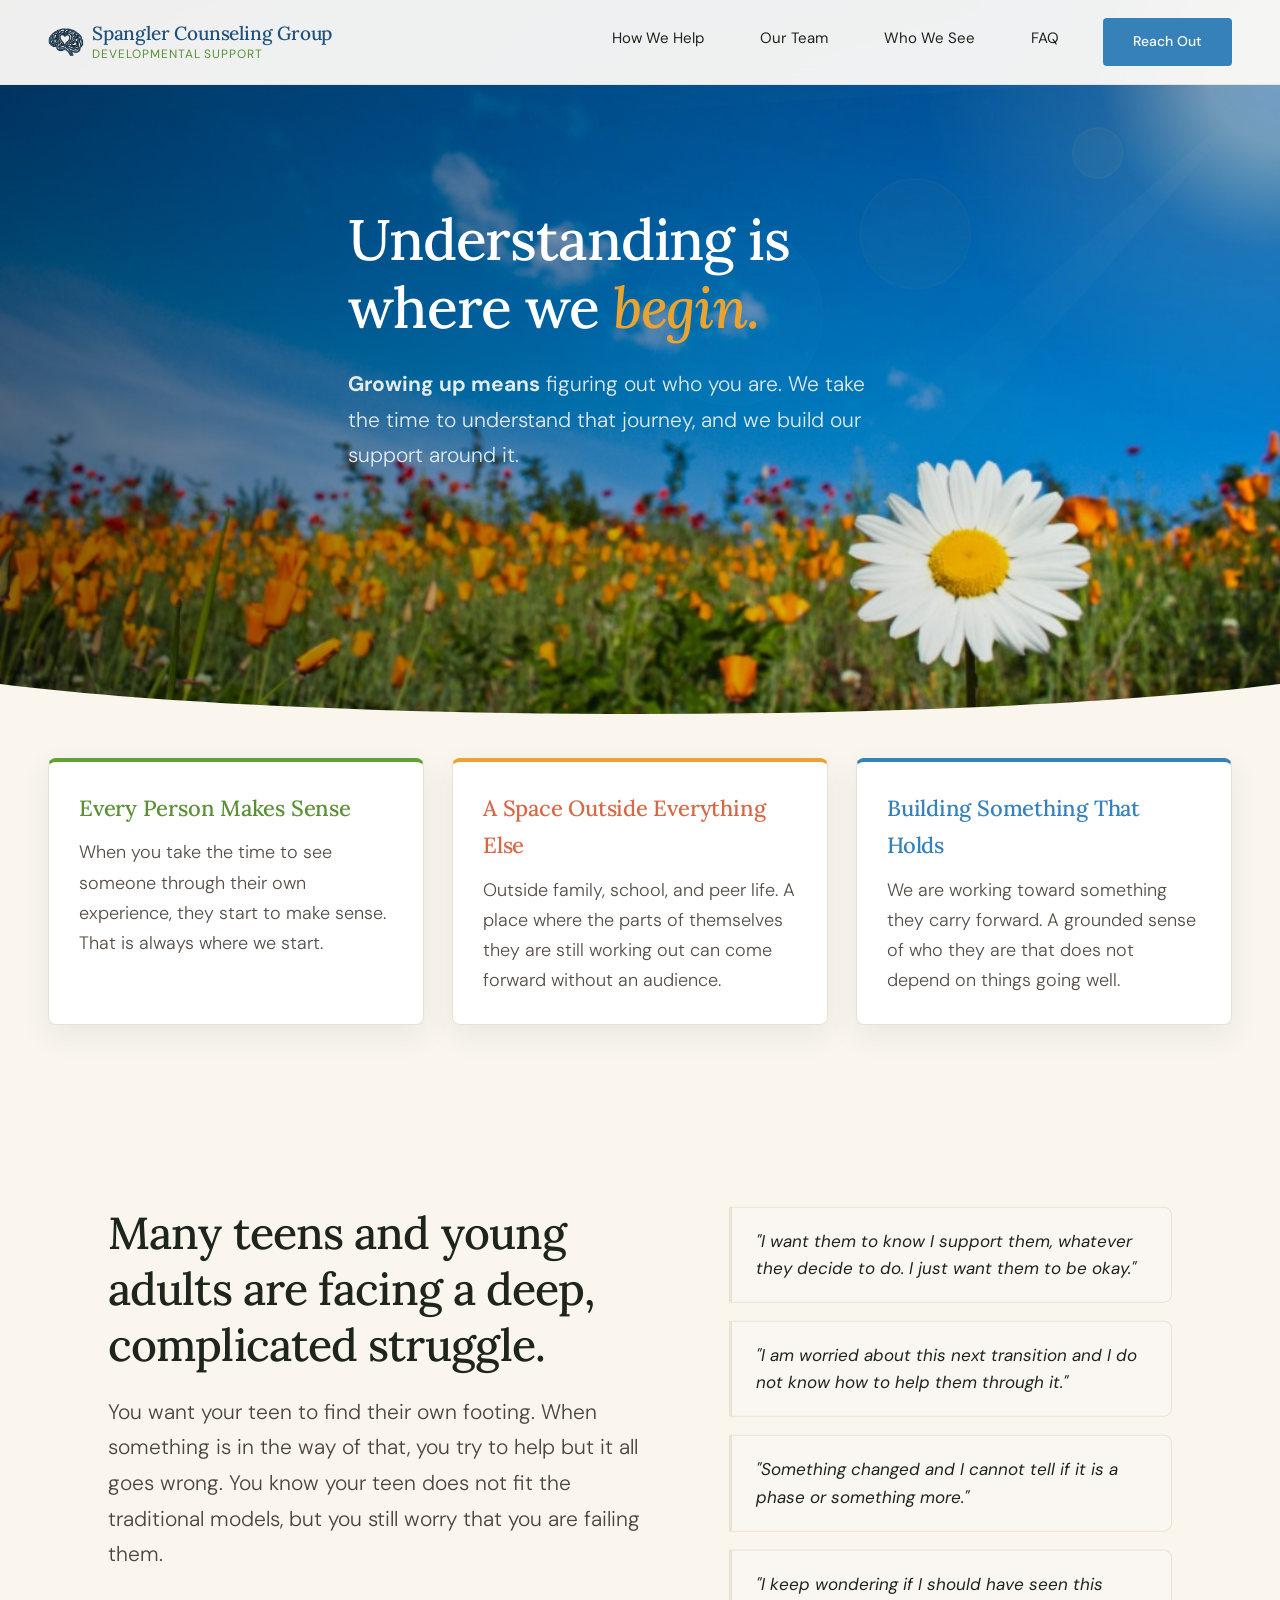
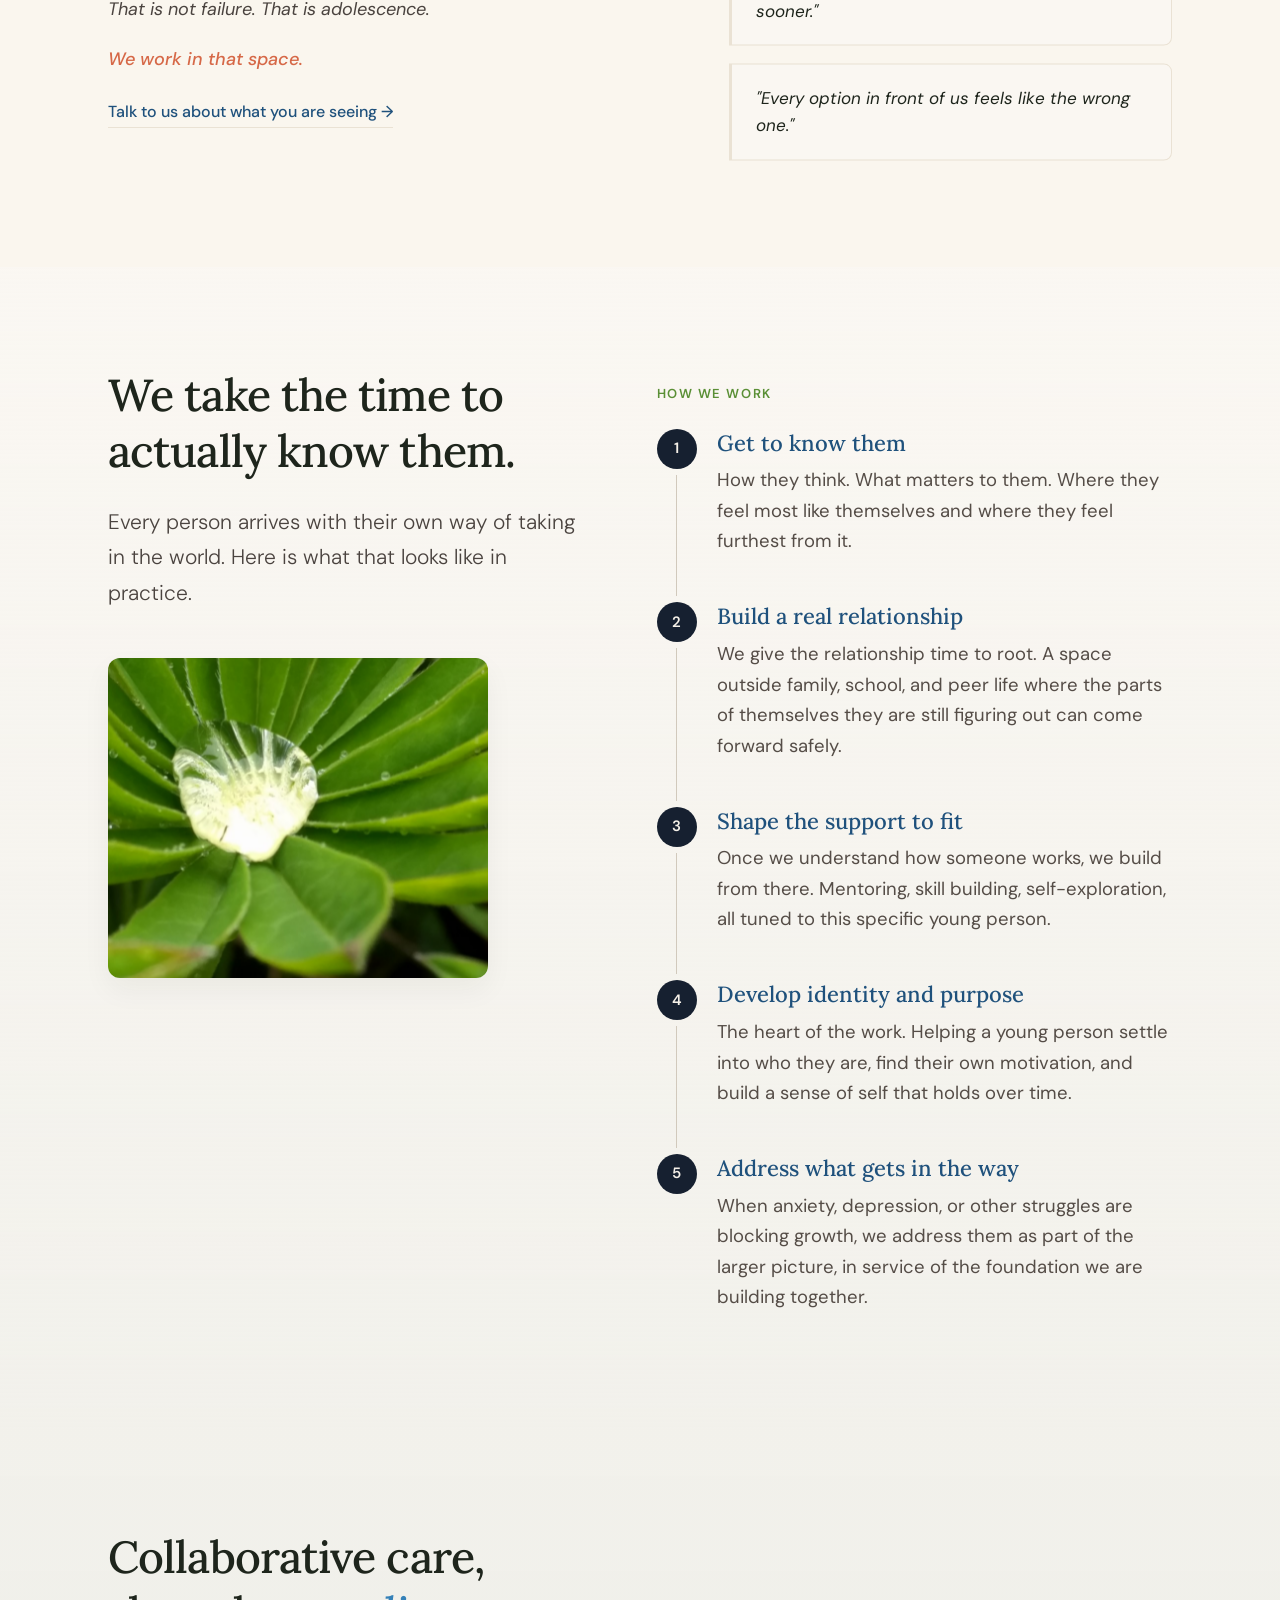
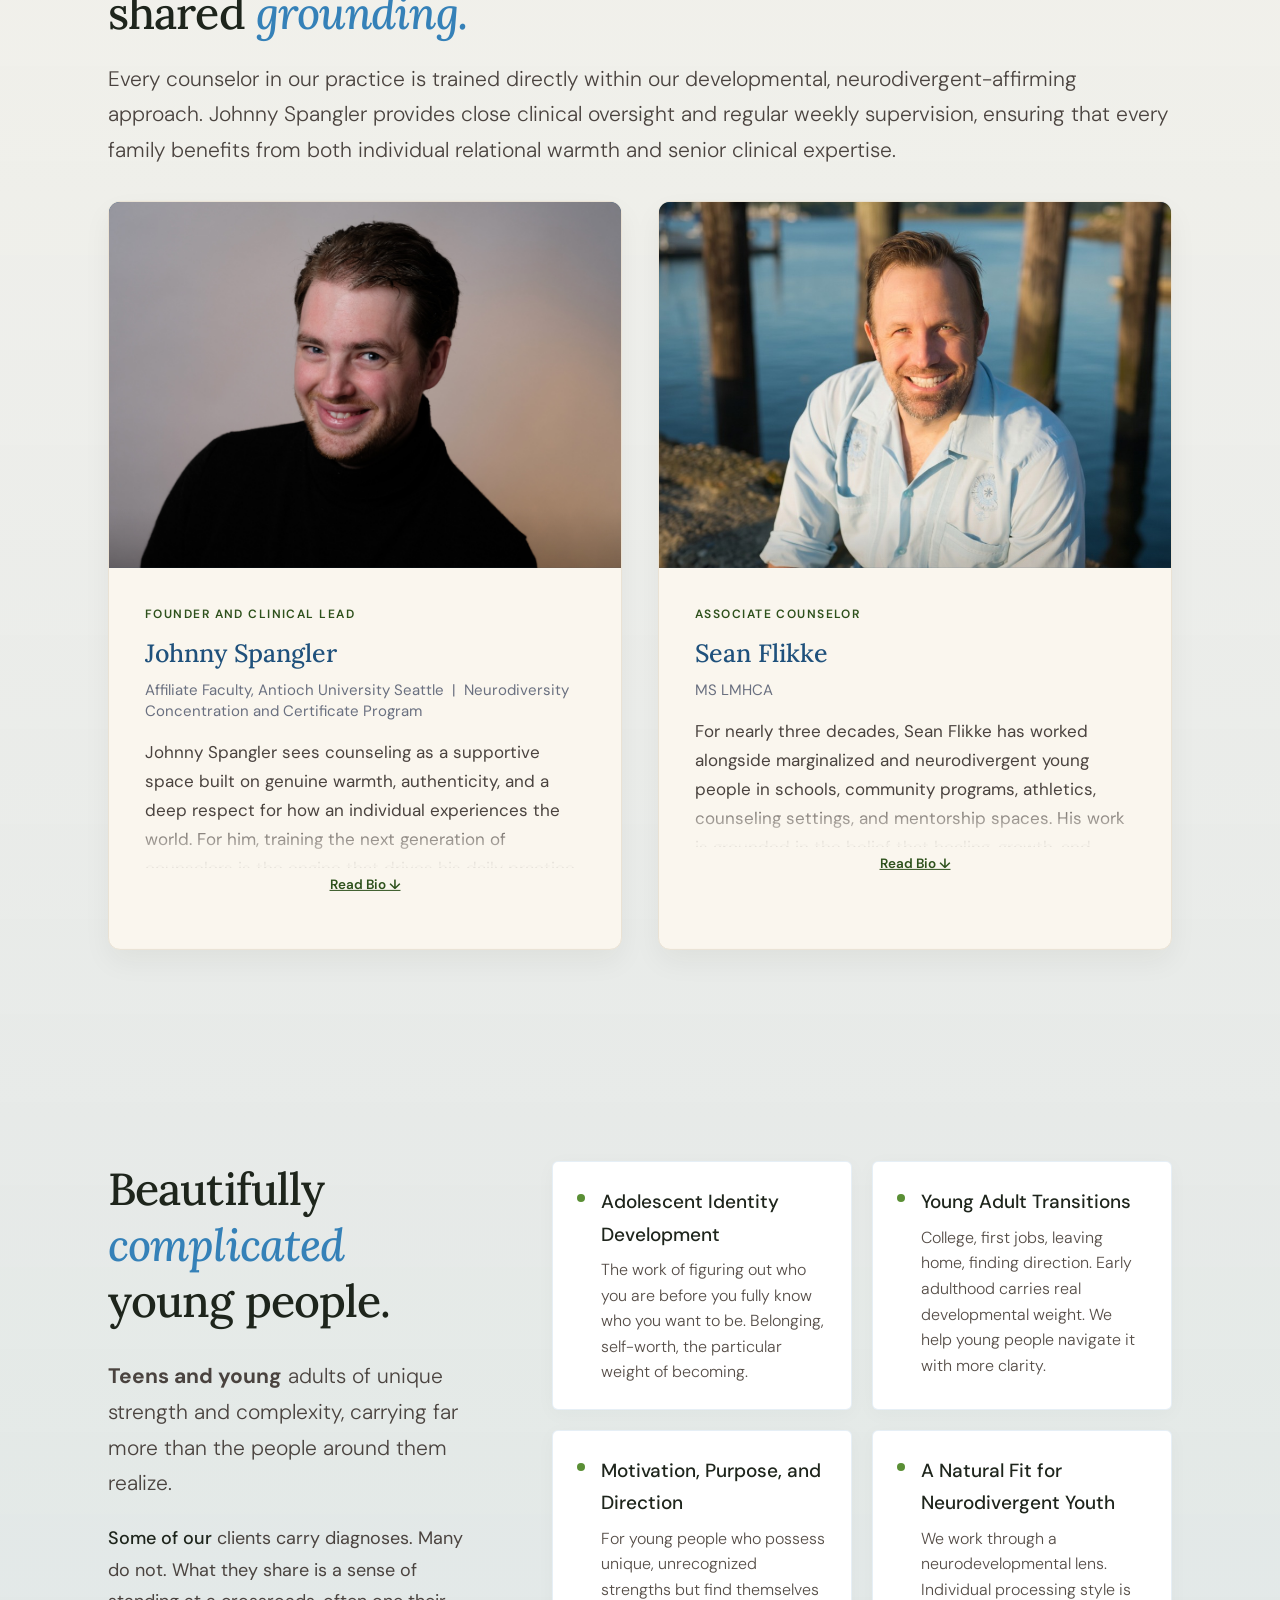
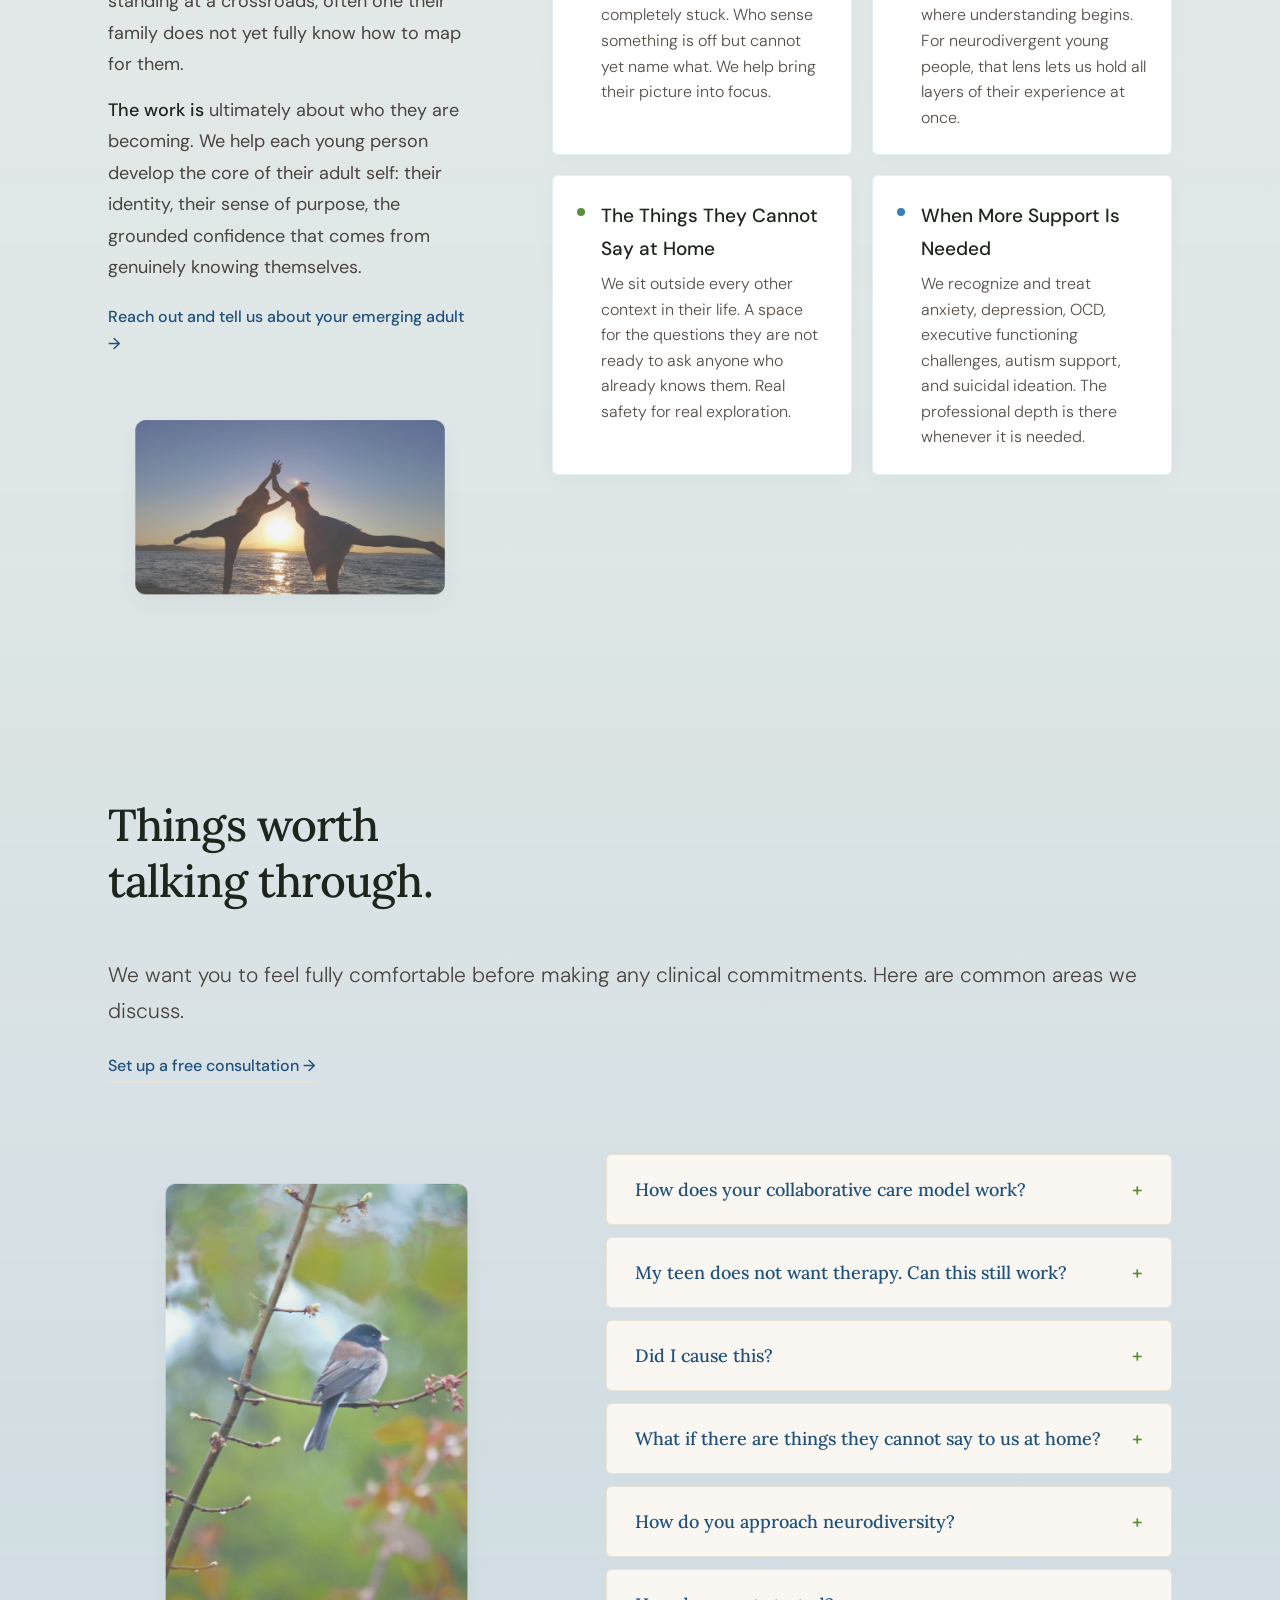
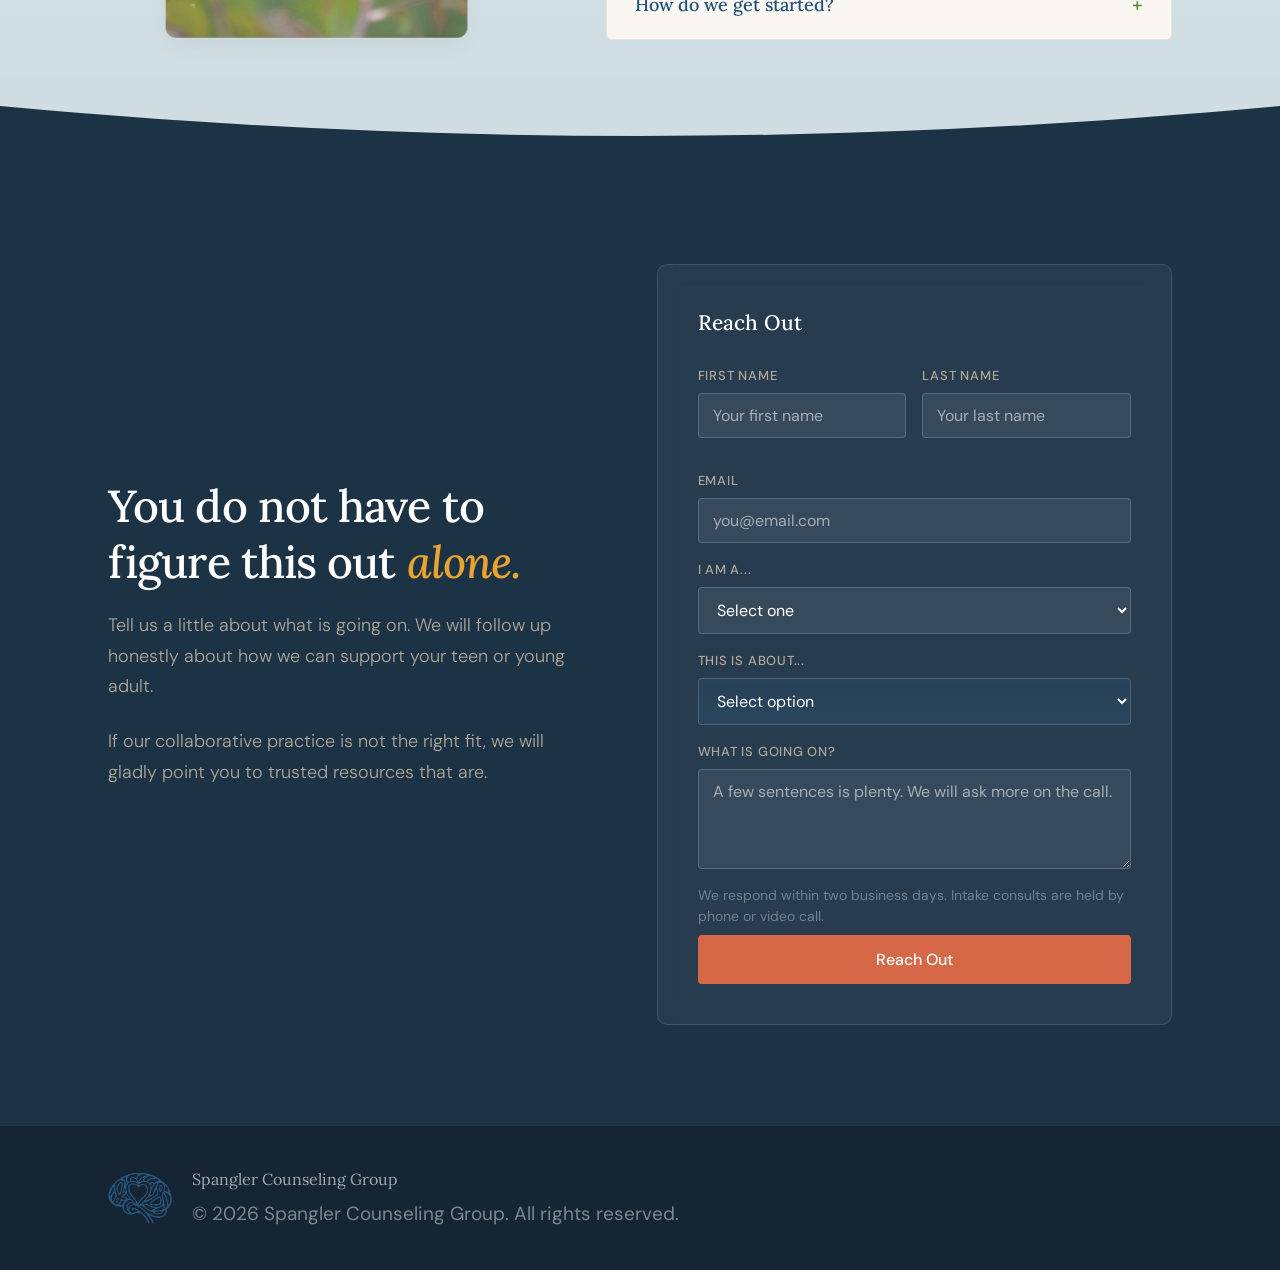
<file: index.html>
<!DOCTYPE html>
<html lang="en">
<head>
<meta charset="UTF-8">
<meta name="viewport" content="width=device-width, initial-scale=1.0">
<title>Spangler Counseling Group | Developmental Support for Teens & Young Adults</title>
<link rel="icon" type="image/png" href="js_logo_transparent.png">
<link href="https://fonts.googleapis.com/css2?family=Lora:ital,wght@0,400;0,500;0,600;1,400;1,500&family=DM+Sans:wght@300;400;500;600&display=swap" rel="stylesheet">
<link rel="stylesheet" href="style.css">
</head>
<body>

<!-- Scroll Progress Bar -->
<div id="scroll-progress" class="scroll-progress-bar mobile-only"></div>

<!-- ─── NAV ─── -->
<nav class="nav-visible">
  <a href="#top" class="nav-mark">
    <img class="nav-logo" src="js_logo_transparent_outlined.png" alt="Spangler Counseling Group Logo">
    <div class="nav-name">Spangler Counseling Group <span>Developmental Support</span></div>
  </a>
  <button class="nav-toggle" aria-label="Toggle Menu">
    <span class="hamburger"></span>
  </button>
  <ul class="nav-links">
    <li><a href="#work">How We Help</a></li>
    <li><a href="#team">Our Team</a></li>
    <li><a href="#who">Who We See</a></li>
    <li><a href="#questions">FAQ</a></li>
    <li><a href="#contact" class="nav-cta">Reach Out</a></li>
  </ul>
</nav>

<!-- ─── HERO ─── -->
<section class="hero" id="top">
  <canvas id="hero-canvas"></canvas>
  <div class="container hero-inner">
    <div class="hero-left">
      <h1 class="hero-h">Understanding is<br>where we <em>begin.</em></h1>
      <p class="hero-sub"><strong>Growing up means</strong> figuring out who you are. We take the time to understand that journey, and we build our support around&nbsp;it.</p>
    </div>
  </div>

  <!-- Wave Separator -->
  <svg class="wave" viewBox="0 0 1440 40" preserveAspectRatio="none" style="position:absolute; bottom:-1.5px; left:0; width:100%; height:40px; display:block; z-index:3;">
    <path d="M0,0 C360,40 1080,40 1440,0 L1440,40 L0,40 Z" fill="var(--cream)"/>
  </svg>
</section>

<!-- ─── FLOATING VALUES SECTION ─── -->
<section class="values-section bg-cream" id="values">
  <div class="container">
    <div class="values-grid">
      <div class="hero-card organic-1 sr">
        <div class="hero-card-label">Every Person Makes Sense</div>
        <p>When you take the time to see someone through their own experience, they start to make sense. That is always where we start.</p>
      </div>
      <div class="hero-card organic-2 sr">
        <div class="hero-card-label">A Space Outside Everything Else</div>
        <p>Outside family, school, and peer life. A place where the parts of themselves they are still working out can come forward without an audience.</p>
      </div>
      <div class="hero-card organic-3 sr">
        <div class="hero-card-label">Building Something That Holds</div>
        <p>We are working toward something they carry forward. A grounded sense of who they are that does not depend on things going well.</p>
      </div>
    </div>
  </div>
</section>

<!-- ─── WHAT PARENTS RECOGNIZE ─── -->
<section class="recognizing bg-cream" id="recognizing">
  <div class="container">
    <div class="consultation-box sr">
      <a href="#contact" class="btn-hero-primary">Schedule a Consultation</a>
    </div>
    <div class="recog-inner">
      <div class="sr">
        <h2 class="section-h">Many teens and young adults are facing a deep, complicated struggle.</h2>
        <div class="text-container">
          <p class="lede">You want your teen to find their own footing. When something is in the way of that, you try to help but it all goes wrong. You know your teen does not fit the traditional models, but you still worry that you are failing them.</p>
          <p class="prose"><em>That is not failure. That is adolescence.</em></p>
          <p class="prose"><em><span style="color: var(--accent-orange); font-weight: 500;">We work in that space.</span></em></p>
          <a href="#contact" class="soft-link" style="margin-top: 8px;">Talk to us about what you are seeing &rarr;</a>
        </div>
      </div>

      <div class="recog-cards sr">
        <div class="recog-card"><p>"I want them to know I support them, whatever they decide to do. I just want them to be okay."</p></div>
        <div class="recog-card"><p>"I am worried about this next transition and I do not know how to help them through it."</p></div>
        <div class="recog-card"><p>"Something changed and I cannot tell if it is a phase or something more."</p></div>
        <div class="recog-card"><p>"I keep wondering if I should have seen this sooner."</p></div>
        <div class="recog-card"><p>"Every option in front of us feels like the wrong one."</p></div>
      </div>

      <!-- Quotes Carousel Dots (Mobile-only) -->
      <div class="carousel-dots mobile-only" id="quote-carousel-dots">
        <span class="dot active" data-index="0"></span>
        <span class="dot" data-index="1"></span>
        <span class="dot" data-index="2"></span>
        <span class="dot" data-index="3"></span>
        <span class="dot" data-index="4"></span>
      </div>
    </div>
  </div>
</section>

<!-- ─── HOW WE HELP ─── -->
<section class="work bg-ivory" id="work">
  <div class="container">
    <div class="work-grid sr">
      <div class="work-left">
        <h2 class="section-h">We take the time to<br>actually know them.</h2>
        <p class="lede" style="margin-bottom: 24px;">Every person arrives with their own way of taking in the world. Here is what that looks like in practice.</p>
        <div class="work-image-parallax-container">
          <div class="work-image-parallax-bg" style="background-image: url('water_drop.jpg');" role="img" aria-label="A water drop sitting perfectly in the center of a green lupine leaf"></div>
        </div>
      </div>

      <div class="work-right">
        <div class="steps-wrap">
          <p class="steps-header">How we work</p>

          <div class="step">
            <div class="step-left"><div class="step-num">1</div><div class="step-line"></div></div>
            <div class="step-body">
              <p class="step-title">Get to know them</p>
              <p class="step-desc">How they think. What matters to them. Where they feel most like themselves and where they feel furthest from it.</p>
            </div>
          </div>

          <div class="step">
            <div class="step-left"><div class="step-num">2</div><div class="step-line"></div></div>
            <div class="step-body">
              <p class="step-title">Build a real relationship</p>
              <p class="step-desc">We give the relationship time to root. A space outside family, school, and peer life where the parts of themselves they are still figuring out can come forward safely.</p>
            </div>
          </div>

          <div class="step">
            <div class="step-left"><div class="step-num">3</div><div class="step-line"></div></div>
            <div class="step-body">
              <p class="step-title">Shape the support to fit</p>
              <p class="step-desc">Once we understand how someone works, we build from there. Mentoring, skill building, self-exploration, all tuned to this specific young person.</p>
            </div>
          </div>

          <div class="step">
            <div class="step-left"><div class="step-num">4</div><div class="step-line"></div></div>
            <div class="step-body">
              <p class="step-title">Develop identity and purpose</p>
              <p class="step-desc">The heart of the work. Helping a young person settle into who they are, find their own motivation, and build a sense of self that holds over time.</p>
            </div>
          </div>

          <div class="step">
            <div class="step-left"><div class="step-num">5</div><div class="step-line"></div></div>
            <div class="step-body">
              <p class="step-title">Address what gets in the way</p>
              <p class="step-desc">When anxiety, depression, or other struggles are blocking growth, we address them as part of the larger picture, in service of the foundation we are building together.</p>
            </div>
          </div>
        </div>
      </div>
    </div>
  </div>
</section>


<!-- ─── MEET THE CLINICAL TEAM ─── -->
<section class="team bg-ivory" id="team">
  <div class="container">
    <div class="team-intro sr">
      <h2 class="section-h">Collaborative care,<br>shared <em>grounding.</em></h2>
      <p class="lede">Every counselor in our practice is trained directly within our developmental, neurodivergent-affirming approach. Johnny Spangler provides close clinical oversight and regular weekly supervision, ensuring that every family benefits from both individual relational warmth and senior clinical expertise.</p>
    </div>

    <div class="team-grid">
      <!-- Lead Clinician: Johnny -->
      <div class="team-card sr">
        <div class="team-photo">
          <img src="profile_johnny_spangler.JPG" alt="Johnny Spangler, MA, LMHC - Founder and Clinical Lead" style="object-position: center 15%;" loading="lazy">
          <div class="team-photo-gradient"></div>
        </div>
        <div class="team-info">
          <div class="team-role">Founder and Clinical Lead</div>
          <h3 class="team-name">Johnny Spangler</h3>
          <div class="team-cred">Affiliate Faculty, Antioch University Seattle &nbsp;|&nbsp; Neurodiversity Concentration and Certificate Program</div>
          <div class="bio-expand-wrap">
            <p class="team-bio">Johnny Spangler sees counseling as a supportive space built on genuine warmth, authenticity, and a deep respect for how an individual experiences the world. For him, training the next generation of counselors is the engine that drives his daily practice. His role as a counselor educator, supervisor, and workshop leader allows him to look at developmental health through a much wider lens. While working directly with clients remains a central part of his practice, these broader educational initiatives provide the precise groundwork for our clinical team.</p>
            <p class="team-bio">This ongoing educational work directly shapes how we approach care at Spangler Counseling Group. Our framework incorporates foundational neuro-affirming practices, but we build upon that standard to recognize the absolute uniqueness of every person's internal reality. We couple this individual focus with a strong understanding of shared human experience. Ultimately, leading these broader projects ensures that our practice remains purposeful, modern, and entirely dedicated to helping individuals trust, navigate, and own their life journeys.</p>
          </div>
          <button class="btn-bio-toggle">Read Bio &darr;</button>
        </div>
      </div>

      <!-- Associate Clinician: Sean -->
      <div class="team-card sr">
        <div class="team-photo">
          <img src="profile_sean_flikke_wide.jpg" alt="Sean Flikke, MS, LMHC-A - Associate Counselor" style="object-position: center 20%;" loading="lazy">
          <div class="team-photo-gradient"></div>
        </div>
        <div class="team-info">
          <div class="team-role">Associate Counselor</div>
          <h3 class="team-name">Sean Flikke</h3>
          <div class="team-cred">MS LMHCA</div>
          <div class="bio-expand-wrap">
            <p class="team-bio">For nearly three decades, Sean Flikke has worked alongside marginalized and neurodivergent young people in schools, community programs, athletics, counseling settings, and mentorship spaces. His work is grounded in the belief that healing, growth, and meaningful change happen through authentic human connection, emotional safety, and relationships built on trust rather than judgment. Sean recently completed his Master of Science in Clinical Rehabilitation and Mental Health Counseling through a CACREP-accredited program at Montana State University Billings and is working toward full licensure as an LMHC-A in Washington State. His clinical experience includes urgent care behavioral health, psycho-social assessment, case management, and counseling support for youth navigating ADHD, autism spectrum disorder, anxiety, emotional regulation challenges, and trauma-related concerns.</p>
            <p class="team-bio">Sean’s counseling philosophy blends person-centered, narrative, and short-term solution-focused approaches with a warm, energetic, and deeply relational style. He believes young people are far more than diagnoses, behaviors, or academic performance, and works collaboratively to help clients identify strengths, reshape personal narratives, and build practical strategies for success in everyday life. Drawing from a lifelong background in education, coaching, creativity, and community leadership, Sean brings a gregarious and artistic presence into his work, using humor, storytelling, curiosity, movement, and genuine engagement to create spaces where young people feel seen, valued, and empowered to grow into fuller versions of themselves.</p>
          </div>
          <button class="btn-bio-toggle">Read Bio &darr;</button>
        </div>
      </div>
    </div>
  </div>
</section>

<!-- ─── WHO WE WORK WITH ─── -->
<section class="who bg-light-blue" id="who">
  <div class="container">
    <div class="who-grid">
      <div class="who-left sr">
        <h2 class="section-h">Beautifully <em>complicated</em> young people.</h2>
        <div class="text-container" style="margin-bottom: 32px;">
          <p class="lede"><strong>Teens and young</strong> adults of unique strength and complexity, carrying far more than the people around them realize.</p>
          <p class="prose"><strong>Some of our</strong> clients carry diagnoses. Many do not. What they share is a sense of standing at a crossroads, often one their family does not yet fully know how to map for them.</p>
          <p class="prose"><strong>The work is</strong> ultimately about who they are becoming. We help each young person develop the core of their adult self: their identity, their sense of purpose, the grounded confidence that comes from genuinely knowing themselves.</p>
          <a href="#contact" class="soft-link" style="margin-top: 12px; margin-bottom: 32px;">Reach out and tell us about your emerging adult &rarr;</a>
        </div>
        
        <div class="who-image-container">
          <img src="sunset_connection.jpg" alt="Two young people silhouetted against a beautiful sunset over the water" class="who-image">
        </div>
      </div>

      <div class="who-right sr">
        <div class="area-list">
          <div class="area-item">
            <div class="area-dot"></div>
            <div>
              <div class="area-title">Adolescent Identity Development</div>
              <div class="area-desc">The work of figuring out who you are before you fully know who you want to be. Belonging, self-worth, the particular weight of becoming.</div>
            </div>
          </div>
          <div class="area-item">
            <div class="area-dot"></div>
            <div>
              <div class="area-title">Young Adult Transitions</div>
              <div class="area-desc">College, first jobs, leaving home, finding direction. Early adulthood carries real developmental weight. We help young people navigate it with more clarity.</div>
            </div>
          </div>
          <div class="area-item">
            <div class="area-dot"></div>
            <div>
              <div class="area-title">Motivation, Purpose, and Direction</div>
              <div class="area-desc">For young people who possess unique, unrecognized strengths but find themselves completely stuck. Who sense something is off but cannot yet name what. We help bring their picture into focus.</div>
            </div>
          </div>
          <div class="area-item">
            <div class="area-dot"></div>
            <div>
              <div class="area-title">A Natural Fit for Neurodivergent Youth</div>
              <div class="area-desc">We work through a neurodevelopmental lens. Individual processing style is where understanding begins. For neurodivergent young people, that lens lets us hold all layers of their experience at once.</div>
            </div>
          </div>
          <div class="area-item">
            <div class="area-dot"></div>
            <div>
              <div class="area-title">The Things They Cannot Say at Home</div>
              <div class="area-desc">We sit outside every other context in their life. A space for the questions they are not ready to ask anyone who already knows them. Real safety for real exploration.</div>
            </div>
          </div>
          <div class="area-item">
            <div class="area-dot blue"></div>
            <div>
              <div class="area-title">When More Support Is Needed</div>
              <div class="area-desc">We recognize and treat anxiety, depression, OCD, executive functioning challenges, autism support, and suicidal ideation. The professional depth is there whenever it is needed.</div>
            </div>
          </div>
        </div>
      </div>
    </div>
  </div>
</section>


<!-- ─── FAQ ─── -->
<section class="faq bg-cream" id="questions">
  <div class="container">
    <div class="faq-intro sr">
      <div class="faq-intro-header">
        <div class="faq-intro-text">
          <h2 class="section-h">Things worth<br>talking through.</h2>
        </div>
        <div class="faq-image-container faq-mobile-image">
          <img src="bird_branch.jpg" alt="A beautiful bird perched on a budding branch with a soft green forest background" class="faq-image">
        </div>
      </div>
      <p class="lede" style="margin-bottom: 24px;">We want you to feel fully comfortable before making any clinical commitments. Here are common areas we discuss.</p>
      <a href="#contact" class="soft-link" style="margin-bottom: 48px;">Set up a free consultation &rarr;</a>
    </div>

    <div class="faq-grid">
      <div class="faq-left sr faq-desktop-image">
        <div class="faq-image-container">
          <img src="bird_branch.jpg" alt="A beautiful bird perched on a budding branch with a soft green forest background" class="faq-image">
        </div>
      </div>

      <div class="faq-list sr">
        <div class="faq-item">
          <button class="faq-q" aria-expanded="false">How does your collaborative care model work?</button>
          <div class="faq-a">
            Johnny Spangler, our Founder, acts as the Clinical Director and supervisor. He actively coordinates on case planning and hosts weekly clinical supervision. This means your teen receives dedicated relational focus while being backed by extensive clinical expertise.
          </div>
        </div>

        <div class="faq-item">
          <button class="faq-q" aria-expanded="false">My teen does not want therapy. Can this still work?</button>
          <div class="faq-a">
            Often, yes. Most teens resist being evaluated or "fixed." We specialize in setting a warm, non-judgmental atmosphere outside the pressure of family or school dynamics, helping them feel met on their own terms. This usually melts therapeutic resistance quickly.
          </div>
        </div>

        <div class="faq-item">
          <button class="faq-q" aria-expanded="false">Did I cause this?</button>
          <div class="faq-a">
            Almost never in the way you fear. Young people usually struggle because of a friction mismatch between their specific developmental path and the complex environments around them. Asking the question simply highlights how deeply you care.
          </div>
        </div>

        <div class="faq-item">
          <button class="faq-q" aria-expanded="false">What if there are things they cannot say to us at home?</button>
          <div class="faq-a">
            That is a natural, healthy milestone of adolescent development. Developing an independent inner life is healthy. We offer a secure, objective container outside the home where they can explore hard questions safely, bringing clarity back to their relationship with you.
          </div>
        </div>

        <div class="faq-item">
          <button class="faq-q" aria-expanded="false">How do you approach neurodiversity?</button>
          <div class="faq-a">
            We work through a strictly neurodiversity-affirming lens. Whether carrying a diagnosis (ADHD, Autism, Executive Dysfunction) or navigating general learning/processing differences, we focus on identifying their specific processing profile and building tailored skills rather than attempting to enforce behavioral assimilation.
          </div>
        </div>

        <div class="faq-item">
          <button class="faq-q" aria-expanded="false">How do we get started?</button>
          <div class="faq-a">
            A simple consultation call. It is a warm, low-pressure conversation to discuss your teenager's or emerging adult's background, explain our fit, and connect you with a clinician if appropriate.
          </div>
        </div>
      </div>
    </div>
  </div>
  <div class="bottom-transition-wave">
    <svg viewBox="0 0 1440 60" preserveAspectRatio="none" style="width: 100%; height: 60px; display: block;">
      <path d="M0,0 Q720,60 1440,0 L1440,60 L0,60 Z" fill="#1C3245" />
    </svg>
  </div>
</section>

<!-- ─── CONTACT FORM ─── -->
<section class="contact" id="contact">
  <div class="container">
    <div class="contact-inner">
      <div class="contact-left sr">
        <h2 class="section-h light">You do not have to<br>figure this out <em>alone.</em></h2>
        <p class="contact-body">Tell us a little about what is going on. We will follow up honestly about how we can support your teen or young adult.</p>
        <p class="contact-body">If our collaborative practice is not the right fit, we will gladly point you to trusted resources that are.</p>
      </div>

      <form class="contact-form sr" id="scg-contact-form" method="POST" action="https://script.google.com/macros/s/AKfycbzWDhfYhBp_wqY8pS34EWLqQmq2_DiiFU0PKb_RvD40ob7PkkZTkLEq3wqzoT3qkLE/exec" target="hidden_iframe">
        <iframe name="hidden_iframe" id="hidden_iframe" style="display:none;"></iframe>
        <h3 class="form-title">Reach Out</h3>
        
        <div class="form-row">
          <div class="form-group">
            <label for="fname">First Name</label>
            <input type="text" id="fname" name="fname" placeholder="Your first name" required>
          </div>
          <div class="form-group">
            <label for="lname">Last Name</label>
            <input type="text" id="lname" name="lname" placeholder="Your last name" required>
          </div>
        </div>

        <div class="form-group">
          <label for="email">Email</label>
          <input type="email" id="email" name="email" placeholder="you@email.com" required>
        </div>

        <div class="form-group">
          <label for="role">I am a...</label>
          <select id="role" name="role" required>
            <option value="" disabled selected>Select one</option>
            <option value="parent">Parent or Guardian</option>
            <option value="provider">Referring Therapist / Psychiatrist</option>
            <option value="school">School Psychologist / Educator</option>
            <option value="client">Young Adult (18+)</option>
          </select>
        </div>

        <div class="form-group">
          <label for="who">This is about...</label>
          <select id="who" name="who">
            <option value="" disabled selected>Select option</option>
            <option>My Teenager (13-17)</option>
            <option>My Young Adult (18-25)</option>
            <option>Myself (18+)</option>
            <option>Professional referral collaboration</option>
          </select>
        </div>

        <div class="form-group">
          <label for="message">What is going on?</label>
          <textarea id="message" name="message" placeholder="A few sentences is plenty. We will ask more on the call." required></textarea>
        </div>

        <p class="form-note">We respond within two business days. Intake consults are held by phone or video call.</p>
        <button class="btn-form" type="submit">Reach Out</button>
      </form>
    </div>
  </div>
</section>

<!-- ─── FOOTER ─── -->
<footer>
  <div class="container">
    <div class="footer-inner">
      <div class="footer-left">
        <img src="js_logo_transparent_small.png" alt="Spangler Counseling Group Logo" style="height: 52px; width: auto; opacity: 0.85;">
        <div>
          <div style="font-family:'Lora',serif;font-size:16px;color:rgba(255,255,255,0.6);margin-bottom:4px;">Spangler Counseling Group</div>
          &copy; 2026 Spangler Counseling Group. All rights reserved.
        </div>
      </div>
    </div>
  </div>
<!-- Mobile Bottom Navigation Bar -->
<nav class="bottom-nav mobile-only" aria-label="Mobile Navigation">
  <a href="#top" class="bottom-nav-item active" data-section="top">
    <span class="bottom-nav-icon" aria-hidden="true">⌂</span>
    <span class="bottom-nav-label">Home</span>
  </a>
  <a href="#work" class="bottom-nav-item" data-section="work">
    <span class="bottom-nav-icon" aria-hidden="true">☼</span>
    <span class="bottom-nav-label">Approach</span>
  </a>
  <a href="#team" class="bottom-nav-item" data-section="team">
    <span class="bottom-nav-icon" aria-hidden="true">☺</span>
    <span class="bottom-nav-label">Team</span>
  </a>
  <a href="#who" class="bottom-nav-item" data-section="who">
    <span class="bottom-nav-icon" aria-hidden="true">✦</span>
    <span class="bottom-nav-label">Specialties</span>
  </a>
  <a href="#contact" class="bottom-nav-item" data-section="contact">
    <span class="bottom-nav-icon" aria-hidden="true">✉</span>
    <span class="bottom-nav-label">Contact</span>
  </a>
</nav>

<script>
{
  const baseConfig = {
    xShift: 1.0,
    yShift: 0.1,
    brightness: 6.0,
    showHalo: false,
    rayOpacity: 0.4,
    circleOpacity: 0.5
  };

  window.flareConfig = new Proxy(baseConfig, {
    set(target, prop, val) {
      target[prop] = val;
      if (window.triggerFlareRedraw) {
        window.triggerFlareRedraw();
      }
      return true;
    },
    get(target, prop) {
      return target[prop];
    }
  });
}

function makeFlare(canvas) {
  const ctx = canvas.getContext('2d');
  
  let scrollY = window.scrollY;
  
  function resize() {
    canvas.width = canvas.offsetWidth;
    canvas.height = canvas.offsetHeight;
    
    // Responsive sun flare settings based on screen width
    if (window.innerWidth < 960) {
      if (window.flareConfig.xShift !== 1 || window.flareConfig.circleOpacity !== 0.6) {
        Object.assign(window.flareConfig, {
          brightness: 6,
          rayOpacity: 0.4,
          showHalo: false,
          xShift: 1,
          yShift: 0.15,
          circleOpacity: 0.6
        });
      }
    } else {
      if (window.flareConfig.xShift !== 1.0 || window.flareConfig.circleOpacity !== 0.5) {
        Object.assign(window.flareConfig, {
          brightness: 6.0,
          rayOpacity: 0.4,
          showHalo: false,
          xShift: 1.0,
          yShift: 0.1,
          circleOpacity: 0.5
        });
      }
    }
    
    draw();
  }
  
  window.triggerFlareRedraw = draw;
  
  window.addEventListener('resize', resize);
  window.addEventListener('scroll', () => {
    scrollY = window.scrollY;
    draw();
  }, { passive: true });

  const ripples = [];
  let rippleAnimFrameId = null;

  function addRipple(clientX, clientY) {
    const rect = canvas.getBoundingClientRect();
    const x = clientX - rect.left;
    const y = clientY - rect.top;
    
    if (x >= 0 && x <= rect.width && y >= 0 && y <= rect.height) {
      ripples.push({
        x: x * (canvas.width / rect.width),
        y: y * (canvas.height / rect.height),
        radius: 0,
        maxRadius: Math.min(canvas.width, canvas.height) * 0.25,
        opacity: 0.3,
        speed: 2.5
      });

      if (!rippleAnimFrameId) {
        tickRipples();
      }
    }
  }

  function tickRipples() {
    if (ripples.length === 0) {
      rippleAnimFrameId = null;
      return;
    }

    for (let i = ripples.length - 1; i >= 0; i--) {
      const r = ripples[i];
      r.radius += r.speed;
      r.opacity = 0.3 * (1 - r.radius / r.maxRadius);
      if (r.radius >= r.maxRadius) {
        ripples.splice(i, 1);
      }
    }

    draw();

    rippleAnimFrameId = requestAnimationFrame(tickRipples);
  }

  // Bind touch and mouse events to the parent hero section #top
  const heroSection = document.getElementById('top');
  if (heroSection) {
    heroSection.addEventListener('touchstart', (e) => {
      if (e.touches.length > 0) {
        const touch = e.touches[0];
        addRipple(touch.clientX, touch.clientY);
      }
    }, { passive: true });

    heroSection.addEventListener('touchmove', (e) => {
      if (e.touches.length > 0) {
        const touch = e.touches[0];
        if (Math.random() < 0.15) {
          addRipple(touch.clientX, touch.clientY);
        }
      }
    }, { passive: true });

    heroSection.addEventListener('mousedown', (e) => {
      addRipple(e.clientX, e.clientY);
    });
  }

  function draw() {
    const w = canvas.width;
    const h = canvas.height;
    if (w === 0 || h === 0) return;
    
    ctx.clearRect(0, 0, w, h);
    
    const b = (window.flareConfig && typeof window.flareConfig.brightness === 'number') ? window.flareConfig.brightness : 1.0;
    const showHalo = !window.flareConfig || window.flareConfig.showHalo !== false;
    const r = (window.flareConfig && typeof window.flareConfig.rayOpacity === 'number') ? window.flareConfig.rayOpacity : 0.35;
    const c = (window.flareConfig && typeof window.flareConfig.circleOpacity === 'number') ? window.flareConfig.circleOpacity : 0.35;
    
    // Flare origin (main sun glow on the right)
    // Starts at 25% height, moves down as we scroll
    const startY = h * ((window.flareConfig && typeof window.flareConfig.yShift === 'number') ? window.flareConfig.yShift : 0.25);
    const flareY = startY + scrollY * 0.35;
    const flareX = w * ((window.flareConfig && typeof window.flareConfig.xShift === 'number') ? window.flareConfig.xShift : 0.96); // position controllable in console
    
    // Axis vector (from flare origin to bottom left corner)
    const targetX = w * 0.05;
    const targetY = h * 0.85 + scrollY * 0.1;
    
    const dx = targetX - flareX;
    const dy = targetY - flareY;
    
    // 1. Draw Main Light Source (Sun Glow)
    const glowRadius = Math.min(w, h) * 0.5;
    const glow = ctx.createRadialGradient(flareX, flareY, 0, flareX, flareY, glowRadius);
    glow.addColorStop(0, `rgba(255, 253, 245, ${Math.min(1, 0.33 * b)})`);
    glow.addColorStop(0.2, `rgba(255, 240, 210, ${Math.min(1, 0.165 * b)})`);
    glow.addColorStop(0.5, `rgba(255, 225, 180, ${Math.min(1, 0.044 * b)})`);
    glow.addColorStop(1, 'rgba(255, 225, 180, 0)');
    
    ctx.fillStyle = glow;
    ctx.beginPath();
    ctx.arc(flareX, flareY, glowRadius, 0, Math.PI * 2);
    ctx.fill();
    
    // 2. Draw Lens Halo (Subtle wide ring around main light)
    if (showHalo) {
      ctx.beginPath();
      ctx.arc(flareX, flareY, glowRadius * 0.8, 0, Math.PI * 2);
      ctx.strokeStyle = `rgba(255, 235, 200, ${Math.min(1, 0.022 * b)})`;
      ctx.lineWidth = 15;
      ctx.stroke();
    }
    
    // 3. Draw Parallax Flare Rings/Circles along the axis
    // Each element shifts at a slightly different rate based on scroll
    const flares = [
      { dist: 0.15, size: 25, color: '255,200,100', op: 0.033, speed: 0.85 },
      { dist: 0.30, size: 55, color: '245,176,65',  op: 0.022, speed: 0.70 },
      { dist: 0.45, size: 90, color: '100,200,255', op: 0.0165, speed: 0.55 } // blue ring
    ];
    
    flares.forEach(f => {
      // Position shifts along the axis. The scroll shifts them dynamically
      const shift = (scrollY * 0.008) * (f.speed - 0.5);
      const currentDist = f.dist + shift;
      
      const fx = flareX + dx * currentDist;
      const fy = flareY + dy * currentDist;
      
      // Draw Flare Circle Fill
      ctx.beginPath();
      ctx.arc(fx, fy, f.size, 0, Math.PI * 2);
      ctx.fillStyle = `rgba(${f.color}, ${Math.min(1, f.op * b * c)})`;
      ctx.fill();
      
      // Draw Flare Circle Border (soft ring)
      ctx.beginPath();
      ctx.arc(fx, fy, f.size, 0, Math.PI * 2);
      ctx.strokeStyle = `rgba(${f.color}, ${Math.min(1, f.op * 1.5 * b * c)})`;
      ctx.lineWidth = 1.5;
      ctx.stroke();
    });
    
    // 4. Subtle rays emanating from the right sun glow
    ctx.save();
    ctx.translate(flareX, flareY);
    ctx.rotate(scrollY * 0.0002); // very slow ray rotation as we scroll
    
    const rayCount = 5;
    for (let i = 0; i < rayCount; i++) {
      const angle = Math.PI + (i * Math.PI / 4) - Math.PI / 4;
      const rayGlow = ctx.createLinearGradient(0, 0, Math.cos(angle) * w * 0.6, Math.sin(angle) * w * 0.6);
      rayGlow.addColorStop(0, `rgba(255, 245, 220, ${Math.min(1, 0.066 * b * r)})`);
      rayGlow.addColorStop(0.3, `rgba(255, 245, 220, ${Math.min(1, 0.022 * b * r)})`);
      rayGlow.addColorStop(1, 'rgba(255, 245, 220, 0)');
      
      ctx.beginPath();
      ctx.moveTo(0, 0);
      ctx.arc(0, 0, w * 0.6, angle - 0.06, angle + 0.06);
      ctx.closePath();
      ctx.fillStyle = rayGlow;
      ctx.fill();
    }
    ctx.restore();

    // 5. Draw Active Ripples
    ripples.forEach(ripple => {
      ctx.beginPath();
      ctx.arc(ripple.x, ripple.y, ripple.radius, 0, Math.PI * 2);
      ctx.strokeStyle = `rgba(255, 255, 255, ${ripple.opacity})`;
      ctx.lineWidth = 2.0;
      ctx.stroke();
      
      const rippleGlow = ctx.createRadialGradient(ripple.x, ripple.y, 0, ripple.x, ripple.y, ripple.radius);
      rippleGlow.addColorStop(0, 'rgba(255, 255, 255, 0)');
      rippleGlow.addColorStop(0.8, `rgba(255, 255, 255, ${ripple.opacity * 0.15})`);
      rippleGlow.addColorStop(1, `rgba(255, 255, 255, ${ripple.opacity * 0.3})`);
      ctx.fillStyle = rippleGlow;
      ctx.beginPath();
      ctx.arc(ripple.x, ripple.y, ripple.radius, 0, Math.PI * 2);
      ctx.fill();
    });
  }
  
  resize();
}

makeFlare(document.getElementById('hero-canvas'));

// Scroll Reveal (applied to general sections, not hero cards on mobile)
const obs = new IntersectionObserver(es => {
  es.forEach(e => {
    if (window.innerWidth < 768 && e.target.classList.contains('hero-card')) return;
    if (e.isIntersecting) e.target.classList.remove('off');
  });
}, { threshold: 0.04, rootMargin: '0px 0px 40px 0px' });

document.querySelectorAll('.sr').forEach(el => {
  if (window.innerWidth < 768 && el.classList.contains('hero-card')) return;
  if (el.getBoundingClientRect().top > window.innerHeight + 40) el.classList.add('off');
  obs.observe(el);
});

// Mobile navigation toggle
const navToggle = document.querySelector('.nav-toggle');
const navLinks = document.querySelector('.nav-links');
if (navToggle && navLinks) {
  navToggle.addEventListener('click', () => {
    navToggle.classList.toggle('active');
    navLinks.classList.toggle('active');
  });
  
  // Close menu when clicking a link on mobile
  navLinks.querySelectorAll('a').forEach(link => {
    link.addEventListener('click', () => {
      navToggle.classList.remove('active');
      navLinks.classList.remove('active');
    });
  });
}

// Smart disappearing/reappearing navigation bar (Header auto-hide on scroll)
function initSmartNavbar() {
  const nav = document.querySelector('nav');
  if (!nav) return;

  // Initialize visible state
  nav.classList.add('nav-visible');

  let lastScrollY = window.scrollY;
  const threshold = 10;

  window.addEventListener('scroll', () => {
    const currentScrollY = window.scrollY;

    // Always show at the top of the page
    if (currentScrollY <= 50) {
      nav.classList.add('nav-visible');
      lastScrollY = currentScrollY;
      return;
    }

    if (Math.abs(currentScrollY - lastScrollY) < threshold) return;
    if (navLinks && navLinks.classList.contains('active')) return;

    if (currentScrollY > lastScrollY) {
      nav.classList.remove('nav-visible');
    } else {
      nav.classList.add('nav-visible');
    }

    lastScrollY = currentScrollY;
  }, { passive: true });
}

// Mobile Card Scroll Fades
function initScrollCardFades() {
  const cards = document.querySelectorAll('.hero-card');
  if (!cards.length) return;

  function updateCardFades() {
    const isMobile = window.innerWidth < 768;
    const H = window.innerHeight;

    const bottomFadeStart = H;
    const bottomFadeEnd = (2 * H) / 3;
    const topFadeStart = H / 3;
    const topFadeEnd = -50;

    cards.forEach(card => {
      if (!isMobile) {
        card.style.opacity = '';
        card.style.transform = '';
        card.classList.remove('off');
        return;
      }

      const rect = card.getBoundingClientRect();

      let bottomFadeFactor = 1;
      if (rect.top >= bottomFadeStart) {
        bottomFadeFactor = 0;
      } else if (rect.top > bottomFadeEnd) {
        bottomFadeFactor = (bottomFadeStart - rect.top) / (bottomFadeStart - bottomFadeEnd);
      }

      let opacity = bottomFadeFactor;
      opacity = Math.max(0, Math.min(1, opacity));

      const scale = 0.95 + 0.05 * opacity;

      card.style.opacity = opacity;
      card.style.transform = `scale(${scale})`;
    });
  }

  window.addEventListener('scroll', updateCardFades, { passive: true });
  window.addEventListener('resize', updateCardFades);
  updateCardFades();
}

// FAQ accordion logic
document.querySelectorAll('.faq-item').forEach(item => {
  const question = item.querySelector('.faq-q');
  question.addEventListener('click', () => {
    const activeItem = document.querySelector('.faq-item.active');
    if (activeItem && activeItem !== item) {
      activeItem.classList.remove('active');
      activeItem.querySelector('.faq-q').setAttribute('aria-expanded', 'false');
    }
    const isActive = item.classList.toggle('active');
    question.setAttribute('aria-expanded', isActive ? 'true' : 'false');
  });
});

// Premium Form Submission Handling via Hidden Iframe (Timed Transition)
const contactForm = document.getElementById('scg-contact-form');
if (contactForm) {
  contactForm.addEventListener('submit', function(e) {
    const form = this;
    const btn = form.querySelector('.btn-form');
    
    btn.disabled = true;
    btn.textContent = 'Reaching Out...';
    btn.style.opacity = '0.7';

    setTimeout(function() {
      form.innerHTML = `
        <div role="alert" style="text-align: center; padding: 40px 10px; color: #fff; display: flex; flex-direction: column; align-items: center; justify-content: center; min-height: 380px; animation: fadeIn 0.4s ease-out;">
          <svg style="width: 64px; height: 64px; margin-bottom: 24px; color: var(--sage-m);" fill="none" stroke="currentColor" viewBox="0 0 24 24" xmlns="http://www.w3.org/2000/svg">
            <path stroke-linecap="round" stroke-linejoin="round" stroke-width="1.5" d="M9 12l2 2 4-4m6 2a9 9 0 11-18 0 9 9 0 0118 0z"></path>
          </svg>
          <h3 style="font-family: 'Lora', serif; font-size: 26px; font-weight: 500; margin-bottom: 16px;">Thank You</h3>
          <p style="font-size: 15px; line-height: 1.7; color: var(--chalk-d); max-width: 320px; margin-bottom: 8px;">We have received your inquiry. We will reach out to you within two business days.</p>
        </div>
      `;
    }, 1500);
  });
}

// Smooth scroll parallax floating for paragraph and card elements
function initScrollFloat() {
  const floaters = document.querySelectorAll('.prose, .lede, .recog-card, .team-card');
  if (!floaters.length) return;

  function updateFloat() {
    const viewHeight = window.innerHeight;
    floaters.forEach(el => {
      const rect = el.getBoundingClientRect();
      if (rect.top < viewHeight && rect.bottom > 0) {
        const progress = (rect.top + rect.height / 2) / viewHeight;
        const yOffset = (progress - 0.5) * -16;
        
        el.style.transform = `translateY(${yOffset}px)`;
        el.style.transition = 'transform 0.15s cubic-bezier(0.1, 0.8, 0.3, 1)';
      }
    });
    requestAnimationFrame(updateFloat);
  }
  
  requestAnimationFrame(updateFloat);
}

// Step scroll active reveal animation
function initStepsReveal() {
  const steps = document.querySelectorAll('.step');
  if (!steps.length) return;

  const observer = new IntersectionObserver(entries => {
    entries.forEach(entry => {
      if (entry.isIntersecting) {
        entry.target.classList.add('active');
      }
    });
  }, {
    threshold: 0.1,
    rootMargin: '0px 0px -12% 0px'
  });

  steps.forEach(step => {
    observer.observe(step);
  });
}

// Responsive image scroll scale reveal
function initImageScrollScale() {
  const images = document.querySelectorAll('.work-image-container, .who-image-container, .faq-image-container');
  if (!images.length) return;

  function updateImageScales() {
    const H = window.innerHeight;

    images.forEach(container => {
      const rect = container.getBoundingClientRect();

      // If the image is completely below the viewport, keep it small, translated down, and translucent
      if (rect.top >= H) {
        container.style.transform = 'scale(0.85) translateY(15px)';
        container.style.opacity = '0.7';
        return;
      }

      // If the image is completely above the viewport, keep it full scale
      if (rect.bottom <= 0) {
        container.style.transform = 'scale(1) translateY(0px)';
        container.style.opacity = '1';
        return;
      }

      // Calculate entry progress from the bottom (grows as it moves up from H)
      // Hits full size by the time it is 75% height up the screen (fully on screen)
      const startPos = H;
      const endPos = H * 0.75;

      let progress = 0;
      if (rect.top <= endPos) {
        progress = 1;
      } else if (rect.top < startPos) {
        progress = (startPos - rect.top) / (startPos - endPos);
      }

      const scale = 0.85 + 0.15 * progress;
      const opacity = 0.7 + 0.3 * progress;
      const translateY = 15 * (1 - progress);

      container.style.transform = `scale(${scale}) translateY(${translateY}px)`;
      container.style.opacity = opacity;
      container.style.transition = 'transform 0.2s cubic-bezier(0.1, 0.8, 0.3, 1), opacity 0.2s ease-out';
    });
  }

  window.addEventListener('scroll', updateImageScales, { passive: true });
  window.addEventListener('resize', updateImageScales);
  updateImageScales();
}

// Mobile Clinician Expandable Bios
function initExpandableBios() {
  const cards = document.querySelectorAll('.team-card');
  if (!cards.length) return;

  cards.forEach(card => {
    const toggleBtn = card.querySelector('.btn-bio-toggle');
    if (!toggleBtn) return;

    toggleBtn.addEventListener('click', () => {
      const isExpanded = card.classList.toggle('expanded');
      
      if (isExpanded) {
        toggleBtn.textContent = 'Hide Bio \u2191';
      } else {
        toggleBtn.textContent = 'Read Bio \u2193';
        card.scrollIntoView({ behavior: 'smooth', block: 'nearest' });
      }
    });
  });
}

// Mobile Bottom Navigation Bar Highlight & Scroll
function initBottomNav() {
  const bottomNav = document.querySelector('.bottom-nav');
  if (!bottomNav) return;

  const navItems = bottomNav.querySelectorAll('.bottom-nav-item');
  const sections = document.querySelectorAll('section[id], div[id="top"]');

  // Handle manual clicks
  navItems.forEach(item => {
    item.addEventListener('click', (e) => {
      e.preventDefault();
      const targetId = item.getAttribute('href');
      const targetElement = document.querySelector(targetId);
      if (targetElement) {
        targetElement.scrollIntoView({ behavior: 'smooth' });
      }

      navItems.forEach(i => i.classList.remove('active'));
      item.classList.add('active');
    });
  });

  // Track active section on scroll using Intersection Observer
  const observerOptions = {
    root: null,
    rootMargin: '-50% 0px -50% 0px',
    threshold: 0
  };

  const observer = new IntersectionObserver((entries) => {
    entries.forEach(entry => {
      if (entry.isIntersecting) {
        const id = entry.target.getAttribute('id');
        const activeNav = bottomNav.querySelector(`.bottom-nav-item[href="#${id}"]`);
        if (activeNav) {
          navItems.forEach(i => i.classList.remove('active'));
          activeNav.classList.add('active');
        }
      }
    });
  }, observerOptions);

  sections.forEach(sec => {
    if (sec.id) observer.observe(sec);
  });
}

// Viewport Scroll Progress Bar
function initScrollProgress() {
  const progress = document.getElementById('scroll-progress');
  if (!progress) return;

  function update() {
    const docH = document.documentElement.scrollHeight - window.innerHeight;
    if (docH <= 0) {
      progress.style.width = '0%';
      return;
    }
    const scrolled = (window.scrollY / docH) * 100;
    progress.style.width = `${scrolled}%`;
  }

  window.addEventListener('scroll', update, { passive: true });
  window.addEventListener('resize', update);
}

// Quote Carousel Dots
function initQuoteCarouselDots() {
  const carousel = document.querySelector('.recog-cards');
  const dotsContainer = document.getElementById('quote-carousel-dots');
  if (!carousel || !dotsContainer) return;

  const dots = dotsContainer.querySelectorAll('.dot');
  const cards = carousel.querySelectorAll('.recog-card');
  if (!dots.length || !cards.length) return;

  function updateActiveDot() {
    const scrollLeft = carousel.scrollLeft;
    const width = carousel.offsetWidth;
    const activeIndex = Math.round(scrollLeft / width);
    
    dots.forEach((dot, index) => {
      if (index === activeIndex) {
        dot.classList.add('active');
      } else {
        dot.classList.remove('active');
      }
    });
  }

  // Handle dot clicks
  dots.forEach(dot => {
    dot.addEventListener('click', () => {
      const targetIndex = parseInt(dot.getAttribute('data-index'), 10);
      const targetCard = cards[targetIndex];
      if (targetCard) {
        carousel.scrollTo({
          left: targetCard.offsetLeft - carousel.offsetLeft,
          behavior: 'smooth'
        });
      }
    });
  });

  carousel.addEventListener('scroll', updateActiveDot, { passive: true });
}

// In-Section Parallax Scroll Effect
function initParallaxImage() {
  const container = document.querySelector('.work-image-parallax-container');
  if (!container) return;
  const bg = container.querySelector('.work-image-parallax-bg');
  if (!bg) return;

  function update() {
    const rect = container.getBoundingClientRect();
    const H = window.innerHeight;
    if (rect.top < H && rect.bottom > 0) {
      // Relative progress (from 0 when entering from bottom, to 1 when exiting from top)
      const progress = (H - rect.top) / (H + rect.height);
      // Map progress to translate Y (-30px to 30px) for a smooth column parallax
      const yOffset = (progress - 0.5) * 60;
      bg.style.transform = `translate3d(0, ${yOffset}px, 0)`;
    }
  }

  window.addEventListener('scroll', update, { passive: true });
  window.addEventListener('resize', update);
  update();
}

// Initialize scroll scripts
initSmartNavbar();
initScrollCardFades();
initScrollFloat();
initStepsReveal();
initImageScrollScale();
initExpandableBios();
initBottomNav();
initScrollProgress();
initQuoteCarouselDots();
initParallaxImage();
</script>

</body>
</html>
</file>
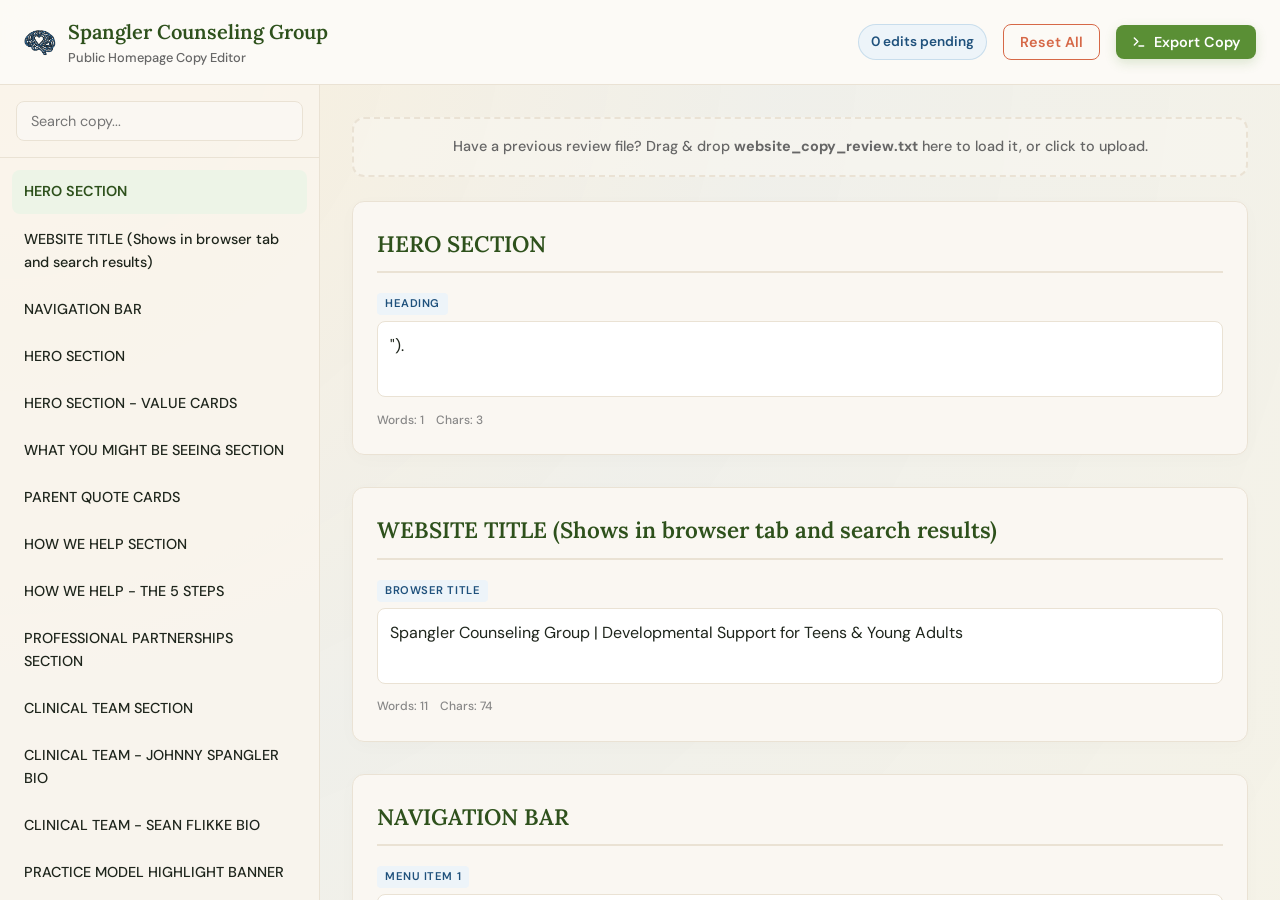
<file: copy_editor.html>
<!DOCTYPE html>
<html lang="en">
<head>
  <meta charset="UTF-8">
  <meta name="viewport" content="width=device-width, initial-scale=1.0">
  <title>SCG Website Copy Editor</title>
  <link rel="icon" type="image/png" href="js_logo_transparent.png">
  <link href="https://fonts.googleapis.com/css2?family=Lora:ital,wght@0,400;0,500;0,600;1,400;1,500&family=DM+Sans:wght@300;400;500;600;700&display=swap" rel="stylesheet">
  <style>
    :root {
      /* Palette */
      --cream:          #FAF6EE;
      --cream-d:        #EAE2D4;
      --ivory:          #FAF7F2;
      --ink:            #1E251C;
      --forest-green:   #5A8F35;
      --forest-green-d: #2E511C;
      --forest-green-l: #EDF4E7;
      --earth-blue:     #3581B8;
      --earth-blue-d:   #1F517C;
      --earth-blue-l:   #EDF4F9;
      --accent-orange:  #D66847;
      --accent-yellow:  #E8A331;
      --border-radius:  12px;
      --transition:     all 0.25s cubic-bezier(0.16, 1, 0.3, 1);
    }

    * {
      box-sizing: border-box;
      margin: 0;
      padding: 0;
    }

    body {
      font-family: 'DM Sans', sans-serif;
      background: var(--cream);
      color: var(--ink);
      line-height: 1.6;
      height: 100vh;
      overflow: hidden;
      display: flex;
      flex-direction: column;
    }

    body::before {
      content: "";
      position: fixed;
      top: 0; left: 0; width: 100%; height: 100%;
      z-index: -1;
      background: radial-gradient(circle at top left, rgba(255, 179, 0, 0.08) 0%, rgba(53, 129, 184, 0.05) 50%, rgba(90, 143, 53, 0.03) 100%);
      pointer-events: none;
    }

    /* Header */
    header {
      background: rgba(252, 250, 247, 0.95);
      backdrop-filter: blur(12px);
      border-bottom: 1px solid var(--cream-d);
      padding: 16px 24px;
      display: flex;
      justify-content: space-between;
      align-items: center;
      z-index: 10;
      flex-shrink: 0;
    }

    .header-logo-group {
      display: flex;
      align-items: center;
      gap: 12px;
    }

    .header-logo {
      width: 32px;
      height: 32px;
      object-fit: contain;
    }

    .header-title-group h1 {
      font-family: 'Lora', serif;
      font-size: 1.25rem;
      font-weight: 600;
      color: var(--forest-green-d);
    }

    .header-title-group p {
      font-size: 0.8rem;
      color: #666;
      font-weight: 500;
    }

    .header-controls {
      display: flex;
      align-items: center;
      gap: 16px;
    }

    .save-indicator {
      display: flex;
      align-items: center;
      gap: 6px;
      font-size: 0.85rem;
      color: var(--forest-green);
      font-weight: 500;
      background: var(--forest-green-l);
      padding: 6px 12px;
      border-radius: 20px;
      opacity: 0;
      transition: opacity 0.3s ease;
    }

    .save-indicator.active {
      opacity: 1;
    }

    .edit-counter {
      font-size: 0.85rem;
      font-weight: 600;
      color: var(--earth-blue-d);
      background: var(--earth-blue-l);
      padding: 6px 12px;
      border-radius: 20px;
      border: 1px solid rgba(53, 129, 184, 0.2);
    }

    .btn {
      font-family: 'DM Sans', sans-serif;
      font-size: 0.9rem;
      font-weight: 600;
      padding: 8px 16px;
      border-radius: 8px;
      cursor: pointer;
      border: none;
      transition: var(--transition);
      display: inline-flex;
      align-items: center;
      gap: 8px;
    }

    .btn-secondary {
      background: transparent;
      color: var(--accent-orange);
      border: 1px solid var(--accent-orange);
    }

    .btn-secondary:hover {
      background: rgba(214, 104, 71, 0.08);
    }

    .btn-primary {
      background: var(--forest-green);
      color: white;
      box-shadow: 0 4px 12px rgba(90, 143, 53, 0.2);
    }

    .btn-primary:hover {
      background: var(--forest-green-d);
      box-shadow: 0 4px 16px rgba(46, 81, 28, 0.3);
    }

    /* Main Area */
    .app-container {
      display: flex;
      flex: 1;
      overflow: hidden;
    }

    /* Sidebar */
    .sidebar {
      width: 320px;
      border-right: 1px solid var(--cream-d);
      background: rgba(250, 246, 238, 0.8);
      display: flex;
      flex-direction: column;
      flex-shrink: 0;
    }

    .search-container {
      padding: 16px;
      border-bottom: 1px solid var(--cream-d);
    }

    .search-input {
      width: 100%;
      padding: 10px 14px;
      border-radius: 8px;
      border: 1px solid var(--cream-d);
      background: var(--ivory);
      font-family: inherit;
      font-size: 0.9rem;
      outline: none;
      transition: var(--transition);
    }

    .search-input:focus {
      border-color: var(--forest-green);
      box-shadow: 0 0 0 3px rgba(90, 143, 53, 0.15);
    }

    .nav-list {
      flex: 1;
      overflow-y: auto;
      padding: 12px;
      list-style: none;
    }

    .nav-item {
      padding: 10px 12px;
      border-radius: 8px;
      cursor: pointer;
      margin-bottom: 4px;
      font-size: 0.9rem;
      font-weight: 500;
      color: var(--ink);
      display: flex;
      justify-content: space-between;
      align-items: center;
      transition: var(--transition);
    }

    .nav-item:hover {
      background: rgba(46, 81, 28, 0.05);
    }

    .nav-item.active {
      background: var(--forest-green-l);
      color: var(--forest-green-d);
      font-weight: 600;
    }

    .section-change-badge {
      font-size: 0.75rem;
      background: var(--accent-orange);
      color: white;
      padding: 2px 6px;
      border-radius: 10px;
      font-weight: 700;
      display: none;
    }

    .section-change-badge.visible {
      display: inline-block;
    }

    /* Content Canvas */
    .content-canvas {
      flex: 1;
      overflow-y: auto;
      padding: 32px;
      scroll-behavior: smooth;
    }

    .dropzone-bar {
      border: 2px dashed var(--cream-d);
      border-radius: var(--border-radius);
      padding: 16px;
      text-align: center;
      margin-bottom: 24px;
      background: rgba(250, 247, 242, 0.5);
      color: #666;
      font-size: 0.9rem;
      font-weight: 500;
      cursor: pointer;
      transition: var(--transition);
    }

    .dropzone-bar:hover, .dropzone-bar.dragover {
      border-color: var(--earth-blue);
      background: var(--earth-blue-l);
      color: var(--earth-blue-d);
    }

    .editor-section-card {
      background: var(--ivory);
      border: 1px solid var(--cream-d);
      border-radius: var(--border-radius);
      padding: 24px;
      margin-bottom: 32px;
      box-shadow: 0 4px 20px rgba(0, 0, 0, 0.02);
      transition: var(--transition);
    }

    .editor-section-card:hover {
      box-shadow: 0 8px 30px rgba(0, 0, 0, 0.04);
    }

    .section-title {
      font-family: 'Lora', serif;
      font-size: 1.4rem;
      font-weight: 600;
      color: var(--forest-green-d);
      margin-bottom: 20px;
      padding-bottom: 10px;
      border-bottom: 2px solid var(--cream-d);
      display: flex;
      justify-content: space-between;
      align-items: center;
    }

    .section-revert-all {
      font-size: 0.8rem;
      color: var(--accent-orange);
      cursor: pointer;
      background: none;
      border: none;
      font-family: inherit;
      font-weight: 600;
      display: none;
    }

    .section-revert-all.visible {
      display: inline-block;
    }

    /* Blocks */
    .block-container {
      margin-bottom: 24px;
      display: flex;
      flex-direction: column;
      gap: 6px;
    }

    .block-container:last-child {
      margin-bottom: 0;
    }

    .block-header {
      display: flex;
      justify-content: space-between;
      align-items: center;
      font-size: 0.8rem;
      font-weight: 600;
      color: #666;
    }

    .block-label {
      color: var(--earth-blue-d);
      background: var(--earth-blue-l);
      padding: 2px 8px;
      border-radius: 4px;
      text-transform: uppercase;
      font-size: 0.7rem;
      letter-spacing: 0.05em;
    }

    .block-badge-modified {
      background: var(--accent-orange);
      color: white;
      padding: 2px 6px;
      border-radius: 4px;
      font-size: 0.7rem;
      display: none;
    }

    .block-container.modified .block-badge-modified {
      display: inline-block;
    }

    .textarea-wrapper {
      position: relative;
    }

    .copy-textarea {
      width: 100%;
      min-height: 60px;
      padding: 12px;
      border-radius: 8px;
      border: 1px solid var(--cream-d);
      background: white;
      font-family: inherit;
      font-size: 1rem;
      color: var(--ink);
      resize: none;
      outline: none;
      transition: var(--transition);
      line-height: 1.5;
    }

    .copy-textarea:focus {
      border-color: var(--forest-green);
      box-shadow: 0 0 0 3px rgba(90, 143, 53, 0.15);
    }

    .block-container.modified .copy-textarea {
      border-color: var(--accent-orange);
      background: #FFFDFB;
    }

    .block-footer {
      display: flex;
      justify-content: space-between;
      align-items: center;
      font-size: 0.75rem;
      color: #888;
      font-weight: 500;
    }

    .word-char-count {
      display: flex;
      gap: 12px;
    }

    .block-revert-btn {
      color: var(--accent-orange);
      background: none;
      border: none;
      cursor: pointer;
      font-family: inherit;
      font-weight: 600;
      display: none;
    }

    .block-container.modified .block-revert-btn {
      display: inline-block;
    }

    /* Comparison display */
    .comparison-container {
      background: #FDFBFA;
      border-left: 3px solid var(--accent-orange);
      padding: 8px 12px;
      border-radius: 0 6px 6px 0;
      font-size: 0.85rem;
      color: #666;
      display: none;
      margin-top: 4px;
    }

    .comparison-title {
      font-weight: 600;
      color: #999;
      font-size: 0.75rem;
      margin-bottom: 2px;
      text-transform: uppercase;
    }

    .block-container.modified .comparison-container {
      display: block;
    }

    /* Modal */
    .modal-backdrop {
      position: fixed;
      top: 0; left: 0; right: 0; bottom: 0;
      background: rgba(30, 37, 28, 0.4);
      backdrop-filter: blur(4px);
      z-index: 100;
      display: flex;
      justify-content: center;
      align-items: center;
      opacity: 0;
      pointer-events: none;
      transition: opacity 0.3s ease;
    }

    .modal-backdrop.active {
      opacity: 1;
      pointer-events: auto;
    }

    .modal {
      background: var(--ivory);
      border: 1px solid var(--cream-d);
      border-radius: var(--border-radius);
      width: 90%;
      max-width: 700px;
      max-height: 85vh;
      display: flex;
      flex-direction: column;
      box-shadow: 0 20px 50px rgba(0, 0, 0, 0.15);
      transform: scale(0.95);
      transition: transform 0.3s cubic-bezier(0.16, 1, 0.3, 1);
    }

    .modal-backdrop.active .modal {
      transform: scale(1);
    }

    .modal-header {
      padding: 20px 24px;
      border-bottom: 1px solid var(--cream-d);
      display: flex;
      justify-content: space-between;
      align-items: center;
    }

    .modal-header h2 {
      font-family: 'Lora', serif;
      font-size: 1.3rem;
      color: var(--forest-green-d);
    }

    .modal-close {
      background: none;
      border: none;
      font-size: 1.5rem;
      cursor: pointer;
      color: #888;
    }

    .modal-body {
      padding: 24px;
      overflow-y: auto;
      display: flex;
      flex-direction: column;
      gap: 16px;
    }

    .modal-instruction {
      font-size: 0.9rem;
      color: #444;
      background: var(--forest-green-l);
      padding: 12px 16px;
      border-radius: 8px;
      border-left: 4px solid var(--forest-green);
    }

    .modal-instruction strong {
      color: var(--forest-green-d);
    }

    .export-textarea {
      width: 100%;
      height: 300px;
      padding: 12px;
      border-radius: 8px;
      border: 1px solid var(--cream-d);
      background: #FFF;
      font-family: 'Courier New', Courier, monospace;
      font-size: 0.85rem;
      color: var(--ink);
      outline: none;
      resize: none;
    }

    .modal-footer {
      padding: 16px 24px;
      border-top: 1px solid var(--cream-d);
      display: flex;
      justify-content: flex-end;
      gap: 12px;
    }

    /* Highlight matching search */
    .hidden {
      display: none !important;
    }

    .highlight {
      background: rgba(232, 163, 49, 0.2);
      border-radius: 2px;
    }

    ::-webkit-scrollbar {
      width: 8px;
      height: 8px;
    }
    ::-webkit-scrollbar-track {
      background: transparent;
    }
    ::-webkit-scrollbar-thumb {
      background: var(--cream-d);
      border-radius: 4px;
    }
    ::-webkit-scrollbar-thumb:hover {
      background: #B0A89A;
    }
  </style>
</head>
<body>

  <!-- Header -->
  <header>
    <div class="header-logo-group">
      <img class="header-logo" src="js_logo_transparent_outlined.png" alt="Logo">
      <div class="header-title-group">
        <h1>Spangler Counseling Group</h1>
        <p>Public Homepage Copy Editor</p>
      </div>
    </div>
    
    <div class="header-controls">
      <div id="save-indicator" class="save-indicator">
        <svg width="14" height="14" viewBox="0 0 24 24" fill="none" stroke="currentColor" stroke-width="2.5" stroke-linecap="round" stroke-linejoin="round"><path d="M20 6 9 17l-5-5"/></svg>
        All changes saved locally
      </div>
      <div id="edit-counter" class="edit-counter">0 edits pending</div>
      <button class="btn btn-secondary" onclick="resetAll()">Reset All</button>
      <button class="btn btn-primary" onclick="openExportModal()">
        <svg width="14" height="14" viewBox="0 0 24 24" fill="none" stroke="currentColor" stroke-width="2.5" stroke-linecap="round" stroke-linejoin="round"><path d="m4 17 6-6-6-6"/><path d="M12 19h8"/></svg>
        Export Copy
      </button>
    </div>
  </header>

  <!-- App Container -->
  <div class="app-container">
    <!-- Sidebar -->
    <aside class="sidebar">
      <div class="search-container">
        <input type="text" id="search-input" class="search-input" placeholder="Search copy..." oninput="handleSearch()">
      </div>
      <ul class="nav-list" id="nav-list">
        <!-- Rendered dynamically -->
      </ul>
    </aside>

    <!-- Content Canvas -->
    <main class="content-canvas" id="content-canvas">
      <div id="dropzone" class="dropzone-bar" onclick="triggerFileSelect()">
        Have a previous review file? Drag & drop <strong>website_copy_review.txt</strong> here to load it, or click to upload.
        <input type="file" id="file-input" style="display: none;" accept=".txt" onchange="handleFileSelect(event)">
      </div>
      
      <div id="cards-container">
        <!-- Rendered dynamically -->
      </div>
    </main>
  </div>

  <!-- Export Modal -->
  <div class="modal-backdrop" id="modal-backdrop">
    <div class="modal">
      <div class="modal-header">
        <h2>Export Edited Copy</h2>
        <button class="modal-close" onclick="closeExportModal()">&times;</button>
      </div>
      <div class="modal-body">
        <div class="modal-instruction">
          <strong>Next step:</strong> Click the <strong>Copy to Clipboard</strong> button below. Paste this entire formatted text back into your chat with Antigravity, and I will automatically compile the edits and update your website files!
        </div>
        <textarea class="export-textarea" id="export-textarea" readonly></textarea>
      </div>
      <div class="modal-footer">
        <button class="btn btn-secondary" onclick="closeExportModal()">Close</button>
        <button class="btn btn-primary" id="copy-btn" onclick="copyToClipboard()">
          <svg width="14" height="14" viewBox="0 0 24 24" fill="none" stroke="currentColor" stroke-width="2.5" stroke-linecap="round" stroke-linejoin="round"><rect width="14" height="14" x="8" y="8" rx="2" ry="2"/><path d="M4 16c-1.1 0-2-.9-2-2V4c0-1.1.9-2 2-2h10c1.1 0 2 .9 2 2"/></svg>
          Copy to Clipboard
        </button>
      </div>
    </div>
  </div>

  <script>
    // Embedded index.html copy as the fallback source of truth
    const DEFAULT_COPY_TEXT = `========================================================================
SPANGLER COUNSELING GROUP - WEBSITE COPY REVIEW
========================================================================

Below is all the readable text (copy) on your website. 
You can edit the text directly in this document, save it, and let me know when you are done. I will then update the website to match your edits.

Only edit the actual sentences and paragraphs. Do not delete the section headers (like "=== HERO SECTION ===").

========================================================================
PART 1: PUBLIC HOMEPAGE (index.html)
========================================================================

=== WEBSITE TITLE (Shows in browser tab and search results) ===
Spangler Counseling Group | Developmental Support for Teens & Young Adults


=== NAVIGATION BAR ===
Spangler Counseling Group
Developmental Support
What You See
How We Help
Our Team
Who We See
FAQ
Reach Out


=== HERO SECTION ===
Spangler Counseling Group 

Understanding is where we begin.

Growing up means figuring out who you are. We take the time to understand that journey, and we build our support around it. 

Schedule a Consultation
See what we mean


=== HERO SECTION - VALUE CARDS ===
Every Person Makes Sense
When you take the time to see someone through their own experience, they start to make sense. That is always where we start.

A Space Outside Everything Else
Outside family, school, and peer life. A place where the parts of themselves they are still working out can come forward without an audience.

Building Something That Holds
We are working toward something they carry forward. A grounded sense of who they are that does not depend on things going well.


=== WHAT YOU MIGHT BE SEEING SECTION ===
As a parent, you want to give your children the tools to stand on their own.
Yet, when they encounter challenges that seem beyond their ability, there is a real fear of seeing them get stuck. You want to step in and fix it for them, but you don't know how.
That feeling of helplessness is not a sign that you are doing it wrong. It is a sign that your children are transitioning into young adults. Deep down, you know this and you know they need to find their own footing. But you also want them to be safe and to have guidance through these challenges.
That is where we come in. We partner with you to help them bridge that gap, giving your young adult a safe space to discover and develop a true self-reliance.


=== PARENT QUOTE CARDS ===
"I want them to know I support them, whatever they decide to do. I just want them to be okay."
"I am worried about this next transition and I do not know how to help them through it."
"Something changed and I cannot tell if it is a phase or something more."
"I keep wondering if I should have seen this sooner."
"Every option in front of us feels like the wrong one."


=== HOW WE HELP SECTION ===
How We Help

We take the time to actually know them.

Every person arrives with their own way of taking in the world. Understanding that is the starting point for everything we do.

We help young people develop their own lens for understanding themselves. The goal is genuine self-knowledge, and the confidence that grows from it.

We are developmental counselors. That means the mentoring, skill building, and identity work at the core of what we do is held by trained professionals who can also recognize and address what sits beneath the surface when it needs attention.

Ask us how this might fit your family


=== HOW WE HELP - THE 5 STEPS ===
Step 1: Get to know them
Before knowing how to help, we need to know the person. How they think. What matters to them. Where they feel most like themselves and where they feel furthest from it.

Step 2: Build a real relationship
We give the relationship time to root. We sit outside family, school, and peer life. A space where the parts of themselves they are still figuring out how to hold can come forward safely.

Step 3: Shape the support to fit
Once we understand how someone works, we build from there. Mentoring, skill building, self-exploration, all of it tuned to this specific young person.

Step 4: Develop identity and purpose
The heart of the work. Helping a young person settle into who they are, find their own motivation, and build a sense of self that holds over time.

Step 5: Address what gets in the way
When anxiety, depression, or other struggles are blocking growth, we address them as part of the larger picture, in service of the foundation we are building together.


=== PROFESSIONAL PARTNERSHIPS SECTION ===
Professional Partnerships

Collaborating with the people who already know them.

We believe that supporting a young person works best when we respect the ecosystem already around them. We coordinate care smoothly to ensure continuity.

For Clinical Providers
We offer collaborative, relational care for therapists, psychiatrists, and pediatricians. We provide a steady, neurodiversity-affirming space for individuals navigating key life transitions, making it easy to team up and support your clients together.

For Educators & Schools
We partner with school counselors, psychologists, and consultants to coordinate daily school support. We help students build practical skills, organize their routines, and manage complex transitions so they can find their footing in the classroom.


=== CLINICAL TEAM SECTION ===
Our Clinical Team

Collaborative care, shared grounding.

Every counselor in our practice is trained directly within our developmental, neurodivergent-affirming approach. Johnny Spangler provides close clinical oversight and regular weekly supervision, ensuring that every family benefits from both individual relational warmth and senior clinical expertise.


=== CLINICAL TEAM - JOHNNY SPANGLER BIO ===
Founder and Clinical Lead
Johnny Spangler
Affiliate Faculty, Antioch University Seattle | Neurodiversity Concentration and Certificate Program

Johnny Spangler sees counseling as a supportive space built on genuine warmth, authenticity, and a deep respect for how an individual experiences the world. For him, training the next generation of counselors is the engine that drives his daily practice. His role as a counselor educator, supervisor, and workshop leader allows him to look at developmental health through a much wider lens. While working directly with clients remains a central part of his practice, these broader educational initiatives provide the precise groundwork for our clinical team.

This ongoing educational work directly shapes how we approach care at Spangler Counseling Group. Our framework incorporates foundational neuro-affirming practices, but we build upon that standard to recognize the absolute uniqueness of every person's internal reality. We couple this individual focus with a strong understanding of shared human experience. Ultimately, leading these broader projects ensures that our practice remains purposeful, modern, and entirely dedicated to helping individuals trust, navigate, and own their life journeys.

Specialty Tags: Clinical Supervision, Neuro-Affirming Care, Developmental Transitions, Community Education


=== CLINICAL TEAM - SEAN FLIKKE BIO ===
Associate Counselor
Sean Flikke
MS in Counseling | Trained & Supervised Directly within the Spangler Clinical Method

For nearly three decades, Sean Flikke has worked alongside marginalized and neurodivergent young people in schools, community programs, athletics, counseling settings, and mentorship spaces. His work is grounded in the belief that healing, growth, and meaningful change happen through authentic human connection, emotional safety, and relationships built on trust rather than judgment. Sean recently completed his Master of Science in Clinical Rehabilitation and Mental Health Counseling through a CACREP-accredited program at Montana State University Billings and is working toward full licensure as an LMHC-A in Washington State. His clinical experience includes urgent care behavioral health, psycho-social assessment, case management, and counseling support for youth navigating ADHD, autism spectrum disorder, anxiety, emotional regulation challenges, and trauma-related concerns.

Sean’s counseling philosophy blends person-centered, narrative, and short-term solution-focused approaches with a warm, energetic, and deeply relational style. He believes young people are far more than diagnoses, behaviors, or academic performance, and works collaboratively to help clients identify strengths, reshape personal narratives, and build practical strategies for success in everyday life. Drawing from a lifelong background in education, coaching, creativity, and community leadership, Sean brings a gregarious and artistic presence into his work, using humor, storytelling, curiosity, movement, and genuine engagement to create spaces where young people feel seen, valued, and empowered to grow into fuller versions of themselves.

Specialty Tags: Active Openings, Young Adult Transitions, Executive Skills, Relational Safety


=== PRACTICE MODEL HIGHLIGHT BANNER ===
Why our collaborative care structure works:
By pairing Sean's direct caseload availability with Johnny's senior clinical backing and regular oversight, families receive a powerful combination: a counselor with the dedicated energy to truly show up for your teen, completely supported by the expertise of a regional leader in neurodevelopmental graduate training.


=== WHO WE WORK WITH ===
Who We Work With

Beautifully complicated young people.

Teens and young adults of unique strength and complexity, carrying far more than the people around them realize.

Some of our clients carry diagnoses. Many do not. What they share is a sense of standing at a crossroads, often one their family does not yet fully know how to map for them.

The work is ultimately about who they are becoming. We help each young person develop the core of their adult self: their identity, their sense of purpose, the grounded confidence that comes from genuinely knowing themselves.

Reach out and tell us about your person


=== SPECIALTIES AND FOCUS AREAS ===
Adolescent Identity Development
The work of figuring out who you are before you fully know who you want to be. Belonging, self-worth, the particular weight of becoming.

Young Adult Transitions
College, first jobs, leaving home, finding direction. Early adulthood carries real developmental weight. We help young people navigate it with more clarity.

Motivation, Purpose, and Direction
For young people who possess unique, unrecognized strengths but find themselves completely stuck. Who sense something is off but cannot yet name what. We help bring their picture into focus.

A Natural Fit for Neurodivergent Youth
We work through a neurodevelopmental lens. Individual processing style is where understanding begins. For neurodivergent young people, that lens lets us hold all layers of their experience at once.

The Things They Cannot Say at Home
We sit outside every other context in their life. A space for the questions they are not ready to ask anyone who already knows them. Real safety for real exploration.

When More Support Is Needed
We recognize and treat anxiety, depression, OCD, executive functioning challenges, autism support, and suicidal ideation. The professional depth is there whenever it is needed.


=== STANDALONE STATEMENT BANNER ===
"Every person makes sense. The work is learning how."
Spangler Counseling Group


=== FREQUENTLY ASKED QUESTIONS (FAQ) ===
Questions Parents Ask

Things worth talking through.

We want you to feel fully comfortable before making any clinical commitments. Here are common areas we discuss.

Set up a free consultation


=== FAQ Q&A LIST ===
Question: How does your collaborative care model work?
Answer: Johnny Spangler, our Founder, acts as the Clinical Director and supervisor. He actively coordinates on case planning and hosts weekly clinical supervision. This means your teen receives dedicated relational focus while being backed by extensive clinical expertise.

Question: My teen does not want therapy. Can this still work?
Answer: Often, yes. Most teens resist being evaluated or "fixed." We specialize in setting a warm, non-judgmental atmosphere outside the pressure of family or school dynamics, helping them feel met on their own terms. This usually melts therapeutic resistance quickly.

Question: Did I cause this?
Answer: Almost never in the way you fear. Young people usually struggle because of a friction mismatch between their specific developmental path and the complex environments around them. Asking the question simply highlights how deeply you care.

Question: What if there are things they cannot say to us at home?
Answer: That is a natural, healthy milestone of adolescent development. Developing an independent inner life is healthy. We offer a secure, objective container outside the home where they can explore hard questions safely, bringing clarity back to their relationship with you.

Question: How do you approach neurodiversity?
Answer: We work through a strictly neurodiversity-affirming lens. Whether carrying a diagnosis (ADHD, Autism, Executive Dysfunction) or navigating general learning/processing differences, we focus on identifying their specific processing profile and building tailored skills rather than attempting to enforce behavioral assimilation.

Question: How do we get started?
Answer: A simple consultation call. It is a warm, low-pressure conversation to discuss your child's background, explain our fit, and connect you with a clinician if appropriate.


=== CONTACT SECTION ===
Start Here

You do not have to figure this out alone.

Tell us a little about what is going on. We will follow up honestly about how we can support your teen or young adult.

If our collaborative practice is not the right fit, we will gladly point you to trusted resources that are.

Form Copy:
Reach Out
Send Inquiry
We respond within two business days. Intake consults are held by phone or video call.

Success Screen:
Thank You
We have received your inquiry. We will reach out to you within two business days.


=== FOOTER ===
Spangler Counseling Group
Telehealth | spanglercounselinggroup.com
(c) 2026 Spangler Counseling Group. All rights reserved.`;

    let activeData = [];
    let userEdits = {}; // Map of `sectionIdx_blockIdx` -> editedText

    // Load from localStorage on startup
    function loadSavedState() {
      const stored = localStorage.getItem('scg_copy_edits');
      if (stored) {
        try {
          userEdits = JSON.parse(stored);
        } catch(e) {
          console.error("Failed to parse localStorage edits", e);
          userEdits = {};
        }
      }
    }

    // Save to localStorage
    function saveState() {
      localStorage.setItem('scg_copy_edits', JSON.stringify(userEdits));
      updateIndicatorState();
      updateChangeCounts();
    }

    // Update the "Saved" notification in the header
    let saveTimeout = null;
    function triggerSaveIndicator() {
      const indicator = document.getElementById('save-indicator');
      indicator.classList.add('active');
      
      if (saveTimeout) clearTimeout(saveTimeout);
      saveTimeout = setTimeout(() => {
        indicator.classList.remove('active');
      }, 2500);
    }

    function updateIndicatorState() {
      triggerSaveIndicator();
    }

    // Parse the raw copy file
    function parseCopyFile(rawText) {
      const sectionsRaw = rawText.split(/=== ([^=]+) ===/);
      const parsedSections = [];
      
      // index 0 contains intro text
      for (let i = 1; i < sectionsRaw.length; i += 2) {
        const sectionName = sectionsRaw[i].trim();
        const sectionContent = sectionsRaw[i+1] || "";
        
        // Split section blocks by double-newlines
        const blocksRaw = sectionContent.split(/\n\s*\n/);
        const blocks = [];
        
        for (const block of blocksRaw) {
          const trimmed = block.trim();
          if (trimmed && !trimmed.startsWith('===')) {
            blocks.push({
              original: trimmed
            });
          }
        }
        
        if (blocks.length > 0) {
          parsedSections.push({
            name: sectionName,
            blocks: blocks
          });
        }
      }
      return parsedSections;
    }

    // Helper for labels
    function getBlockLabel(sectionName, blockIndex) {
      const name = sectionName.toUpperCase();
      if (name.includes('TITLE')) return 'Browser Title';
      if (name.includes('NAVIGATION')) return `Menu Item ${blockIndex + 1}`;
      if (name.includes('VALUE CARDS')) {
        return blockIndex % 2 === 0 ? 'Card Title' : 'Card Body';
      }
      if (name.includes('5 STEPS')) {
        return blockIndex % 2 === 0 ? 'Step Title' : 'Step Body';
      }
      if (name.includes('FAQ Q&A LIST')) {
        return blockIndex % 2 === 0 ? 'Question' : 'Answer';
      }
      if (name.includes('BIO')) {
        if (blockIndex === 0) return 'Role Title';
        if (blockIndex === 1) return 'Name';
        if (blockIndex === 2) return 'Credentials';
        if (blockIndex === 3) return 'Bio Paragraph 1';
        if (blockIndex === 4) return 'Bio Paragraph 2';
        if (blockIndex === 5) return 'Tags';
        return `Bio Paragraph ${blockIndex - 2}`;
      }
      if (blockIndex === 0) return 'Heading';
      if (blockIndex === 1) return 'Subheading';
      return `Paragraph ${blockIndex - 1}`;
    }

    // Render navigation list
    function renderNavigation() {
      const navList = document.getElementById('nav-list');
      navList.innerHTML = '';
      
      activeData.forEach((section, secIdx) => {
        const li = document.createElement('li');
        li.className = `nav-item ${secIdx === 0 ? 'active' : ''}`;
        li.setAttribute('data-index', secIdx);
        li.onclick = () => scrollToSection(secIdx);
        
        const titleSpan = document.createElement('span');
        titleSpan.textContent = section.name;
        li.appendChild(titleSpan);
        
        const badge = document.createElement('span');
        badge.id = `nav-badge-${secIdx}`;
        badge.className = 'section-change-badge';
        li.appendChild(badge);
        
        navList.appendChild(li);
      });
    }

    // Render main editing cards
    function renderEditorCards() {
      const container = document.getElementById('cards-container');
      container.innerHTML = '';
      
      activeData.forEach((section, secIdx) => {
        const card = document.createElement('section');
        card.className = 'editor-section-card';
        card.id = `section-card-${secIdx}`;
        
        const title = document.createElement('h2');
        title.className = 'section-title';
        title.textContent = section.name;
        
        const revertAllBtn = document.createElement('button');
        revertAllBtn.className = 'section-revert-all';
        revertAllBtn.id = `revert-all-sec-${secIdx}`;
        revertAllBtn.textContent = 'Revert Section';
        revertAllBtn.onclick = () => revertSection(secIdx);
        title.appendChild(revertAllBtn);
        
        card.appendChild(title);
        
        section.blocks.forEach((block, blkIdx) => {
          const blockKey = `${secIdx}_${blkIdx}`;
          const isModified = userEdits[blockKey] !== undefined;
          const currentText = isModified ? userEdits[blockKey] : block.original;
          
          const blockContainer = document.createElement('div');
          blockContainer.className = `block-container ${isModified ? 'modified' : ''}`;
          blockContainer.id = `block-container-${blockKey}`;
          
          const blockHeader = document.createElement('div');
          blockHeader.className = 'block-header';
          
          const blockLabel = document.createElement('span');
          blockLabel.className = 'block-label';
          blockLabel.textContent = getBlockLabel(section.name, blkIdx);
          blockHeader.appendChild(blockLabel);
          
          const modifiedBadge = document.createElement('span');
          modifiedBadge.className = 'block-badge-modified';
          modifiedBadge.textContent = 'Modified';
          blockHeader.appendChild(modifiedBadge);
          
          blockContainer.appendChild(blockHeader);
          
          const textareaWrapper = document.createElement('div');
          textareaWrapper.className = 'textarea-wrapper';
          
          const textarea = document.createElement('textarea');
          textarea.className = 'copy-textarea';
          textarea.value = currentText;
          textarea.id = `textarea-${blockKey}`;
          textarea.oninput = (e) => {
            handleTextareaInput(secIdx, blkIdx, e.target.value);
            autoResizeTextarea(textarea);
          };
          
          textareaWrapper.appendChild(textarea);
          blockContainer.appendChild(textareaWrapper);
          
          // Original text display
          const compContainer = document.createElement('div');
          compContainer.className = 'comparison-container';
          compContainer.id = `comparison-${blockKey}`;
          
          const compTitle = document.createElement('div');
          compTitle.className = 'comparison-title';
          compTitle.textContent = 'Original text';
          compContainer.appendChild(compTitle);
          
          const compText = document.createElement('span');
          compText.textContent = block.original;
          compContainer.appendChild(compText);
          
          blockContainer.appendChild(compContainer);
          
          // Footer
          const blockFooter = document.createElement('div');
          blockFooter.className = 'block-footer';
          
          const revertBtn = document.createElement('button');
          revertBtn.className = 'block-revert-btn';
          revertBtn.textContent = 'Revert';
          revertBtn.onclick = () => revertBlock(secIdx, blkIdx);
          blockFooter.appendChild(revertBtn);
          
          const countInfo = document.createElement('div');
          countInfo.className = 'word-char-count';
          
          const wordCountSpan = document.createElement('span');
          wordCountSpan.id = `words-${blockKey}`;
          wordCountSpan.textContent = `Words: ${getWordCount(currentText)}`;
          countInfo.appendChild(wordCountSpan);
          
          const charCountSpan = document.createElement('span');
          charCountSpan.id = `chars-${blockKey}`;
          charCountSpan.textContent = `Chars: ${currentText.length}`;
          countInfo.appendChild(charCountSpan);
          
          blockFooter.appendChild(countInfo);
          blockContainer.appendChild(blockFooter);
          
          card.appendChild(blockContainer);
        });
        
        container.appendChild(card);
      });
      
      // Auto-resize all textareas initially
      document.querySelectorAll('.copy-textarea').forEach(textarea => {
        autoResizeTextarea(textarea);
      });
    }

    function autoResizeTextarea(textarea) {
      textarea.style.height = 'auto';
      textarea.style.height = (textarea.scrollHeight + 4) + 'px';
    }

    function getWordCount(str) {
      return str.trim() ? str.trim().split(/\s+/).length : 0;
    }

    // Scroll to section card and highlight side nav
    function scrollToSection(index) {
      const card = document.getElementById(`section-card-${index}`);
      if (card) {
        card.scrollIntoView({ behavior: 'smooth', block: 'start' });
        
        // Highlight active side item
        document.querySelectorAll('.nav-item').forEach(item => {
          item.classList.remove('active');
        });
        const activeNav = document.querySelector(`.nav-item[data-index="${index}"]`);
        if (activeNav) activeNav.classList.add('active');
      }
    }

    // Update active nav based on scroll position
    function handleCanvasScroll() {
      const canvas = document.getElementById('content-canvas');
      const cards = document.querySelectorAll('.editor-section-card');
      let currentActive = 0;
      
      cards.forEach((card, idx) => {
        const rect = card.getBoundingClientRect();
        // If card top is above middle of the screen
        if (rect.top < window.innerHeight / 2) {
          currentActive = idx;
        }
      });
      
      document.querySelectorAll('.nav-item').forEach(item => {
        item.classList.remove('active');
      });
      const activeNav = document.querySelector(`.nav-item[data-index="${currentActive}"]`);
      if (activeNav) activeNav.classList.add('active');
    }

    // Setup scroll listener
    document.getElementById('content-canvas').onscroll = handleCanvasScroll;

    // Handle Textarea inputs
    function handleTextareaInput(secIdx, blkIdx, value) {
      const blockKey = `${secIdx}_${blkIdx}`;
      const original = activeData[secIdx].blocks[blkIdx].original;
      
      if (value === original) {
        delete userEdits[blockKey];
        document.getElementById(`block-container-${blockKey}`).classList.remove('modified');
      } else {
        userEdits[blockKey] = value;
        document.getElementById(`block-container-${blockKey}`).classList.add('modified');
      }
      
      // Update counts
      document.getElementById(`words-${blockKey}`).textContent = `Words: ${getWordCount(value)}`;
      document.getElementById(`chars-${blockKey}`).textContent = `Chars: ${value.length}`;
      
      saveState();
    }

    // Revert single block
    function revertBlock(secIdx, blkIdx) {
      const blockKey = `${secIdx}_${blkIdx}`;
      const originalText = activeData[secIdx].blocks[blkIdx].original;
      
      delete userEdits[blockKey];
      
      const textarea = document.getElementById(`textarea-${blockKey}`);
      textarea.value = originalText;
      autoResizeTextarea(textarea);
      
      document.getElementById(`block-container-${blockKey}`).classList.remove('modified');
      document.getElementById(`words-${blockKey}`).textContent = `Words: ${getWordCount(originalText)}`;
      document.getElementById(`chars-${blockKey}`).textContent = `Chars: ${originalText.length}`;
      
      saveState();
    }

    // Revert entire section
    function revertSection(secIdx) {
      if (confirm(`Are you sure you want to revert all changes in "${activeData[secIdx].name}"?`)) {
        activeData[secIdx].blocks.forEach((_, blkIdx) => {
          const blockKey = `${secIdx}_${blkIdx}`;
          if (userEdits[blockKey] !== undefined) {
            revertBlock(secIdx, blkIdx);
          }
        });
      }
    }

    // Revert all edits globally
    function resetAll() {
      if (confirm("Are you sure you want to discard ALL edits? This cannot be undone.")) {
        userEdits = {};
        localStorage.removeItem('scg_copy_edits');
        
        // Re-render
        renderEditorCards();
        updateChangeCounts();
        triggerSaveIndicator();
      }
    }

    // Update change counter in header and badges in nav list
    function updateChangeCounts() {
      let totalEdits = 0;
      
      activeData.forEach((section, secIdx) => {
        let sectionEdits = 0;
        
        section.blocks.forEach((_, blkIdx) => {
          const blockKey = `${secIdx}_${blkIdx}`;
          if (userEdits[blockKey] !== undefined) {
            sectionEdits++;
            totalEdits++;
          }
        });
        
        const badge = document.getElementById(`nav-badge-${secIdx}`);
        if (badge) {
          if (sectionEdits > 0) {
            badge.textContent = sectionEdits;
            badge.classList.add('visible');
          } else {
            badge.classList.remove('visible');
          }
        }
        
        const revertSecBtn = document.getElementById(`revert-all-sec-${secIdx}`);
        if (revertSecBtn) {
          if (sectionEdits > 0) {
            revertSecBtn.classList.add('visible');
          } else {
            revertSecBtn.classList.remove('visible');
          }
        }
      });
      
      document.getElementById('edit-counter').textContent = `${totalEdits} edit${totalEdits === 1 ? '' : 's'} pending`;
    }

    // Search bar functionality
    function handleSearch() {
      const query = document.getElementById('search-input').value.toLowerCase().trim();
      
      activeData.forEach((section, secIdx) => {
        let sectionHasMatch = false;
        
        section.blocks.forEach((block, blkIdx) => {
          const blockKey = `${secIdx}_${blkIdx}`;
          const blockContainer = document.getElementById(`block-container-${blockKey}`);
          const currentText = userEdits[blockKey] !== undefined ? userEdits[blockKey] : block.original;
          const label = getBlockLabel(section.name, blkIdx).toLowerCase();
          
          const textMatches = currentText.toLowerCase().includes(query);
          const labelMatches = label.includes(query);
          
          if (query === "" || textMatches || labelMatches) {
            blockContainer.classList.remove('hidden');
            sectionHasMatch = true;
          } else {
            blockContainer.classList.add('hidden');
          }
        });
        
        const sectionCard = document.getElementById(`section-card-${secIdx}`);
        const navItem = document.querySelector(`.nav-item[data-index="${secIdx}"]`);
        
        if (sectionHasMatch) {
          sectionCard.classList.remove('hidden');
          if (navItem) navItem.classList.remove('hidden');
        } else {
          sectionCard.classList.add('hidden');
          if (navItem) navItem.classList.add('hidden');
        }
      });
    }

    // Compile copy into the website_copy_review.txt format
    function buildExportText() {
      let output = `========================================================================
SPANGLER COUNSELING GROUP - WEBSITE COPY REVIEW
========================================================================

Below is all the readable text (copy) on your website. 
You can edit the text directly in this document, save it, and let me know when you are done. I will then update the website to match your edits.

Only edit the actual sentences and paragraphs. Do not delete the section headers (like "=== HERO SECTION ===").

========================================================================
PART 1: PUBLIC HOMEPAGE (index.html)
========================================================================`;

      activeData.forEach((section, secIdx) => {
        output += `\n\n=== ${section.name} ===\n`;
        
        section.blocks.forEach((block, blkIdx) => {
          const blockKey = `${secIdx}_${blkIdx}`;
          const text = userEdits[blockKey] !== undefined ? userEdits[blockKey] : block.original;
          output += `${text}\n\n`;
        });
        
        // Remove trailing double newlines and add a single trailing newline
        output = output.trimRight() + '\n';
      });
      
      return output;
    }

    // Export Modal Controls
    function openExportModal() {
      const modal = document.getElementById('modal-backdrop');
      const text = buildExportText();
      document.getElementById('export-textarea').value = text;
      modal.classList.add('active');
    }

    function closeExportModal() {
      document.getElementById('modal-backdrop').classList.remove('active');
      const copyBtn = document.getElementById('copy-btn');
      copyBtn.innerHTML = `
        <svg width="14" height="14" viewBox="0 0 24 24" fill="none" stroke="currentColor" stroke-width="2.5" stroke-linecap="round" stroke-linejoin="round"><rect width="14" height="14" x="8" y="8" rx="2" ry="2"/><path d="M4 16c-1.1 0-2-.9-2-2V4c0-1.1.9-2 2-2h10c1.1 0 2 .9 2 2"/></svg>
        Copy to Clipboard
      `;
      copyBtn.style.background = 'var(--forest-green)';
    }

    // Copy output
    function copyToClipboard() {
      const textarea = document.getElementById('export-textarea');
      textarea.select();
      document.execCommand('copy');
      
      const copyBtn = document.getElementById('copy-btn');
      copyBtn.innerHTML = `
        <svg width="14" height="14" viewBox="0 0 24 24" fill="none" stroke="currentColor" stroke-width="2.5" stroke-linecap="round" stroke-linejoin="round"><path d="M20 6 9 17l-5-5"/></svg>
        Copied!
      `;
      copyBtn.style.background = '#2E511C';
    }

    // File Drag and Drop / Import
    function triggerFileSelect() {
      document.getElementById('file-input').click();
    }

    function handleFileSelect(event) {
      const file = event.target.files[0];
      if (file) {
        readFile(file);
      }
    }

    // Read dropped file
    function readFile(file) {
      const reader = new FileReader();
      reader.onload = function(e) {
        const text = e.target.result;
        // Verify format
        if (text.includes('PART 1: PUBLIC HOMEPAGE')) {
          // If it contains onboarding text, only extract the homepage sections
          let homepageText = text;
          if (text.includes('PART 2: INTERNAL STAFF ONBOARDING')) {
            homepageText = text.split('PART 2: INTERNAL STAFF ONBOARDING')[0];
          }
          initApp(homepageText);
          triggerSaveIndicator();
        } else {
          alert("Error: File doesn't seem to match the website copy review format.");
        }
      };
      reader.readAsText(file);
    }

    // Setup drag and drop events
    const dropzone = document.getElementById('dropzone');
    
    window.addEventListener('dragover', (e) => {
      e.preventDefault();
      dropzone.classList.add('dragover');
    });

    window.addEventListener('dragleave', (e) => {
      e.preventDefault();
      dropzone.classList.remove('dragover');
    });

    window.addEventListener('drop', (e) => {
      e.preventDefault();
      dropzone.classList.remove('dragover');
      const file = e.dataTransfer.files[0];
      if (file) {
        readFile(file);
      }
    });

    // App Initialization
    function initApp(copyText) {
      activeData = parseCopyFile(copyText);
      loadSavedState();
      renderNavigation();
      renderEditorCards();
      updateChangeCounts();
    }

    // Start
    initApp(DEFAULT_COPY_TEXT);
  </script>
</body>
</html>
</file>
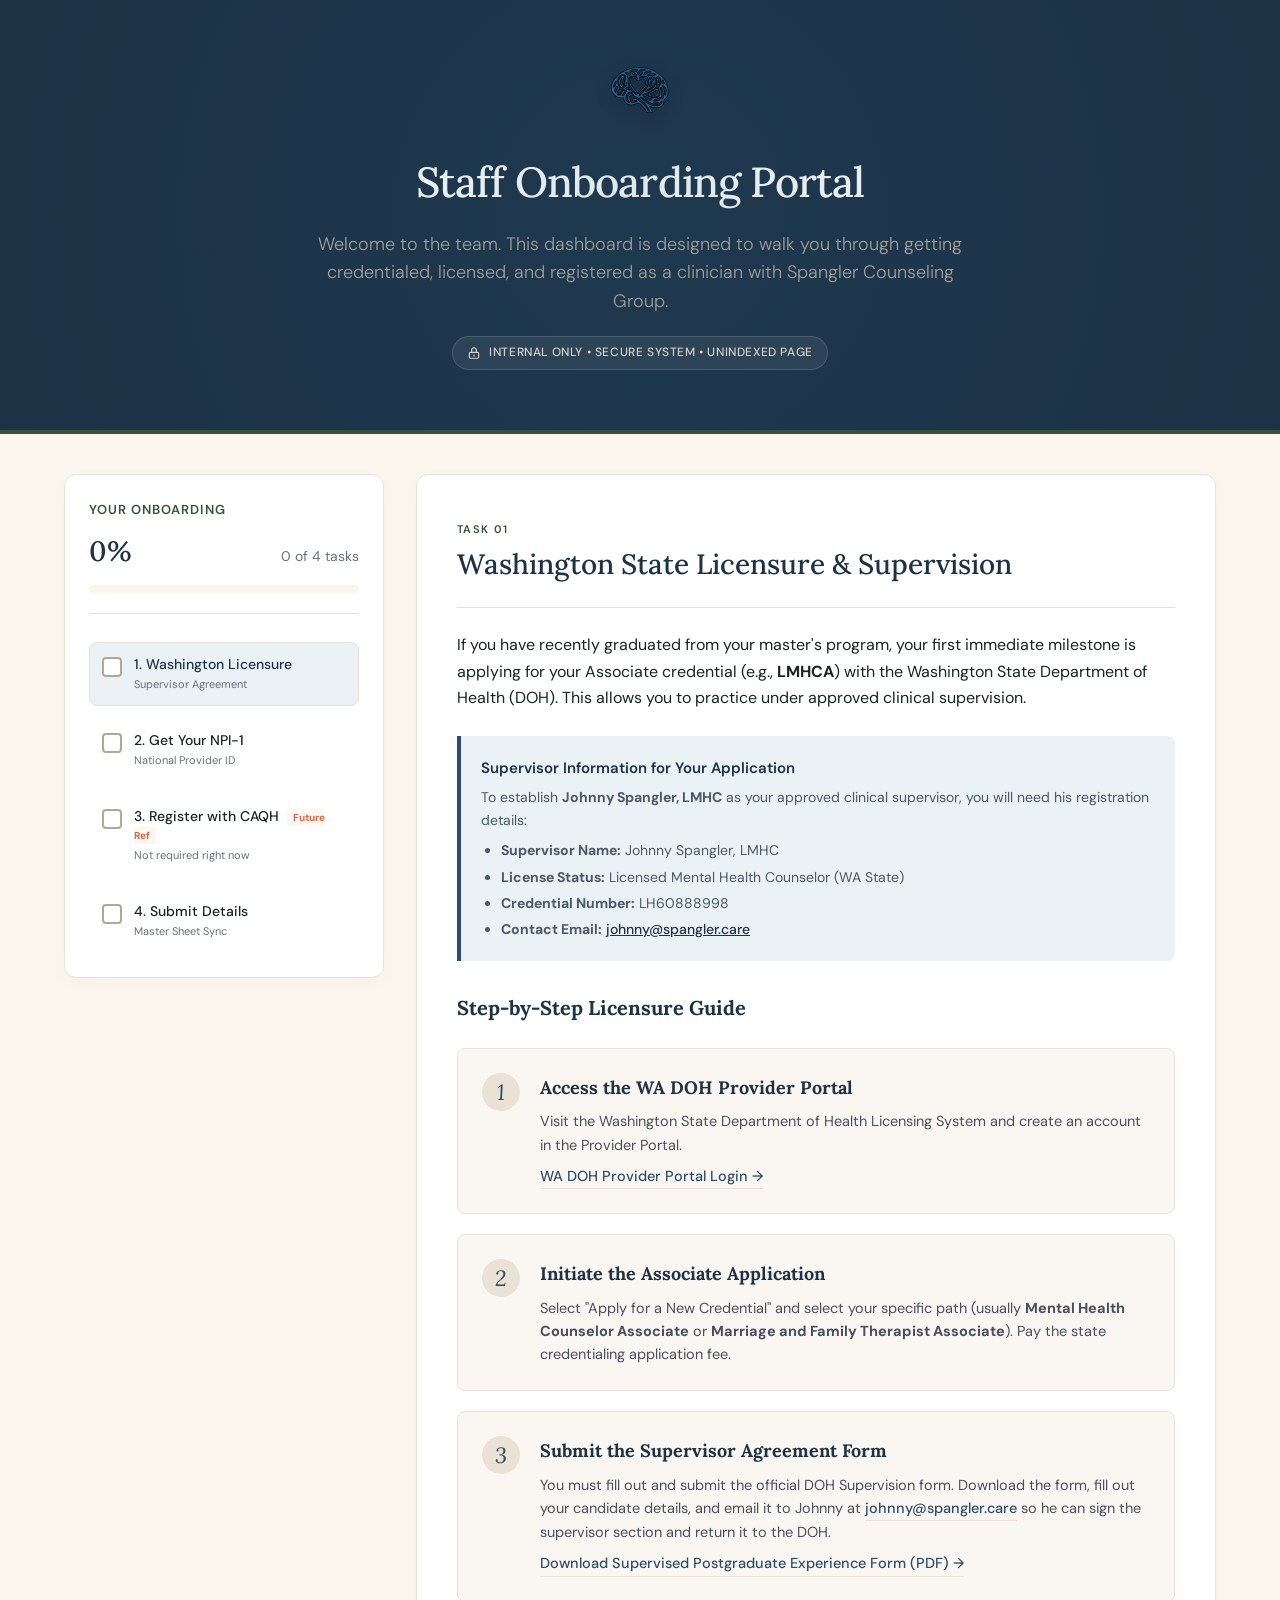
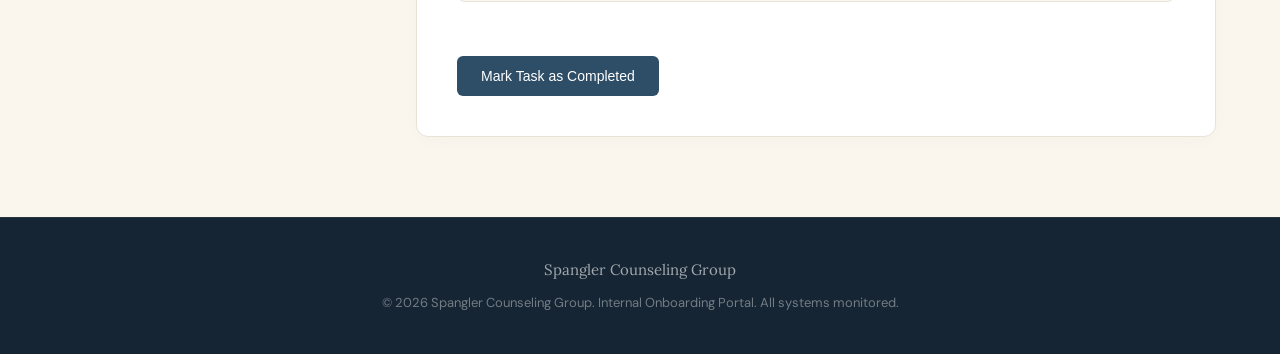
<file: onboarding.html>
<!DOCTYPE html>
<html lang="en">
<head>
<meta charset="UTF-8">
<meta name="viewport" content="width=device-width, initial-scale=1.0">
<!-- Prevent search engine indexing for privacy and security -->
<meta name="robots" content="noindex, nofollow">
<title>Internal Staff Onboarding | Spangler Counseling Group</title>
<link rel="icon" type="image/png" href="js_logo_transparent.png">
<link href="https://fonts.googleapis.com/css2?family=Lora:ital,wght@0,400;0,500;0,600;1,400;1,500&family=DM+Sans:wght@300;400;500;600;700&display=swap" rel="stylesheet">
<style>
  :root {
    /* Grounded Base Tones */
    --cream:          #FAF6EE;
    --cream-d:        #EAE2D4;
    --ivory:          #FAF7F2;
    --ink:            #1A2421;
    
    /* Earthy Greens & Blues */
    --forest-green:   #34533D;
    --forest-green-d: #223A2A;
    --forest-green-l: #EDF3EF;
    --earth-blue:     #2E4E68;
    --earth-blue-d:   #1C3245;
    --earth-blue-l:   #EBF2F6;
    
    /* Complexity Accents */
    --accent-orange:  #D66847;
    --accent-yellow:  #E8A331;
    --accent-purple:  #6E5075;
    --accent-green:   #5FA233;
    
    /* Compatibility variables for onboarding.html */
    --blue:           var(--earth-blue);
    --blue-d:         var(--earth-blue-d);
    --blue-m:         var(--earth-blue);
    --blue-s:         var(--accent-yellow);
    --blue-p:         var(--cream-d);
    --blue-w:         var(--earth-blue-l);
    --sage:           var(--forest-green);
    --sage-m:         #4B6B54;
    --sage-p:         var(--cream-d);
    --sage-w:         var(--forest-green-l);
    --deep:           var(--earth-blue-d);
    --deep-m:         #152533;
    --chalk:          var(--cream);
    --chalk-d:        #B0A89A;
    
    /* Onboarding status cues */
    --success:        var(--forest-green);
    --success-bg:     var(--forest-green-l);
    --warning:        var(--accent-orange);
    --warning-bg:     #FDF6F3;
  }

  *, *::before, *::after { box-sizing: border-box; margin: 0; padding: 0; }
  html {
    scroll-behavior: smooth;
    background: var(--cream);
  }

  body {
    font-family: 'DM Sans', sans-serif;
    background: var(--cream);
    color: var(--ink);
    line-height: 1.65;
    font-size: 16px;
    -webkit-font-smoothing: antialiased;
  }

  /* ─── HEADER ─── */
  header {
    background: var(--deep);
    color: #fff;
    padding: 60px 24px;
    text-align: center;
    position: relative;
    overflow: hidden;
    border-bottom: 4px solid var(--sage);
  }

  .header-bg {
    position: absolute;
    top: 0; left: 0; width: 100%; height: 100%;
    background: radial-gradient(circle at 50% 50%, rgba(44, 95, 138, 0.15), transparent);
    pointer-events: none;
  }

  .header-logo {
    width: 60px;
    height: 60px;
    object-fit: contain;
    margin-bottom: 20px;
    filter: drop-shadow(0 4px 8px rgba(0,0,0,0.2));
  }

  .header-title {
    font-family: 'Lora', serif;
    font-size: clamp(28px, 4vw, 42px);
    font-weight: 500;
    margin-bottom: 12px;
    letter-spacing: -0.02em;
  }

  .header-subtitle {
    font-size: clamp(15px, 2vw, 18px);
    font-weight: 300;
    color: var(--chalk-d);
    max-width: 650px;
    margin: 0 auto;
    line-height: 1.6;
  }

  .security-badge {
    display: inline-flex;
    align-items: center;
    gap: 8px;
    background: rgba(255,255,255,0.07);
    border: 1px solid rgba(255,255,255,0.15);
    padding: 6px 14px;
    border-radius: 30px;
    font-size: 12px;
    font-weight: 500;
    color: var(--sage-p);
    margin-top: 20px;
    letter-spacing: 0.05em;
  }

  /* ─── CONTAINER & GRID ─── */
  .container {
    max-width: 1200px;
    margin: 40px auto;
    padding: 0 24px;
    display: grid;
    grid-template-columns: 320px 1fr;
    gap: 32px;
    align-items: start;
  }

  /* ─── SIDEBAR / DASHBOARD ─── */
  .sidebar {
    background: #fff;
    border: 1px solid var(--cream-d);
    border-radius: 12px;
    padding: 24px;
    position: sticky;
    top: 32px;
    box-shadow: 0 4px 20px rgba(0,0,0,0.02);
  }

  .progress-section {
    margin-bottom: 28px;
    padding-bottom: 20px;
    border-bottom: 1px solid var(--cream-d);
  }

  .progress-title {
    font-size: 13px;
    font-weight: 600;
    text-transform: uppercase;
    letter-spacing: 0.08em;
    color: var(--sage);
    margin-bottom: 8px;
  }

  .progress-metrics {
    display: flex;
    justify-content: space-between;
    align-items: baseline;
    margin-bottom: 10px;
  }

  .progress-percent {
    font-size: 28px;
    font-family: 'Lora', serif;
    font-weight: 500;
    color: var(--blue-d);
  }

  .progress-ratio {
    font-size: 14px;
    color: #6A7080;
  }

  .progress-bar-container {
    height: 8px;
    background: var(--cream);
    border-radius: 4px;
    overflow: hidden;
  }

  .progress-bar-fill {
    height: 100%;
    width: 0%;
    background: var(--success);
    border-radius: 4px;
    transition: width 0.4s cubic-bezier(0.4, 0, 0.2, 1);
  }

  /* ─── CHECKLIST ITEMS ─── */
  .task-list {
    list-style: none;
    display: flex;
    flex-direction: column;
    gap: 12px;
  }

  .task-item {
    display: flex;
    align-items: flex-start;
    gap: 12px;
    padding: 12px;
    border-radius: 8px;
    cursor: pointer;
    transition: all 0.2s ease;
    border: 1px solid transparent;
  }

  .task-item:hover {
    background: var(--ivory);
    border-color: var(--cream-d);
  }

  .task-item.active {
    background: var(--blue-w);
    border-color: var(--blue-p);
  }

  .task-checkbox {
    width: 20px;
    height: 20px;
    border-radius: 4px;
    border: 2px solid var(--chalk-d);
    display: flex;
    align-items: center;
    justify-content: center;
    margin-top: 2px;
    flex-shrink: 0;
    transition: all 0.2s ease;
    background: #fff;
  }

  .task-item.completed .task-checkbox {
    background: var(--success);
    border-color: var(--success);
  }

  .task-checkbox::after {
    content: '';
    width: 5px;
    height: 9px;
    border: solid white;
    border-width: 0 2px 2px 0;
    transform: rotate(45deg) scale(0);
    transition: transform 0.2s ease;
  }

  .task-item.completed .task-checkbox::after {
    transform: rotate(45deg) scale(1);
  }

  .task-info {
    display: flex;
    flex-direction: column;
  }

  .task-name {
    font-size: 14px;
    font-weight: 500;
    color: var(--ink);
    line-height: 1.3;
  }

  .task-item.active .task-name {
    color: var(--blue-d);
  }

  .task-meta {
    font-size: 11px;
    color: #6A7080;
    margin-top: 2px;
  }

  /* ─── MAIN CONTENT ─── */
  main {
    display: flex;
    flex-direction: column;
    gap: 24px;
  }

  .content-card {
    background: #fff;
    border: 1px solid var(--cream-d);
    border-radius: 12px;
    padding: 40px;
    box-shadow: 0 4px 20px rgba(0,0,0,0.02);
    display: none;
    animation: fadeIn 0.4s ease-out;
  }

  .content-card.active {
    display: block;
  }

  @keyframes fadeIn {
    from { opacity: 0; transform: translateY(12px); }
    to { opacity: 1; transform: translateY(0); }
  }

  .card-header {
    border-bottom: 1px solid var(--cream-d);
    padding-bottom: 20px;
    margin-bottom: 24px;
  }

  .card-eyebrow {
    font-size: 11px;
    font-weight: 600;
    letter-spacing: 0.12em;
    text-transform: uppercase;
    color: var(--sage);
    margin-bottom: 8px;
  }

  .card-title {
    font-family: 'Lora', serif;
    font-size: 28px;
    font-weight: 500;
    color: var(--blue-d);
  }

  .btn-complete-task {
    display: inline-flex;
    align-items: center;
    gap: 8px;
    background: var(--blue);
    color: white;
    border: none;
    padding: 12px 24px;
    border-radius: 6px;
    font-size: 14px;
    font-weight: 500;
    cursor: pointer;
    transition: all 0.2s ease;
    margin-top: 30px;
  }

  .btn-complete-task:hover {
    background: var(--blue-d);
  }

  .btn-complete-task.completed {
    background: var(--success);
  }

  /* ─── BLOCKS & ALERTS ─── */
  .alert-box {
    background: var(--warning-bg);
    border-left: 4px solid var(--warning);
    padding: 20px;
    border-radius: 0 8px 8px 0;
    margin: 24px 0;
  }

  .alert-title {
    font-size: 15px;
    font-weight: 600;
    color: var(--blue-d);
    margin-bottom: 6px;
    display: flex;
    align-items: center;
    gap: 8px;
  }

  .alert-body {
    font-size: 14px;
    color: #5A6070;
    line-height: 1.6;
  }

  .info-box {
    background: var(--blue-w);
    border-left: 4px solid var(--blue);
    padding: 20px;
    border-radius: 0 8px 8px 0;
    margin: 24px 0;
  }

  .info-title {
    font-size: 15px;
    font-weight: 600;
    color: var(--blue-d);
    margin-bottom: 6px;
  }

  .info-body {
    font-size: 14px;
    color: #4A5868;
    line-height: 1.6;
  }

  /* ─── STEP BY STEP GUIDES ─── */
  .guide-step-list {
    margin: 24px 0;
    display: flex;
    flex-direction: column;
    gap: 20px;
  }

  .guide-step {
    display: flex;
    gap: 20px;
    background: var(--ivory);
    border: 1px solid var(--cream-d);
    padding: 24px;
    border-radius: 8px;
  }

  .guide-num {
    font-family: 'Lora', serif;
    font-size: 22px;
    font-style: italic;
    color: var(--blue-m);
    line-height: 1;
    background: var(--cream-d);
    width: 38px;
    height: 38px;
    border-radius: 50%;
    display: flex;
    align-items: center;
    justify-content: center;
    flex-shrink: 0;
  }

  .guide-content h4 {
    font-family: 'Lora', serif;
    font-size: 18px;
    color: var(--blue-d);
    margin-bottom: 8px;
  }

  .guide-content p {
    font-size: 14.5px;
    color: #4A4F60;
    line-height: 1.6;
  }

  .guide-content ul {
    margin-top: 10px;
    margin-left: 20px;
    font-size: 14px;
    color: #4A4F60;
    display: flex;
    flex-direction: column;
    gap: 4px;
  }

  .external-link {
    display: inline-flex;
    align-items: center;
    gap: 4px;
    color: var(--blue);
    font-weight: 500;
    text-decoration: none;
    border-bottom: 1px solid var(--blue-p);
    transition: all 0.2s ease;
  }

  .external-link:hover {
    color: var(--blue-d);
    border-color: var(--blue-d);
  }

  /* ─── CREDENTIALS FORM ─── */
  .onboarding-form {
    display: flex;
    flex-direction: column;
    gap: 20px;
    max-width: 600px;
    margin-top: 24px;
  }

  .form-group {
    display: flex;
    flex-direction: column;
    gap: 6px;
  }

  .form-group label {
    font-size: 12px;
    font-weight: 600;
    text-transform: uppercase;
    letter-spacing: 0.06em;
    color: var(--sage);
  }

  .form-group input {
    background: var(--ivory);
    border: 1px solid var(--cream-d);
    border-radius: 6px;
    padding: 12px 16px;
    font-family: 'DM Sans', sans-serif;
    font-size: 15px;
    color: var(--ink);
    outline: none;
    transition: all 0.2s ease;
  }

  .form-group input:focus {
    border-color: var(--blue);
    background: #fff;
    box-shadow: 0 0 0 3px rgba(44, 95, 138, 0.08);
  }

  .form-group input::placeholder {
    color: #A0A5B5;
  }

  .submit-btn {
    background: var(--blue);
    color: white;
    border: none;
    padding: 14px 28px;
    border-radius: 6px;
    font-size: 15px;
    font-weight: 600;
    cursor: pointer;
    transition: background 0.2s ease;
    align-self: flex-start;
    margin-top: 10px;
  }

  .submit-btn:hover {
    background: var(--blue-d);
  }

  .submit-btn:disabled {
    opacity: 0.6;
    cursor: not-allowed;
  }

  .form-note {
    font-size: 12px;
    color: #6A7080;
    margin-top: 4px;
    line-height: 1.5;
  }

  /* ─── FOOTER ─── */
  footer {
    background: var(--deep-m);
    color: rgba(255,255,255,0.4);
    padding: 40px 24px;
    text-align: center;
    border-top: 1px solid rgba(255,255,255,0.08);
    margin-top: 80px;
    font-size: 13px;
  }

  /* ─── RESPONSIVE ─── */
  @media (max-width: 900px) {
    .container {
      grid-template-columns: 1fr;
    }
    .sidebar {
      position: relative;
      top: 0;
    }
  }

  @media (max-width: 600px) {
    .content-card {
      padding: 24px;
    }
    .guide-step {
      flex-direction: column;
      gap: 12px;
    }
    .guide-num {
      width: 32px;
      height: 32px;
      font-size: 18px;
    }
  }

  </style>
</head>
<body>

<!-- ─── HEADER ─── -->
<header>
  <div class="header-bg"></div>
  <a href="index.html" style="text-decoration:none; display:inline-block;">
    <img class="header-logo" src="js_logo_transparent_outlined.png" alt="Spangler Counseling Group Logo">
  </a>
  <h1 class="header-title">Staff Onboarding Portal</h1>
  <p class="header-subtitle">Welcome to the team. This dashboard is designed to walk you through getting credentialed, licensed, and registered as a clinician with Spangler Counseling Group.</p>
  <div class="security-badge">
    <svg style="width: 14px; height: 14px;" fill="none" stroke="currentColor" viewBox="0 0 24 24" xmlns="http://www.w3.org/2000/svg">
      <path stroke-linecap="round" stroke-linejoin="round" stroke-width="2" d="M12 15v2m-6 4h12a2 2 0 002-2v-6a2 2 0 00-2-2H6a2 2 0 00-2 2v6a2 2 0 002 2zm10-10V7a4 4 0 00-8 0v4h8z"></path>
    </svg>
    INTERNAL ONLY • SECURE SYSTEM • UNINDEXED PAGE
  </div>
</header>

<!-- ─── CONTAINER ─── -->
<div class="container">

  <!-- ─── SIDEBAR / CHECKLIST ─── -->
  <aside class="sidebar">
    <div class="progress-section">
      <h3 class="progress-title">Your Onboarding</h3>
      <div class="progress-metrics">
        <span class="progress-percent" id="progress-percent">0%</span>
        <span class="progress-ratio" id="progress-ratio">0 of 4 tasks</span>
      </div>
      <div class="progress-bar-container">
        <div class="progress-bar-fill" id="progress-bar-fill"></div>
      </div>
    </div>

    <ul class="task-list">
      <li class="task-item active" id="task-item-1" onclick="switchTab(1)">
        <div class="task-checkbox"></div>
        <div class="task-info">
          <span class="task-name">1. Washington Licensure</span>
          <span class="task-meta">Supervisor Agreement</span>
        </div>
      </li>
      <li class="task-item" id="task-item-2" onclick="switchTab(2)">
        <div class="task-checkbox"></div>
        <div class="task-info">
          <span class="task-name">2. Get Your NPI-1</span>
          <span class="task-meta">National Provider ID</span>
        </div>
      </li>
      <li class="task-item" id="task-item-3" onclick="switchTab(3)">
        <div class="task-checkbox"></div>
        <div class="task-info">
          <span class="task-name">3. Register with CAQH <span style="font-size: 10px; color: var(--warning); font-weight: bold; background: var(--warning-bg); padding: 2px 6px; border-radius: 4px; margin-left: 4px;">Future Ref</span></span>
          <span class="task-meta">Not required right now</span>
        </div>
      </li>
      <li class="task-item" id="task-item-4" onclick="switchTab(4)">
        <div class="task-checkbox"></div>
        <div class="task-info">
          <span class="task-name">4. Submit Details</span>
          <span class="task-meta">Master Sheet Sync</span>
        </div>
      </li>
    </ul>
  </aside>

  <!-- ─── MAIN CONTENT CARDS ─── -->
  <main>
    
    <!-- CARD 1: WASHINGTON STATE LICENSURE -->
    <section class="content-card active" id="content-card-1">
      <div class="card-header">
        <span class="card-eyebrow">Task 01</span>
        <h2 class="card-title">Washington State Licensure & Supervision</h2>
      </div>

      <p style="margin-bottom: 20px;">If you have recently graduated from your master's program, your first immediate milestone is applying for your Associate credential (e.g., <strong>LMHCA</strong>) with the Washington State Department of Health (DOH). This allows you to practice under approved clinical supervision.</p>

      <div class="info-box">
        <h4 class="info-title">Supervisor Information for Your Application</h4>
        <div class="info-body">
          <p style="margin-bottom: 8px;">To establish <strong>Johnny Spangler, LMHC</strong> as your approved clinical supervisor, you will need his registration details:</p>
          <ul style="margin-left: 20px; display: flex; flex-direction: column; gap: 4px;">
            <li><strong>Supervisor Name:</strong> Johnny Spangler, LMHC</li>
            <li><strong>License Status:</strong> Licensed Mental Health Counselor (WA State)</li>
            <li><strong>Credential Number:</strong> LH60888998</li>
            <li><strong>Contact Email:</strong> <a href="mailto:johnny@spangler.care" style="color: var(--blue-d); font-weight: 500;">johnny@spangler.care</a></li>
          </ul>
        </div>
      </div>

      <h3 style="font-family: 'Lora', serif; font-size: 20px; margin-top: 30px; margin-bottom: 12px; color: var(--blue-d);">Step-by-Step Licensure Guide</h3>
      
      <div class="guide-step-list">
        <div class="guide-step">
          <div class="guide-num">1</div>
          <div class="guide-content">
            <h4>Access the WA DOH Provider Portal</h4>
            <p>Visit the Washington State Department of Health Licensing System and create an account in the Provider Portal.</p>
            <p style="margin-top: 8px;"><a href="https://fortress.wa.gov/doh/providerportal/" target="_blank" class="external-link">WA DOH Provider Portal Login &rarr;</a></p>
          </div>
        </div>

        <div class="guide-step">
          <div class="guide-num">2</div>
          <div class="guide-content">
            <h4>Initiate the Associate Application</h4>
            <p>Select "Apply for a New Credential" and select your specific path (usually <strong>Mental Health Counselor Associate</strong> or <strong>Marriage and Family Therapist Associate</strong>). Pay the state credentialing application fee.</p>
          </div>
        </div>

        <div class="guide-step">
          <div class="guide-num">3</div>
          <div class="guide-content">
            <h4>Submit the Supervisor Agreement Form</h4>
            <p>You must fill out and submit the official DOH Supervision form. Download the form, fill out your candidate details, and email it to Johnny at <a href="mailto:johnny@spangler.care" class="external-link">johnny@spangler.care</a> so he can sign the supervisor section and return it to the DOH.</p>
            <p style="margin-top: 8px;"><a href="https://www.doh.wa.gov/Portals/1/Documents/Pubs/670137.pdf" target="_blank" class="external-link">Download Supervised Postgraduate Experience Form (PDF) &rarr;</a></p>
          </div>
        </div>
      </div>

      <button class="btn-complete-task" onclick="toggleTaskCompletion(1)" id="btn-complete-1">Mark Task as Completed</button>
    </section>

    <!-- CARD 2: GET YOUR NPI-1 -->
    <section class="content-card" id="content-card-2">
      <div class="card-header">
        <span class="card-eyebrow">Task 02</span>
        <h2 class="card-title">Applying for your NPI-1 Number</h2>
      </div>

      <p style="margin-bottom: 20px;">The <strong>National Provider Identifier (NPI)</strong> is a unique 10-digit identification number issued by the federal government (CMS) to healthcare providers. As an individual therapist, you need an <strong>NPI Type 1 (Individual)</strong> number. This number stays with you throughout your entire career and is required by HIPAA for all insurance billing, records, and credentialing systems.</p>

      <div class="alert-box">
        <h4 class="alert-title">
          <svg style="width: 18px; height: 18px; color: var(--warning);" fill="none" stroke="currentColor" viewBox="0 0 24 24" xmlns="http://www.w3.org/2000/svg">
            <path stroke-linecap="round" stroke-linejoin="round" stroke-width="2" d="M12 9v2m0 4h.01m-6.938 4h13.856c1.54 0 2.502-1.667 1.732-3L13.732 4c-.77-1.333-2.694-1.333-3.464 0L3.34 16c-.77 1.333.192 3 1.732 3z"></path>
          </svg>
          Taxonomy Code for Mental Health Associates
        </h4>
        <p class="alert-body">During the application, you will be asked to select your Provider Taxonomy. For most graduates entering associate counseling, the standard taxonomy code is <strong>101YM0800X</strong> (Mental Health Counselor) or <strong>106H00000X</strong> (Marriage & Family Therapist).</p>
      </div>

      <h3 style="font-family: 'Lora', serif; font-size: 20px; margin-top: 30px; margin-bottom: 12px; color: var(--blue-d);">Step-by-Step NPI-1 Guide</h3>
      
      <div class="guide-step-list">
        <div class="guide-step">
          <div class="guide-num">1</div>
          <div class="guide-content">
            <h4>Create an NPPES Account</h4>
            <p>Visit the National Plan and Provider Enumeration System (NPPES) website. Create an I&A (Identity & Access) account to login.</p>
            <p style="margin-top: 8px;"><a href="https://nppes.cms.hhs.gov/" target="_blank" class="external-link">Go to the NPPES Portal &rarr;</a></p>
          </div>
        </div>

        <div class="guide-step">
          <div class="guide-num">2</div>
          <div class="guide-content">
            <h4>Apply for an Individual NPI</h4>
            <p>Select "Apply for an NPI for myself (Type 1 Individual Provider)". Follow the application pages: enter your legal name, social security number, contact details, and graduation/practice location.</p>
          </div>
        </div>

        <div class="guide-step">
          <div class="guide-num">3</div>
          <div class="guide-content">
            <h4>Enter Practice Information & Taxonomy</h4>
            <p>Use your residential or private office address for mailing details. Select the appropriate Counselor/Therapist taxonomy code and link it to your pending or active Washington state license.</p>
          </div>
        </div>

        <div class="guide-step">
          <div class="guide-num">4</div>
          <div class="guide-content">
            <h4>Receive & Save Your NPI-1</h4>
            <p>Once submitted, CMS usually issues your 10-digit NPI via email within 24 to 48 hours. Keep this email safe, as you will need to input the NPI on Task 4.</p>
          </div>
        </div>
      </div>

      <button class="btn-complete-task" onclick="toggleTaskCompletion(2)" id="btn-complete-2">Mark Task as Completed</button>
    </section>

    <!-- CARD 3: REGISTER WITH CAQH -->
    <section class="content-card" id="content-card-3">
      <div class="card-header">
        <span class="card-eyebrow" style="color: var(--warning); font-weight: bold;">Task 03 • FUTURE REFERENCE ONLY</span>
        <h2 class="card-title">Setting Up Your CAQH ProView Profile <span style="font-size: 14px; color: var(--warning); background: var(--warning-bg); border: 1px solid var(--warning); padding: 4px 10px; border-radius: 20px; font-family: 'DM Sans', sans-serif; font-weight: 600; vertical-align: middle; margin-left: 8px;">Not Required Yet</span></h2>
      </div>

      <div class="alert-box" style="margin-top: 0; background: var(--warning-bg); border-left: 4px solid var(--warning);">
        <h4 class="alert-title" style="color: var(--blue-d);">
          <svg style="width: 18px; height: 18px; color: var(--warning);" fill="none" stroke="currentColor" viewBox="0 0 24 24" xmlns="http://www.w3.org/2000/svg">
            <path stroke-linecap="round" stroke-linejoin="round" stroke-width="2" d="M13 16h-1v-4h-1m1-4h.01M21 12a9 9 0 11-18 0 9 9 0 0118 0z"></path>
          </svg>
          Important Note: Not Required for Onboarding Right Now
        </h4>
        <p class="alert-body" style="font-weight: 500;">
          Spangler Counseling Group is <strong>not currently set up to accept commercial insurance</strong>. Consequently, registering with CAQH is <strong>not required</strong> to start your employment and is provided here purely for future reference. You do not need to perform these steps today.
        </p>
      </div>

      <p style="margin-bottom: 20px;">When the practice expands to accept insurance panels in the future, <strong>CAQH (Council for Affordable Quality Healthcare)</strong> will be used as our secure online database for credentialing. It allows you to enter your background, transcripts, licenses, and references once, which insurance carriers then use to verify your credentials.</p>

      <div class="info-box">
        <h4 class="info-title">Why CAQH Will Be Used in the Future</h4>
        <p class="info-body">When we transition to an insurance model, we will use your CAQH profile to add you to panels (such as Premera, Regence, Kaiser, and Optum). We are keeping this guide here so you have a seamless, step-by-step walkthrough ready to go when that day comes.</p>
      </div>

      <h3 style="font-family: 'Lora', serif; font-size: 20px; margin-top: 30px; margin-bottom: 12px; color: var(--blue-d);">Future Reference: Step-by-Step CAQH Setup</h3>
      
      <div class="guide-step-list">
        <div class="guide-step">
          <div class="guide-num">1</div>
          <div class="guide-content">
            <h4>Register for a CAQH ProView Account</h4>
            <p>Register as a new provider on the CAQH ProView portal. You will need your active State License Number or your newly received NPI-1 to initialize registration.</p>
            <p style="margin-top: 8px;"><a href="https://proview.caqh.org/" target="_blank" class="external-link">Go to CAQH ProView Portal &rarr;</a></p>
          </div>
        </div>

        <div class="guide-step">
          <div class="guide-num">2</div>
          <div class="guide-content">
            <h4>Complete the Core Profile Modules</h4>
            <p>Fill out all biographical details, clinical education history, active licenses, insurance certifications, and CV details. This is detailed and can take up to an hour.</p>
          </div>
        </div>

        <div class="guide-step">
          <div class="guide-num">3</div>
          <div class="guide-content">
            <h4>Upload Required Documents</h4>
            <p>Upload clean PDF copies of your graduation diploma/transcripts, Washington State associate counselor license certificate, professional liability insurance certificate, and a signed W9 form.</p>
          </div>
        </div>

        <div class="guide-step">
          <div class="guide-num">4</div>
          <div class="guide-content">
            <h4>Authorize Spangler Counseling Group</h4>
            <p>Navigate to the "Authorize" tab within your CAQH dashboard. Make sure you set permissions to <strong>Global Authorization</strong> or specifically search and authorize <strong>Spangler Counseling Group</strong> so we can access your credentials for paneling.</p>
          </div>
        </div>
      </div>

      <button class="btn-complete-task" onclick="toggleTaskCompletion(3)" id="btn-complete-3">Mark Task as Completed</button>
    </section>

    <!-- CARD 4: SUBMIT DETAILS FORM -->
    <section class="content-card" id="content-card-4">
      <div class="card-header">
        <span class="card-eyebrow">Task 04</span>
        <h2 class="card-title">Submit Onboarding Credentials</h2>
      </div>

      <p style="margin-bottom: 20px;">Once you have completed your state licensure, received your 10-digit NPI-1 number, and activated your CAQH ProView profile, submit the secure form below. This will automatically synchronize your credentials into our private Master Google Sheet and alert Johnny to begin the paneling process.</p>

      <form class="onboarding-form" id="scg-onboarding-form" method="POST" action="https://script.google.com/macros/s/AKfycbzWDhfYhBp_wqY8pS34EWLqQmq2_DiiFU0PKb_RvD40ob7PkkZTkLEq3wqzoT3qkLE/exec" target="hidden_iframe">
        <!-- Hidden iframe to capture redirect and run smooth feedback -->
        <iframe name="hidden_iframe" id="hidden_iframe" style="display:none;"></iframe>
        
        <!-- Standard inputs mapping gracefully to Google Sheet fields -->
        <input type="hidden" name="formType" value="onboarding">
        <input type="hidden" name="role" value="Onboarding">
        <input type="hidden" name="who" value="Staff Member">
        
        <div style="display: grid; grid-template-columns: 1fr 1fr; gap: 16px;">
          <div class="form-group">
            <label for="fullName">Full Name</label>
            <input type="text" id="fullName" name="fullName" placeholder="Your full name" required>
          </div>
          <div class="form-group">
            <label for="email">Internal Email</label>
            <input type="email" id="email" name="email" placeholder="name@spangler.care" required>
          </div>
        </div>

        <div class="form-group">
          <label for="license_num">Washington State License / Credential Number</label>
          <input type="text" id="license_num" name="license_num" placeholder="e.g. MC61234567" required>
        </div>

        <div style="display: grid; grid-template-columns: 1fr 1fr; gap: 16px;">
          <div class="form-group">
            <label for="npi_num">NPI-1 Number (10 digits)</label>
            <input type="text" id="npi_num" name="npi_num" placeholder="e.g. 1982736450" pattern="\d{10}" title="NPI-1 must be exactly 10 digits" required>
          </div>
          <div class="form-group">
            <label for="caqh_num">CAQH Number (8 digits) — <span style="color: var(--warning); text-transform: none;">Optional / Future Ref</span></label>
            <input type="text" id="caqh_num" name="caqh_num" placeholder="e.g. 10293847 (Leave blank if none)" pattern="\d{8}" title="CAQH Number must be exactly 8 digits">
          </div>
        </div>

        <!-- Packed payload field sent to message column so existing standard sheet columns parse it natively -->
        <input type="hidden" id="message" name="message" value="">

        <button class="submit-btn" type="submit" id="submit-btn">Submit Credentials Form</button>
        <p class="form-note">By submitting, you certify that the information provided is accurate. Leave the CAQH field blank as we are not currently set up to take insurance.</p>
      </form>
    </section>

  </main>
</div>

<!-- ─── FOOTER ─── -->
<footer>
  <p style="font-family:'Lora',serif; font-size:15px; color:rgba(255,255,255,0.6); margin-bottom:10px;">Spangler Counseling Group</p>
  <p>&copy; 2026 Spangler Counseling Group. Internal Onboarding Portal. All systems monitored.</p>
</footer>

<script>
  // Onboarding Checklist State
  const tasks = {
    1: false,
    2: false,
    3: false,
    4: false
  };

  // Load state from local storage if available
  document.addEventListener('DOMContentLoaded', () => {
    const savedState = localStorage.getItem('scg_onboarding_tasks');
    if (savedState) {
      const parsed = JSON.parse(savedState);
      Object.keys(parsed).forEach(key => {
        tasks[key] = parsed[key];
        updateTaskUI(parseInt(key));
      });
      updateProgressBar();
    }
  });

  // Switch between tabs
  function switchTab(tabIndex) {
    document.querySelectorAll('.task-item').forEach(item => item.classList.remove('active'));
    document.querySelectorAll('.content-card').forEach(card => card.classList.remove('active'));

    document.getElementById(`task-item-${tabIndex}`).classList.add('active');
    document.getElementById(`content-card-${tabIndex}`).classList.add('active');
    
    // Smooth scroll to top of card on smaller devices
    if (window.innerWidth <= 900) {
      document.getElementById(`content-card-${tabIndex}`).scrollIntoView({ behavior: 'smooth', block: 'start' });
    }
  }

  // Toggle Task Completion State
  function toggleTaskCompletion(index) {
    tasks[index] = !tasks[index];
    localStorage.setItem('scg_onboarding_tasks', JSON.stringify(tasks));
    
    updateTaskUI(index);
    updateProgressBar();

    // Auto-advance to the next task to keep them moving
    if (tasks[index] && index < 4) {
      setTimeout(() => {
        switchTab(index + 1);
      }, 600);
    }
  }

  function updateTaskUI(index) {
    const taskItem = document.getElementById(`task-item-${index}`);
    const btn = document.getElementById(`btn-complete-${index}`);

    if (tasks[index]) {
      taskItem.classList.add('completed');
      if (btn) {
        btn.textContent = 'Task Completed ✓';
        btn.classList.add('completed');
      }
    } else {
      taskItem.classList.remove('completed');
      if (btn) {
        btn.textContent = 'Mark Task as Completed';
        btn.classList.remove('completed');
      }
    }
  }

  // Update dynamic progress tracking dashboard
  function updateProgressBar() {
    const total = Object.keys(tasks).length;
    const completed = Object.values(tasks).filter(Boolean).length;
    const percentage = Math.round((completed / total) * 100);

    document.getElementById('progress-percent').textContent = `${percentage}%`;
    document.getElementById('progress-ratio').textContent = `${completed} of ${total} tasks`;
    document.getElementById('progress-bar-fill').style.width = `${percentage}%`;
  }

  // Premium Form Submission Handling via Hidden Iframe (Timed Transition)
  document.getElementById('scg-onboarding-form').addEventListener('submit', function(e) {
    const form = this;
    const btn = document.getElementById('submit-btn');

    // Build standard packed string inside the 'message' field so it is recorded in the spreadsheet
    const license = document.getElementById('license_num').value;
    const npi = document.getElementById('npi_num').value;
    const caqh = document.getElementById('caqh_num').value;
    const name = document.getElementById('fullName').value;
    document.getElementById('message').value = `ONBOARDING DETAILS: Full Name: ${name} | License Number: ${license} | NPI-1: ${npi} | CAQH Number: ${caqh}`;

    btn.disabled = true;
    btn.textContent = 'Submitting Credentials...';
    btn.style.opacity = '0.7';

    // Transition UI to elegant success message after 1.5 seconds
    setTimeout(function() {
      // Mark task 4 as complete automatically
      tasks[4] = true;
      localStorage.setItem('scg_onboarding_tasks', JSON.stringify(tasks));
      updateTaskUI(4);
      updateProgressBar();

      form.innerHTML = `
        <div style="text-align: center; padding: 40px 10px; color: var(--blue-d); display: flex; flex-direction: column; align-items: center; justify-content: center; min-height: 380px; animation: fadeIn 0.4s ease-out;">
          <svg style="width: 64px; height: 64px; margin-bottom: 24px; color: var(--success);" fill="none" stroke="currentColor" viewBox="0 0 24 24" xmlns="http://www.w3.org/2000/svg">
            <path stroke-linecap="round" stroke-linejoin="round" stroke-width="1.5" d="M9 12l2 2 4-4m6 2a9 9 0 11-18 0 9 9 0 0118 0z"></path>
          </svg>
          <h3 style="font-family: 'Lora', serif; font-size: 26px; font-weight: 500; margin-bottom: 16px;">Credentials Synchronized</h3>
          <p style="font-size: 15px; line-height: 1.7; color: #5A6070; max-width: 380px; margin-bottom: 24px;">Your details (License, NPI-1, and CAQH Number) have been securely saved to the Master Google Sheet. Johnny will begin the credentialing panels for you shortly.</p>
          <button onclick="window.location.reload();" class="btn-complete-task" style="margin-top: 0; background: var(--sage);">View Checklist</button>
        </div>
      `;
    }, 1500);
  });
});

// Smooth scroll parallax floating for paragraph and card elements
function initScrollFloat() {
  const floaters = document.querySelectorAll('.content-card, .guide-step, .info-box, .progress-section');
  
  function updateFloat() {
    const viewHeight = window.innerHeight;
    floaters.forEach(el => {
      const rect = el.getBoundingClientRect();
      // Process only elements currently visible in the viewport
      if (rect.top < viewHeight && rect.bottom > 0) {
        // Distance of the element center from the viewport center (normalized from -1 to 1)
        const progress = (rect.top + rect.height / 2) / viewHeight;
        // Map to a subtle translation range (-12px to +12px)
        const yOffset = (progress - 0.5) * -16;
        
        el.style.transform = `translateY(${yOffset}px)`;
        el.style.transition = 'transform 0.15s cubic-bezier(0.1, 0.8, 0.3, 1)';
      }
    });
    requestAnimationFrame(updateFloat);
  }
  
  // Use requestAnimationFrame loop for ultra-smooth rendering instead of standard scroll events
  requestAnimationFrame(updateFloat);
}

initScrollFloat();
</script>

</body>
</html>
</file>
<file: style.css>
:root {
  /* 90% Grounded Base Tones */
  --cream:          #FAF6EE; /* Warm sand cream background */
  --cream-d:        #EAE2D4; /* Slightly darker cream for borders/dividers */
  --ivory:          #FAF7F2; /* Open, welcoming soft white */
  --ink:            #1E251C; /* Grounded warm olive-black ink for text */
  
  /* Earthy Greens & Blues (Meadow Poppies Theme) */
  --forest-green:   #5A8F35; /* Meadow grass green */
  --forest-green-d: #2E511C; /* Deep organic grass green for dark readable text */
  --forest-green-l: #EDF4E7; /* Soft pale grass wash */
  --earth-blue:     #3581B8; /* Fresh sky blue */
  --earth-blue-d:   #1F517C; /* Deep sky blue for hovers */
  --earth-blue-l:   #EDF4F9; /* Soft sky blue wash */
  
  /* 10% Complexity Accents (Hidden around the edges) */
  --accent-orange:  #D66847; /* Terracotta orange - warmth, vitality */
  --accent-yellow:  #E8A331; /* Golden sun yellow - hope, clarity */
  --accent-purple:  #6E5075; /* Mystical lavender/purple - depth, internal complexity */
  --accent-green:   #5FA233; /* Lime green - active growth */
  
  /* Existing compatibility variables mapped to the new palette */
  --blue:           var(--earth-blue);
  --blue-d:         var(--earth-blue-d);
  --blue-m:         var(--earth-blue);
  --blue-s:         var(--accent-yellow);
  --blue-p:         var(--cream-d);
  --blue-w:         var(--earth-blue-l);
  --sage:           var(--forest-green);
  --sage-m:         #6A9F45; /* Grass green midtone */
  --sage-p:         var(--cream-d);
  --sage-w:         var(--forest-green-l);
  --deep:           var(--earth-blue-d);
  --deep-m:         #162B3D; /* Deep navy-blue shadows */
  --chalk:          var(--cream);
  --chalk-d:        #B0A89A;
  
  /* Variables used by styling elements directly */
  --pnw-blue:       var(--earth-blue);
  --pnw-blue-d:     var(--earth-blue-d);
  --pnw-blue-m:     var(--earth-blue);
  --pnw-blue-s:     var(--earth-blue-l);
  --pnw-blue-w:     var(--earth-blue-l);
  
  --sea-blue-d:     var(--earth-blue-d);
  --sea-blue-m:     #1F517C;
  --sea-blue-l:     #2C6E9E;
  --sea-blue-w:     var(--earth-blue-l);
  
  --sun-yellow:     var(--accent-yellow);
  --sun-light:      #FFF8EB;
  --sun-bold:       var(--accent-orange);
  
  --lime-green:     var(--accent-green);
  --lime-light:     #F3F9ED;
  --lime-bold:      var(--forest-green);
}

*, *::before, *::after { box-sizing: border-box; margin: 0; padding: 0; }
html { scroll-behavior: smooth; overflow-x: hidden; background: var(--cream); }

body {
  font-family: 'DM Sans', sans-serif;
  color: var(--ink);
  line-height: 1.7;
  font-size: 19px;
  overflow-x: hidden;
}

body::before {
  content: "";
  position: fixed;
  top: 0; left: 0; width: 100%; height: 100%;
  z-index: -1;
  background: radial-gradient(circle at top left, rgba(255, 179, 0, 0.12) 0%, rgba(53, 129, 184, 0.08) 50%, rgba(90, 143, 53, 0.05) 100%);
  pointer-events: none;
}

/* ─── NAVIGATION (MOBILE-FIRST) ─── */
nav {
  position: fixed; top: 0; left: 0; right: 0; z-index: 100;
  display: flex; align-items: center; justify-content: space-between;
  padding: 12px 20px;
  background: rgba(252,250,247,0.95);
  backdrop-filter: blur(12px);
  border-bottom: 1px solid var(--cream-d);
  transform: translateY(-100%);
  opacity: 0;
  transition: transform 0.3s cubic-bezier(0.16, 1, 0.3, 1), opacity 0.3s ease;
}

nav.nav-visible {
  transform: translateY(0);
  opacity: 1;
}

.nav-mark { display: flex; align-items: center; gap: 8px; text-decoration: none; }
.nav-logo { width: 30px; height: 30px; object-fit: contain; }

.nav-name {
  font-family: 'Lora', serif;
  font-size: 15px; font-weight: 500;
  letter-spacing: -0.01em; color: var(--blue-d);
  max-width: 175px; line-height: 1.25; white-space: normal;
}

.nav-name span {
  display: none;
  font-family: 'DM Sans', sans-serif;
  font-size: 12px; font-weight: 400;
  letter-spacing: 0.08em; text-transform: uppercase;
  color: var(--sage); margin-top: 1px;
}

/* Hamburger toggle button */
.nav-toggle {
  display: flex;
  align-items: center;
  justify-content: center;
  background: none;
  border: none;
  cursor: pointer;
  padding: 10px;
  z-index: 110;
  width: 44px;
  height: 44px;
}
.hamburger {
  display: block;
  width: 20px;
  height: 2px;
  background: var(--ink);
  position: relative;
  transition: background 0.2s ease-in-out;
}
.hamburger::before, .hamburger::after {
  content: '';
  position: absolute;
  left: 0;
  width: 20px;
  height: 2px;
  background: var(--ink);
  transition: transform 0.2s ease-in-out, top 0.2s ease-in-out;
}
.hamburger::before { top: -6px; }
.hamburger::after { top: 6px; }

.nav-toggle.active .hamburger {
  background: transparent;
}
.nav-toggle.active .hamburger::before {
  top: 0;
  transform: rotate(45deg);
}
.nav-toggle.active .hamburger::after {
  top: 0;
  transform: rotate(-45deg);
}

/* Mobile Links Slide-Down */
.nav-links {
  display: none;
  flex-direction: column;
  position: absolute;
  top: 100%;
  left: 0;
  right: 0;
  background: rgba(252,250,247,0.98);
  backdrop-filter: blur(12px);
  border-bottom: 1px solid var(--cream-d);
  padding: 24px;
  gap: 16px;
  list-style: none;
  box-shadow: 0 10px 25px rgba(26,53,74,0.08);
  z-index: 99;
}

.nav-links.active {
  display: flex;
  animation: navSlideDown 0.25s ease-out forwards;
}

@keyframes navSlideDown {
  from {
    opacity: 0;
    transform: translateY(-10px);
  }
  to {
    opacity: 1;
    transform: translateY(0);
  }
}

.nav-links li {
  display: block;
  width: 100%;
  text-align: center;
}

.nav-links a {
  display: block;
  padding: 8px 0;
  font-size: 17px;
  font-weight: 500;
  color: var(--ink);
  text-decoration: none;
  transition: color 0.2s;
  white-space: nowrap;
}
.nav-links a:hover { color: var(--accent-orange); }

.nav-cta {
  background: var(--blue); color: #fff !important;
  text-decoration: none !important;
  padding: 12px 30px !important; border-radius: 4px;
  font-weight: 500 !important; font-size: 16px !important;
  transition: background 0.2s !important;
  display: inline-block;
  width: auto;
  margin-top: 8px;
  white-space: nowrap;
  flex-shrink: 0;
}
.nav-cta:hover { background: var(--blue-d) !important; }

/* ─── CONTAINER & GENERAL ─── */
.container { max-width: 1160px; margin: 0 auto; padding: 0 20px; }

.text-container {
  max-width: 680px;
  margin-left: auto;
  margin-right: auto;
  text-align: left;
}

.eyebrow {
  font-size: 12px; font-weight: 600;
  letter-spacing: 0.14em; text-transform: uppercase;
  margin-bottom: 20px;
}
.ey-blue  { color: var(--blue); }
.ey-sage  { color: var(--sage); }
.ey-light { color: var(--sage-m); }

.section-h {
    font-family: 'Lora', serif;
    font-size: clamp(35px, 3.5vw, 45px);
    font-weight: 500;
    line-height: 1.25;
    letter-spacing: -0.02em;
    color: var(--ink);
    margin-bottom: 24px;
}
.section-h em { font-style: italic; color: var(--blue); }
.section-h.light { color: #fff; }
.section-h.light em { color: var(--blue-s); }

.lede {
  font-size: 21px; font-weight: 300;
  line-height: 1.7; color: #4A433F;
  margin-bottom: 24px;
}
.lede.light { color: var(--chalk-d); }

.prose {
  font-size: 18px; line-height: 1.75;
  color: #4A433F; margin-bottom: 18px;
}
.prose.light { color: var(--chalk-d); }
.prose strong { color: var(--ink); font-weight: 500; }
.prose.light strong { color: #fff; }

.btn-primary {
  background: var(--accent-orange); color: #fff;
  text-decoration: none; padding: 14px 32px;
  border-radius: 4px; font-size: 16px; font-weight: 500;
  transition: background 0.2s, transform 0.15s, box-shadow 0.2s;
  display: inline-block;
}
.btn-primary:hover { background: #BF5737; transform: translateY(-1px); }

.btn-ghost {
  color: #554D47; text-decoration: none;
  font-size: 15px; font-weight: 500;
  display: inline-flex; align-items: center; gap: 8px;
  transition: color 0.2s;
}
.btn-ghost:hover { color: var(--blue); }
.btn-ghost::after { content: '→'; font-size: 17px; }

.soft-link {
  display: block;
  margin-top: 24px;
  font-size: 16px; font-weight: 500;
  color: var(--earth-blue-d); text-decoration: none;
  border-bottom: 1.5px solid var(--blue-p);
  padding-bottom: 2px;
  width: fit-content;
  transition: border-color 0.2s;
}
.soft-link:hover { border-color: var(--earth-blue-d); }
.soft-link.light { color: var(--blue-s); border-color: rgba(92,146,186,0.35); }
.soft-link.light:hover { border-color: var(--blue-s); }

/* ─── FULL-WIDTH VIEWPORT-SPANNING ROWS (MOBILE) ─── */
section {
  position: relative;
  z-index: 2;
  width: 100%;
  margin: 0;
  padding: 60px 0;
  border: none;
  border-radius: 0 !important;
  box-shadow: none !important;
  overflow: hidden;
}

.bg-cream { background: var(--cream); }
.bg-light-blue { background: linear-gradient(90deg, rgba(31, 81, 124, 0.08) 0%, rgba(53, 129, 184, 0.15) 50%, rgba(31, 81, 124, 0.08) 100%) !important; }
.bg-ivory { background: var(--ivory); }
.bg-deep { background: var(--deep); }
.bg-deep-m { background: var(--deep-m); }
.bg-transparent { background: transparent; }

/* ─── HERO (MOBILE-FIRST) ─── */
.hero {
  background: linear-gradient(rgba(0, 0, 0, 0.25), rgba(0, 0, 0, 0.15)), url('meadow_hero_bg.jpg') no-repeat 75% 75%;
  background-size: cover;
  padding-top: 90px;
  padding-bottom: 80px;
  min-height: 65vh;
  display: flex;
  align-items: center;
  position: relative;
  overflow: hidden;
}

.wave {
  display: block;
  width: 100%;
  height: 40px;
  margin-bottom: -2px;
}

.hero-inner {
  display: flex;
  flex-direction: column;
  gap: 40px;
  width: 100%;
  position: relative;
  z-index: 2;
}

.hero-left {
  display: flex; flex-direction: column; justify-content: center;
  padding: 10px 0;
  text-align: center;
  min-height: auto;
}

.hero-eyebrow {
  font-size: 12px; font-weight: 600;
  letter-spacing: 0.14em; text-transform: uppercase;
  color: #ffffff; margin-bottom: 20px;
}

.hero-h {
  font-family: 'Lora', serif;
  font-size: clamp(35px, 5vw, 57px);
  font-weight: 500; line-height: 1.20;
  color: #ffffff; margin-bottom: 24px;
  letter-spacing: -0.02em;
}
.hero-h em { font-style: italic; color: var(--sun-yellow); }

.hero-sub {
  font-size: 21px; font-weight: 300;
  line-height: 1.7; color: #E2ECEF;
  margin-bottom: 100px;
  margin-left: auto; margin-right: auto;
  max-width: 540px;
}

.hero-actions { display: flex; gap: 16px; align-items: center; justify-content: center; flex-wrap: wrap; }

.btn-hero-primary {
  background: var(--accent-orange); color: #ffffff !important;
  text-decoration: none; padding: 14px 32px;
  border-radius: 4px; font-size: 16px; font-weight: 600;
  transition: background 0.2s, transform 0.15s, box-shadow 0.2s;
  display: inline-block;
  box-shadow: 0 4px 14px rgba(214, 104, 71, 0.25);
}
.btn-hero-primary:hover { background: #BF5737; transform: translateY(-1px); box-shadow: 0 6px 20px rgba(214, 104, 71, 0.35); }

.btn-hero-ghost {
  color: #E2ECEF; text-decoration: none;
  font-size: 15px; font-weight: 500;
  display: inline-flex; align-items: center; gap: 8px;
  transition: color 0.2s;
}
.btn-hero-ghost:hover { color: #ffffff; }
.btn-hero-ghost::after { content: '→'; font-size: 17px; }

canvas#hero-canvas {
  position: absolute; top: 0; left: 0;
  width: 100%; height: 100%;
  opacity: 0.45; z-index: 1;
  pointer-events: none;
}

.hero-right {
  display: flex; align-items: center; justify-content: center;
  padding: 10px 0; width: 100%;
  margin-top: 15px;
}

.hero-card-stack {
  display: flex;
  flex-direction: column;
  gap: 45px;
  width: 100%;
  max-width: 100%;
  padding-bottom: 40px;
}

.hero-card {
  background: #ffffff;
  border: 1px solid var(--cream-d);
  border-radius: 8px;
  padding: 20px 24px;
  box-shadow: 0 10px 30px rgba(26,53,74,0.08);
  opacity: 0;
  transform: scale(0.95);
  transition: transform 0.2s ease-out, opacity 0.2s ease-out;
  min-height: 190px;
  display: flex;
  flex-direction: column;
  justify-content: flex-start;
}

.organic-1 { border-top: 4px solid var(--lime-green); }
.organic-2 { border-top: 4px solid var(--sun-yellow); }
.organic-3 { border-top: 4px solid var(--blue); }

.hero-card-label {
  font-family: 'Lora', serif;
  font-size: 20px; font-weight: 500;
  letter-spacing: -0.01em;
  margin: 0 0 10px 0;
}
.organic-1 .hero-card-label { color: var(--lime-bold); }
.organic-2 .hero-card-label { color: var(--sun-bold); }
.organic-3 .hero-card-label { color: var(--blue-m); }

.hero-card p {
  font-size: 16px; font-weight: 300;
  color: #554D47; line-height: 1.68;
}
.hero-card p strong { color: var(--ink); font-weight: 500; }

/* ─── FLOATING VALUES SECTION ─── */
.values-section {
  padding: 20px 0 40px 0;
  position: relative;
  z-index: 10;
  margin-top: -2px; /* Pull up to overlap hero and hide subpixel line gaps */
}

.consultation-box {
  display: flex;
  justify-content: center;
  margin-bottom: 48px;
  width: 100%;
}

.values-grid {
  display: flex;
  flex-direction: column;
  gap: 24px;
}

/* ─── WHAT PARENTS RECOGNIZE ─── */
.recog-inner {
  display: flex;
  flex-direction: column;
  gap: 40px;
}
.recog-cards {
  display: flex;
  overflow-x: auto;
  scroll-snap-type: x mandatory;
  scroll-behavior: smooth;
  -webkit-overflow-scrolling: touch;
  gap: 16px;
  padding: 16px 20px;
  margin: 0 -20px;
}
.recog-cards::-webkit-scrollbar {
  display: none;
}

.recog-card {
  flex: 0 0 100%;
  scroll-snap-align: center;
  box-sizing: border-box;
  background: var(--ivory);
  border: 1px solid var(--cream-d);
  border-left: 3px solid var(--blue-p);
  border-radius: 0 8px 8px 0;
  padding: 20px 24px;
}
.recog-card p {
  font-size: 17px; line-height: 1.6;
  color: var(--ink); font-style: italic; margin: 0;
}

/* Carousel Dot Indicators */
.carousel-dots {
  display: flex;
  justify-content: center;
  gap: 8px;
  margin-top: 16px;
}
.carousel-dots .dot {
  width: 8px;
  height: 8px;
  background: var(--cream-d);
  border-radius: 50%;
  cursor: pointer;
  transition: all 0.3s ease;
}
.carousel-dots .dot.active {
  background: var(--sage);
  transform: scale(1.3);
}

/* ─── HOW WE HELP (OUR APPROACH) ─── */
.work-grid {
  display: flex;
  flex-direction: column;
  gap: 32px;
}
.work-image-container {
  width: 100%;
  max-width: 220px;
  margin: 32px auto;
  overflow: hidden;
  border-radius: 12px;
  box-shadow: 0 10px 30px rgba(26,53,74,0.06);
  will-change: transform, opacity;
}
.work-image {
  width: 100%;
  height: auto;
  object-fit: cover;
  display: block;
  transition: transform 0.4s ease;
}
.work-image-container:hover .work-image {
  transform: scale(1.02);
}
.steps-wrap {
  padding: 1.5rem 0;
}
.steps-header {
  font-family: 'DM Sans', sans-serif;
  font-size: 13px;
  font-weight: 600;
  letter-spacing: 0.12em;
  text-transform: uppercase;
  color: var(--sage);
  margin-bottom: 24px;
}
.step {
  display: flex;
  gap: 20px;
  position: relative;
  opacity: 0.25;
  transform: translateY(20px);
  transition: opacity 0.7s cubic-bezier(0.215, 0.61, 0.355, 1), transform 0.7s cubic-bezier(0.215, 0.61, 0.355, 1);
}
.step.active {
  opacity: 1;
  transform: translateY(0);
}
.step-left {
  display: flex;
  flex-direction: column;
  align-items: center;
  flex-shrink: 0;
}
.step-num {
  font-family: 'DM Sans', sans-serif;
  width: 36px;
  height: 36px;
  border-radius: 50%;
  background: #162030;
  color: #F5F0E8;
  display: flex;
  align-items: center;
  justify-content: center;
  font-size: 14px;
  font-weight: 600;
  flex-shrink: 0;
  transform: scale(0.85);
  transition: transform 0.5s cubic-bezier(0.34, 1.56, 0.64, 1);
}
.step.active .step-num {
  transform: scale(1);
}
.step-line {
  width: 1px;
  background: #D1C9BC;
  flex: 1;
  min-height: 32px;
  margin: 6px 0;
  transform: scaleY(0);
  transform-origin: top;
  transition: transform 0.8s cubic-bezier(0.215, 0.61, 0.355, 1);
}
.step.active .step-line {
  transform: scaleY(1);
}
.step:last-child .step-line {
  display: none;
}
.step-body {
  padding-bottom: 2rem;
  flex: 1;
}
.step:last-child .step-body {
  padding-bottom: 0;
}
.step-title {
  font-family: 'Lora', serif;
  font-size: 20px;
  font-weight: 500;
  color: var(--blue-d);
  margin: 0 0 8px;
  line-height: 1.3;
}
.step-desc {
  font-size: 17px;
  line-height: 1.65;
  color: #554D47;
  margin: 0;
}

@media (prefers-reduced-motion: reduce) {
  .step {
    opacity: 1 !important;
    transform: none !important;
    transition: none !important;
  }
  .step-num {
    transform: none !important;
    transition: none !important;
  }
  .step-line {
    transform: none !important;
    transition: none !important;
  }
}



/* ─── MEET THE TEAM ─── */
.team-intro {
  max-width: 100%;
  margin-bottom: 40px;
}
.team-grid {
  display: flex;
  flex-direction: column;
  gap: 32px;
}
.team-card {
  background: var(--cream);
  border: 1px solid var(--cream-d);
  border-radius: 12px;
  overflow: hidden;
  display: flex;
  flex-direction: column;
  box-shadow: 0 12px 28px rgba(30, 37, 28, 0.05);
  transition: transform 0.3s ease, box-shadow 0.3s ease;
}

.team-photo {
  background: var(--pnw-blue-d); 
  aspect-ratio: 14 / 10; 
  width: 100%;
  display: flex; align-items: center; justify-content: center; flex-shrink: 0;
  position: relative; overflow: hidden;
}
.team-photo img {
  height: 100%; width: auto; object-fit: contain; display: block;
}
.team-photo-gradient {
  position: absolute; bottom: 0; left: 0; right: 0; height: 60px;
  background: linear-gradient(to top, rgba(0,0,0,0.15), transparent);
}
.team-info { padding: 24px; display: flex; flex-direction: column; flex-grow: 1; }

.team-role {
  font-size: 12px; font-weight: 600;
  letter-spacing: 0.12em; text-transform: uppercase;
  color: var(--forest-green-d); margin-bottom: 8px;
}
.team-name {
  font-family: 'Lora', serif;
  font-size: 25px; font-weight: 500;
  color: var(--blue-d); margin-bottom: 6px;
}
.team-cred { font-size: 15px; color: #6A7080; margin-bottom: 16px; line-height: 1.4; }
.team-bio { font-size: 17px; line-height: 1.7; color: #4A433F; margin-bottom: 20px; }

/* ─── CLINICIAN EXPANDABLE BIO STYLES ─── */
.bio-expand-wrap {
  position: relative;
  max-height: 130px; /* Constrains bio content before expansion */
  overflow: hidden;
  transition: max-height 0.4s cubic-bezier(0.16, 1, 0.3, 1);
}
.bio-expand-wrap::after {
  content: '';
  position: absolute;
  bottom: 0;
  left: 0;
  right: 0;
  height: 50px;
  background: linear-gradient(to bottom, rgba(250, 246, 238, 0) 0%, var(--cream) 100%);
  pointer-events: none;
  transition: opacity 0.3s ease;
}
.team-card.expanded .bio-expand-wrap {
  max-height: 800px;
}
.team-card.expanded .bio-expand-wrap::after {
  opacity: 0;
}
.btn-bio-toggle {
  display: inline-block;
  background: none;
  border: none;
  color: var(--forest-green-d);
  font-family: 'DM Sans', sans-serif;
  font-size: 13.5px;
  font-weight: 600;
  cursor: pointer;
  padding: 8px 0 0 0;
  text-decoration: underline;
  transition: color 0.2s;
  outline: none;
  margin-bottom: 20px;
}
.btn-bio-toggle:hover {
  color: var(--forest-green);
}
.btn-bio-toggle:focus-visible {
  outline: 2px solid var(--forest-green-d) !important;
  outline-offset: 2px !important;
  border-radius: 4px;
}

.team-focus { display: flex; flex-wrap: wrap; gap: 8px; margin-top: auto; padding-top: 16px; }
.focus-tag {
  background: var(--sage-w); color: var(--sage);
  border: 1px solid var(--sage-p);
  font-size: 12px; font-weight: 500;
  padding: 5px 12px; border-radius: 3px;
}
.focus-tag.highlight {
  background: #FAF2EF; color: var(--accent-orange);
  border: 1.5px solid var(--accent-orange);
  font-weight: 600;
}
.focus-tag.sun-highlight {
  background: #F8F1FA; color: var(--accent-purple);
  border: 1.5px solid var(--accent-purple);
  font-weight: 600;
}

.collab-banner {
  background: var(--blue-w);
  border-left: 4px solid var(--blue);
  padding: 24px 20px;
  border-radius: 0 8px 8px 0;
  margin-top: 40px;
}
.collab-banner h4 {
  font-family: 'Lora', serif;
  font-size: 18px;
  color: var(--blue-d);
  margin-bottom: 8px;
}
.collab-banner p {
  font-size: 16px;
  color: #3A4F65;
  line-height: 1.7;
}

/* ─── SPECIALTIES (WHO WE SEE) ─── */
/* ─── SPECIALTIES (WHO WE SEE) ─── */
.who {
  overflow: hidden;
  position: relative;
}
.who-intro {
  margin-bottom: 40px;
}
.who-grid {
  display: flex;
  flex-direction: column;
  gap: 32px;
}
.who-image-container {
  width: 100%;
  margin: 32px auto;
  overflow: hidden;
  border-radius: 12px;
  box-shadow: 0 10px 30px rgba(26,53,74,0.06);
  will-change: transform, opacity;
}
.who-image {
  width: 100%;
  height: auto;
  object-fit: cover;
  display: block;
  transition: transform 0.4s ease;
}
.who-image-container:hover .who-image {
  transform: scale(1.02);
}
.area-list {
  display: flex;
  overflow-x: auto;
  scroll-snap-type: x mandatory;
  scroll-behavior: smooth;
  -webkit-overflow-scrolling: touch;
  gap: 16px;
  padding: 16px 20px;
  margin: 0 -20px;
}
.area-list::-webkit-scrollbar {
  display: none;
}
.area-item {
  flex: 0 0 82%;
  scroll-snap-align: center;
  box-sizing: border-box;
  background: #ffffff;
  border: 1px solid rgba(90, 150, 194, 0.15);
  box-shadow: 0 4px 20px rgba(26, 53, 74, 0.03);
  border-radius: 6px; padding: 18px 20px;
  display: flex; gap: 12px; align-items: flex-start;
  transition: transform 0.25s ease, box-shadow 0.25s ease;
}
.area-item:hover {
  transform: translateY(-2px);
  box-shadow: 0 8px 30px rgba(90, 150, 194, 0.08);
}
.area-dot {
  width: 8px; height: 8px; border-radius: 50%;
  background: var(--forest-green); margin-top: 8px; flex-shrink: 0;
}
.area-dot.blue { background: var(--blue); }
.area-title {
  font-size: 19px; font-weight: 500;
  color: var(--ink); margin-bottom: 6px;
}
.area-desc {
  font-size: 16px; font-weight: 300;
  color: #554D47; line-height: 1.6;
}

/* ─── VOICE STONE ─── */
.stone {
  background: radial-gradient(circle at top left, #ffd452 8%, #098f02fc 17% 21%, #036304 57% 65%, #1a3851 83% 100%) fixed;
  padding: 60px 0;
  border-top: 1px solid rgba(255,255,255,0.1);
  border-bottom: 1px solid rgba(255,255,255,0.1);
  position: relative; z-index: 2;
}
.stone-inner {
  text-align: center; max-width: 760px; margin: 0 auto;
}
.stone blockquote {
  font-family: 'Lora', serif;
  font-size: clamp(25px, 3vw, 37px);
  font-weight: 400; font-style: italic;
  line-height: 1.45; color: #ffffff; margin-bottom: 12px;
  text-shadow: 0 2px 15px rgba(0,0,0,0.2);
}
.stone cite {
  font-style: normal; font-size: 14px;
  font-weight: 600;
  letter-spacing: 0.10em; text-transform: uppercase;
  color: var(--sage);
}

/* ─── FAQ ─── */
.faq-intro {
  margin-bottom: 40px;
}
.faq-intro-header {
    display: flex;
    justify-content: space-evenly;
    gap: 12px;
    margin-bottom: 24px;
    align-items: center;
}
.faq-intro-text {
  flex: 1;
}
.faq-mobile-image {
    width: 95px;
    height: 260px;
    border-radius: 8px;
    overflow: hidden;
    flex-shrink: 0;
    box-shadow: 0 4px 15px rgba(26, 53, 74, 0.05);
    margin: 0;
}
.faq-mobile-image .faq-image {
  width: 100%;
  height: 100%;
  object-fit: cover;
}
.faq-desktop-image {
  display: none;
}
.faq-grid {
  display: flex;
  flex-direction: column;
  gap: 32px;
}
.faq-image-container {
    width: 48%;
    margin: 32px auto;
    overflow: hidden;
    border-radius: 12px;
    box-shadow: 0 10px 30px rgba(26, 53, 74, 0.06);
    will-change: transform, opacity;
}
.faq-image {
  width: 100%;
  height: auto;
  object-fit: cover;
  display: block;
  transition: transform 0.4s ease;
}
.faq-image-container:hover .faq-image {
  transform: scale(1.02);
}
.faq-list { display: flex; flex-direction: column; gap: 12px; }
.faq-item {
  background: var(--ivory);
  border: 1px solid var(--cream-d);
  border-radius: 6px;
  overflow: hidden;
  transition: all 0.25s ease;
}
.faq-q {
  width: 100%;
  background: none;
  border: none;
  text-align: left;
  font-family: 'Lora', serif;
  font-size: 18px; font-weight: 500;
  color: var(--blue-d);
  padding: 18px 20px;
  cursor: pointer;
  display: flex;
  justify-content: space-between;
  align-items: center;
  user-select: none;
  outline: none;
}
.faq-q:focus-visible {
  outline: 2px solid var(--blue);
  outline-offset: -2px;
}
.faq-q::after {
  content: '+';
  font-family: 'DM Sans', sans-serif;
  font-size: 19px;
  color: var(--sage);
  transition: transform 0.25s;
}
.faq-item.active .faq-q::after {
  transform: rotate(45deg);
  color: var(--blue);
}
.faq-a {
  max-height: 0;
  overflow: hidden;
  transition: max-height 0.3s ease-out, padding 0.3s ease-out;
  font-size: 17px; line-height: 1.7; color: #554D47;
  padding: 0 20px;
}
.faq-item.active .faq-a {
  max-height: 300px;
  padding-bottom: 20px;
  border-top: 1px solid rgba(43,90,127,0.06);
  padding-top: 16px;
}

.bottom-nav {
  display: none;
}
.mobile-only {
  display: none !important;
}

/* ─── BOTTOM CTA SECTION ─── */
.bottom-cta {
  padding: 80px 0;
  text-align: center;
}
.bottom-cta .cta-actions {
  display: flex;
  justify-content: center;
  gap: 16px;
  margin-top: 24px;
}

/* ─── CONTACT ─── */
.contact {
  background: #1C3245;
}
.contact-inner {
  display: flex;
  flex-direction: column;
  gap: 40px;
}
.contact-left { text-align: left; }
.contact-left .section-h { color: #fff; margin-bottom: 20px; }
.contact-left .eyebrow { color: var(--sage-m); }
.contact-body { font-size: 18px; font-weight: 300; line-height: 1.7; color: var(--chalk-d); margin-bottom: 24px; }

.contact-detail { display: flex; flex-direction: column; gap: 10px; margin-bottom: 24px; }
.contact-detail-item { font-size: 15px; color: var(--chalk-d); }
.contact-detail-item strong { color: #fff; font-weight: 500; margin-right: 8px; }

.contact-form {
  background: rgba(255,255,255,0.05);
  border: 1px solid rgba(255,255,255,0.12);
  border-radius: 10px; padding: 24px 20px;
  backdrop-filter: blur(10px);
}
.form-title {
  font-family: 'Lora', serif;
  font-size: 21px; font-weight: 500;
  color: #fff; margin-bottom: 24px;
}
.form-row { display: flex; flex-direction: column; gap: 16px; margin-bottom: 16px; }
.form-group { display: flex; flex-direction: column; gap: 6px; margin-bottom: 16px; }

label {
  font-size: 13px; font-weight: 500;
  letter-spacing: 0.06em; text-transform: uppercase;
  color: var(--chalk-d);
}
input, textarea, select {
  background: rgba(255,255,255,0.08);
  border: 1px solid rgba(255,255,255,0.18);
  border-radius: 4px; padding: 11px 14px;
  font-family: 'DM Sans', sans-serif;
  font-size: 16px; color: #fff; outline: none;
  transition: border-color 0.2s; width: 100%;
}
input::placeholder, textarea::placeholder { color: rgba(255,255,255,0.55); }
input:focus, textarea:focus, select:focus { border-color: var(--blue-s); }
input:focus-visible, textarea:focus-visible, select:focus-visible {
  outline: 2px solid var(--accent-yellow) !important;
  outline-offset: 2px !important;
}
select option { background: #152533; color: #fff; }
textarea { resize: vertical; min-height: 100px; }

.btn-form {
  width: 100%; background: var(--accent-orange); color: #fff;
  border: none; padding: 14px 32px; border-radius: 4px;
  font-family: 'DM Sans', sans-serif;
  font-size: 16px; font-weight: 500; cursor: pointer;
  transition: background 0.2s, transform 0.15s; margin-top: 8px;
}
.btn-form:hover { background: #BF5737; }
.form-note {
  font-size: 14px; color: rgba(255,255,255,0.35);
  margin-top: 12px; line-height: 1.5;
}

/* ─── FOOTER ─── */
footer {
  background: #152533;
  color: rgba(255, 255, 255, 0.45);
  padding: 40px 0;
  border-top: 1px solid rgba(255,255,255,0.07);
  width: 100%; margin: 0; border-radius: 0;
  z-index: 2; position: relative;
}
.footer-inner { display: flex; flex-direction: column; text-align: center; gap: 32px; }
.footer-left { display: flex; flex-direction: column; align-items: center; gap: 20px; }
.footer-left-text { font-size: 14px; color: rgba(255,255,255,0.35); line-height: 1.7; }

/* ─── SCROLL REVEAL ─── */
.sr { transition: opacity 0.55s ease, transform 0.55s ease; }
.sr.off { opacity: 0; transform: translateY(22px); }

/* ─── SECTION DIVIDERS ─── */
.section-divider {
  width: 100%;
  height: 70px;
  background: linear-gradient(90deg, rgba(31, 81, 124, 0.08) 0%, rgba(53, 129, 184, 0.15) 50%, rgba(31, 81, 124, 0.08) 100%);
  position: relative;
  z-index: 5;
}

/* ─── BOTTOM TRANSITION WAVE ─── */
.bottom-transition-wave {
  position: absolute;
  bottom: -2px; /* Pull down slightly to cover sub-pixel gaps with contact section */
  left: 0;
  width: 100%;
  height: 60px;
  background: transparent !important; /* Keep background transparent to show the section gradient */
  z-index: 5;
  pointer-events: none;
}

/* ─── CONTINUOUS GRADIENT FLOW (WORK, TEAM, WHO & QUESTIONS) ─── */
#work {
  background: linear-gradient(to bottom, var(--ivory) 0%, rgba(53, 129, 184, 0.04) 100%) !important;
}
#team {
  background: linear-gradient(to bottom, rgba(53, 129, 184, 0.04) 0%, rgba(53, 129, 184, 0.09) 100%) !important;
}
#who {
  background: linear-gradient(to bottom, rgba(53, 129, 184, 0.09) 0%, rgba(53, 129, 184, 0.15) 100%) !important;
}
#questions {
  position: relative;
  overflow: visible;
  background: linear-gradient(to bottom, rgba(53, 129, 184, 0.15) 0%, rgba(53, 129, 184, 0.22) 100%) !important;
}

/* ─── IN-SECTION PARALLAX IMAGE ─── */
.work-image-parallax-container {
  position: relative;
  width: 100%;
  height: 320px;
  border-radius: 12px;
  overflow: hidden;
  margin-top: 28px;
  box-shadow: 0 12px 28px rgba(30, 37, 28, 0.05);
}
.work-image-parallax-bg {
  position: absolute;
  top: -40px;
  left: 0;
  width: 100%;
  height: calc(100% + 80px);
  background-size: cover;
  background-position: center;
  will-change: transform;
}
@media (max-width: 767px) {
  .work-image-parallax-container {
    display: none !important;
  }
}


/* ========================================================================
   TABLET SCALE-UP (min-width: 768px)
   ======================================================================== */
@media (min-width: 768px) {
  .container { padding: 0 48px; }
  section { padding: 80px 0; }
  

  /* Form Layout */
  .form-row { flex-direction: row; }
  .form-row .form-group { flex: 1; }
  
  /* Specialties Area List */
  .area-list {
    display: grid;
    grid-template-columns: 1fr 1fr;
    gap: 20px;
    overflow-x: visible;
    scroll-snap-type: none;
    margin: 0;
    padding: 0;
  }
  .area-item {
    flex: none;
    scroll-snap-align: none;
  }
  

  
  /* Team Grid */
  .team-grid {
    display: grid;
    grid-template-columns: 1fr 1fr;
    gap: 36px;
  }
  .team-card { margin-bottom: 0; }
  .team-info { padding: 36px; }
  
  /* Collab Banner */
  .collab-banner { padding: 30px 36px; }
  
  /* FAQ padding scale-up */
  .faq-q { padding: 22px 28px; }
  .faq-a { padding: 0 28px; }
  .faq-item.active .faq-a { padding-bottom: 24px; }
  
  /* Contact Form padding scale-up */
  .contact-form { padding: 40px; }
  
  /* Footer Horizontal Layout */
  .footer-inner { flex-direction: row; justify-content: space-between; align-items: center; text-align: left; }
  .footer-left { flex-direction: row; text-align: left; align-items: center; }

  /* ─── TABLET/IPAD HERO GRID ─── */
  .hero-inner {
    display: block;
    max-width: 580px;
  }
  .hero-left {
    text-align: left;
    margin: 0;
    padding: 0;
    min-height: auto;
  }
  .hero-sub {
    margin-left: 0;
    margin-right: 0;
  }
  
  /* Floating Values Section - Tablet Overrides */
  .values-section {
    padding: 30px 0 60px 0;
  }
  .values-grid {
    display: flex;
    flex-direction: column;
    gap: 24px;
    max-width: 580px;
    margin: 0 auto;
  }
  .hero-card {
    opacity: 1 !important;
    transform: none !important;
    min-height: auto;
  }
}


/* ========================================================================
   DESKTOP SCALE-UP (min-width: 960px / 1024px)
   ======================================================================== */
@media (min-width: 960px) {
  section { padding: 100px 0; }
  
  /* ─── NAV DESKTOP (960px - 1149px) ─── */
  nav { padding: 18px 24px; }
  .nav-mark { flex-shrink: 0; }
  .nav-logo { width: 36px; height: 36px; }
  .nav-name { font-size: 19px; max-width: none; white-space: nowrap; }
  .nav-name span { display: block; }
  .nav-toggle { display: none; }
  
  .nav-links {
    display: flex;
    flex-direction: row;
    position: static;
    background: transparent;
    backdrop-filter: none;
    border-bottom: none;
    padding: 0;
    gap: 16px;
    box-shadow: none;
    z-index: auto;
  }
  
  .nav-links li {
    width: auto;
    text-align: left;
  }
  
  .nav-links a {
    padding: 6px 8px;
    font-size: 15px;
    font-weight: 400;
  }
  
  .nav-cta {
    margin-top: 0;
    padding: 10px 20px !important;
    font-size: 14px !important;
    white-space: nowrap;
    flex-shrink: 0;
  }
  
  /* ─── HERO DESKTOP ─── */
  .hero {
    min-height: 80vh;
    padding-top: 140px;
    padding-bottom: 80px;
    background: linear-gradient(to right, rgba(0, 0, 0, 0.45) 0%, rgba(0, 0, 0, 0.15) 60%, rgba(0, 0, 0, 0) 100%), url('meadow_hero_bg.jpg') no-repeat 75% 75%;
    background-size: cover;
  }
  .hero-inner {
    display: block;
    max-width: 680px;
  }
  
  /* Floating Values Section - Desktop Overrides */
  .values-section {
    padding: 40px 0 80px 0;
  }
  .values-section .container {
    max-width: 1280px;
  }
  .consultation-box {
    display: none !important;
  }
  .values-grid {
    display: grid;
    grid-template-columns: repeat(3, 1fr);
    max-width: none;
    gap: 28px;
  }

  .hero-card {
    padding: 28px 30px;
  }
  .hero-card-label {
    font-size: 22px;
  }
  .hero-card p {
    font-size: 18px;
  }
  .hero-card:hover {
    transform: translateY(-2px) scale(1.02);
    box-shadow: 0 15px 35px rgba(110,80,117,0.12), 0 5px 15px rgba(214,104,71,0.08);
  }
  
  /* ─── PARENTS RECOGNIZE DESKTOP ─── */
  .recog-inner {
    display: grid;
    grid-template-columns: 1.1fr 0.9fr;
    gap: 80px;
    align-items: start;
  }
  .recog-cards {
    display: flex;
    flex-direction: column;
    overflow-x: visible;
    scroll-snap-type: none;
    gap: 20px;
    padding: 0;
    margin: 0;
  }
  .recog-card {
    flex: none;
    scroll-snap-align: none;
  }
  
  /* ─── HOW WE HELP DESKTOP ─── */
  .work-grid {
    display: grid;
    grid-template-columns: 1fr 1.1fr;
    gap: 80px;
    align-items: stretch;
  }
  .work-left {
    display: flex;
    flex-direction: column;
    justify-content: flex-start;
    height: auto;
  }
  .work-image-parallax-container {
    max-width: 380px;
    margin: 24px 0 0 0;
  }
  .steps-wrap {
    padding: 1rem 0;
  }
  .step-title {
    font-size: 22px;
  }
  .step-desc {
    font-size: 18.5px;
  }
  .step-body {
    padding-bottom: 2.85rem;
  }
  .step:last-child .step-body {
    padding-bottom: 0;
  }
  .step-num {
    width: 40px;
    height: 40px;
    font-size: 15px;
  }
  
  /* ─── WHO WE WORK WITH DESKTOP ─── */
  .who-grid {
    display: grid;
    grid-template-columns: 1fr 1.7fr;
    gap: 80px;
    align-items: start;
  }
  .who-left {
    grid-column: auto;
    position: static;
  }
  .who-right {
    grid-column: auto;
  }
  .who .area-list {
    grid-template-columns: 1fr 1fr;
    gap: 20px;
  }
  .area-item { padding: 24px; gap: 16px; }
  .who-image-container {
    max-width: 100%;
    margin: 32px 0 0 0;
  }
  
  /* ─── TEAM DESKTOP HOVERS ─── */
  .team-card {
    transition: transform 0.25s ease, box-shadow 0.25s ease, border-color 0.25s ease;
  }
  .team-card:hover {
    transform: translateY(-2px);
    box-shadow: 0 15px 35px rgba(110,80,117,0.10), 0 5px 15px rgba(214,104,71,0.06);
    border-color: var(--earth-blue);
  }
  
  /* ─── FAQ DESKTOP ─── */
  .faq-mobile-image {
    display: none;
  }
  .faq-desktop-image {
    display: block;
  }
  .faq-grid {
    display: grid;
    grid-template-columns: 0.85fr 1.15fr;
    gap: 80px;
    align-items: center;
  }
  .faq-left .faq-image-container {
    width: 85%;
    max-width: 100%;
    margin: 0 auto;
  }
  
  /* ─── CONTACT DESKTOP ─── */
  .contact-inner {
    display: grid;
    grid-template-columns: 1fr 1.1fr;
    gap: 80px;
    align-items: center;
  }
}

/* ========================================================================
   LARGE DESKTOP SCALE-UP (min-width: 1150px)
   ======================================================================== */
@media (min-width: 1150px) {
  nav { padding: 18px 48px; }
  .nav-links { gap: 32px; }
  .nav-links a { padding: 8px 12px; }
  .nav-cta { padding: 12px 30px !important; }
}

/* ========================================================================
   PHONE VIEWPORT SWAP & SWITCHERS (max-width: 767px)
   ======================================================================== */
@media (max-width: 767px) {
  html, body {
    scroll-snap-type: y proximity;
    scroll-behavior: smooth;
  }
  section {
    scroll-snap-align: start;
    scroll-snap-stop: always;
  }


  .bottom-nav {
    display: flex;
    position: fixed;
    bottom: 20px;
    left: 50%;
    transform: translateX(-50%);
    width: calc(100% - 40px);
    max-width: 480px;
    height: 60px;
    background: rgba(253, 251, 247, 0.9);
    backdrop-filter: blur(12px);
    -webkit-backdrop-filter: blur(12px);
    border: 1px solid rgba(224, 219, 209, 0.8);
    border-radius: 30px;
    box-shadow: 0 10px 30px rgba(26, 53, 74, 0.08);
    z-index: 1000;
    justify-content: space-around;
    align-items: center;
    padding: 0 10px;
    box-sizing: border-box;
  }
  .bottom-nav-item {
    display: flex;
    flex-direction: column;
    align-items: center;
    justify-content: center;
    color: var(--sage);
    text-decoration: none !important;
    font-family: 'DM Sans', sans-serif;
    font-size: 11px;
    font-weight: 500;
    transition: color 0.25s, transform 0.2s;
    flex: 1;
    height: 100%;
    user-select: none;
  }
  .bottom-nav-icon {
    font-size: 19px;
    line-height: 1.2;
    margin-bottom: 2px;
    transition: transform 0.25s cubic-bezier(0.34, 1.56, 0.64, 1);
  }
  .bottom-nav-item:active {
    transform: scale(0.92);
  }
  .bottom-nav-item.active {
    color: var(--blue-d);
  }
  .bottom-nav-item.active .bottom-nav-icon {
    transform: scale(1.15) translateY(-2px);
  }
  .scroll-progress-bar {
    display: block;
    position: fixed;
    top: 0;
    left: 0;
    height: 3px;
    background: var(--sage);
    width: 0%;
    z-index: 2000;
    transition: width 0.08s ease-out;
  }

  /* Step Reveal Staggers */
  .step:nth-child(1) { transition-delay: 0.05s; }
  .step:nth-child(2) { transition-delay: 0.12s; }
  .step:nth-child(3) { transition-delay: 0.19s; }
  .step:nth-child(4) { transition-delay: 0.26s; }
  .step:nth-child(5) { transition-delay: 0.33s; }

  /* Touch Haptic Micro-Interactions */
  .btn-primary:active, 
  .btn-hero-primary:active, 
  .btn-hero-ghost:active, 
  .nav-cta:active, 
  .quiz-opt-btn:active, 
  .btn-sticky-cta:active,
  .btn-bio-toggle:active {
    transform: scale(0.97) !important;
    transition: transform 0.08s ease-out;
  }

  .recog-card:active, 
  .area-item:active, 
  .team-card:active,
  .faq-item:active {
    transform: scale(0.99) !important;
    box-shadow: 0 4px 15px rgba(26, 53, 74, 0.04) !important;
    transition: transform 0.1s ease-out, box-shadow 0.1s ease-out;
  }

  /* Mobile-only element display overrides */
  .mobile-only {
    display: block !important;
  }
  .bottom-nav.mobile-only {
    display: flex !important;
  }
  .carousel-dots.mobile-only {
    display: flex !important;
  }
  .btn-bio-toggle.mobile-only {
    display: inline-block !important;
  }
  .sticky-cta-bar.mobile-only {
    display: flex !important;
  }

  /* Hide header navigation toggle since bottom nav is active */
  .nav-toggle {
    display: none !important;
  }

  /* Hide the approach section image on mobile */
  .work-image-container {
    display: none !important;
  }

  /* Hide call to action buttons/links on mobile (since bottom sticky nav contact button is active) */
  .consultation-box,
  .soft-link {
    display: none !important;
  }

  /* Blended transition between Team and Specialties on mobile */
  #team {
    padding-bottom: 40px !important;
  }
  #who {
    padding-top: 40px !important;
  }
}
</file>
